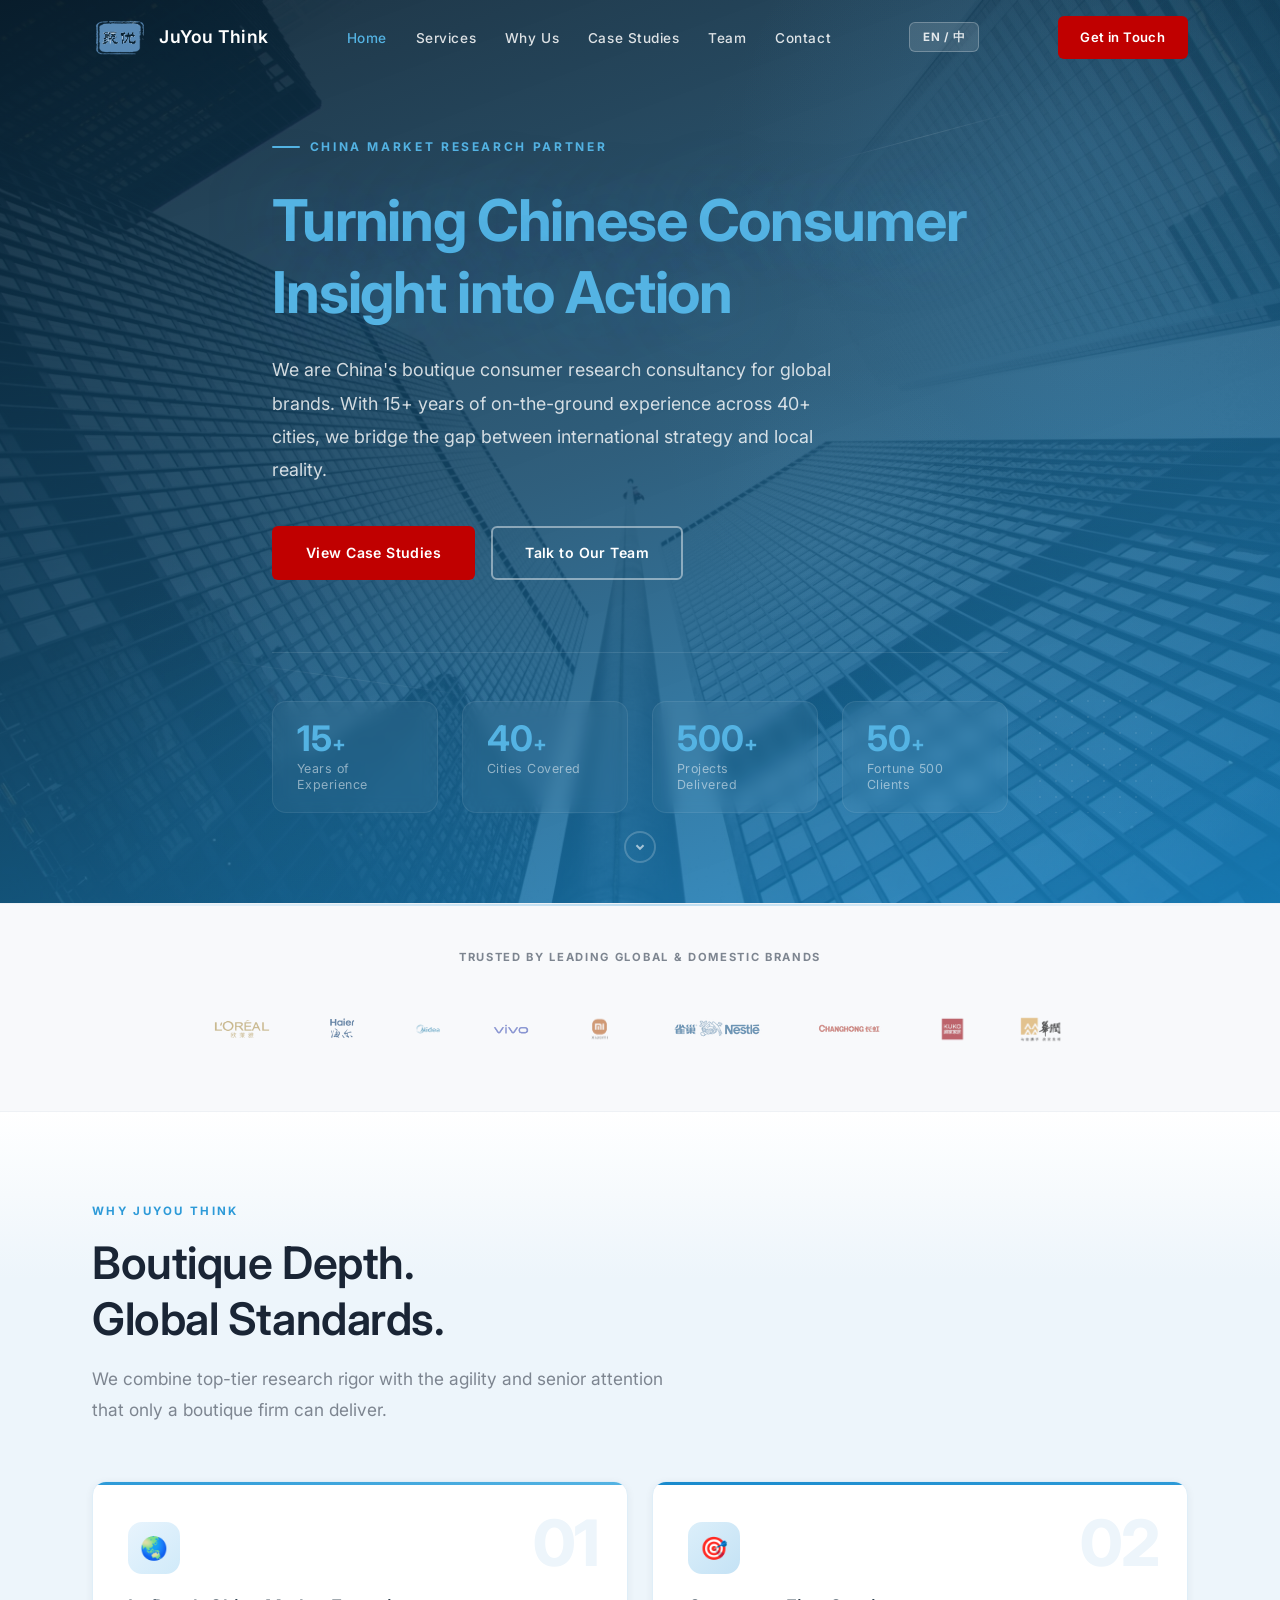
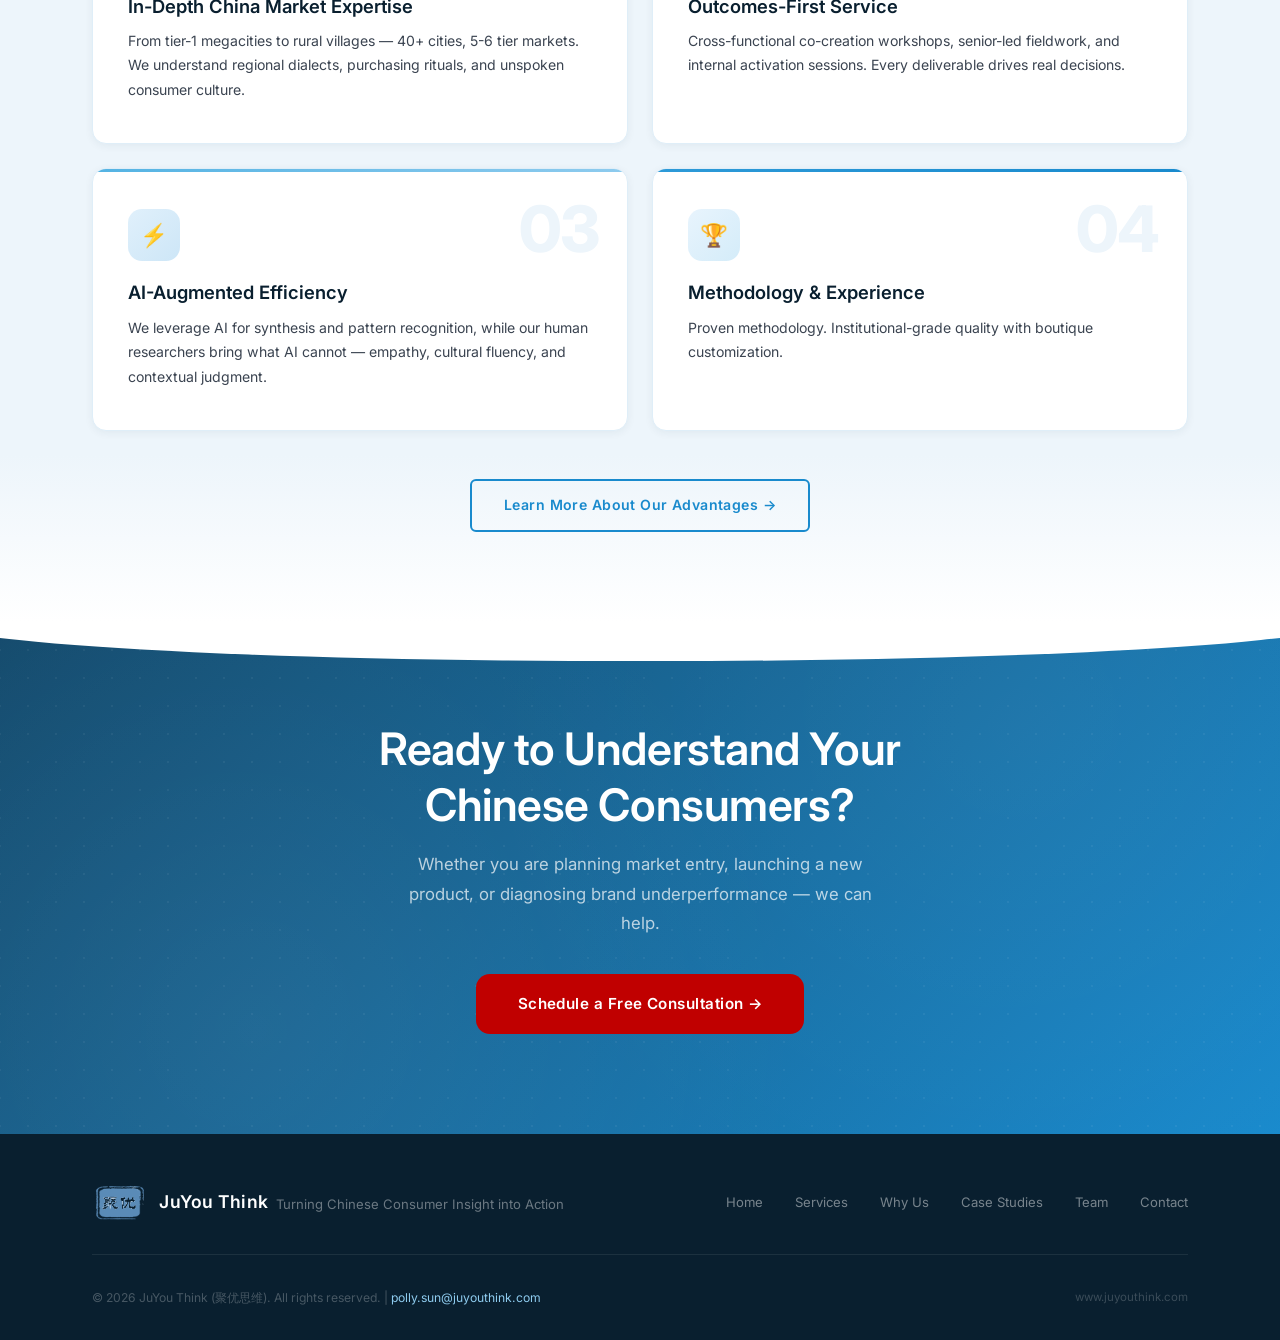
<file: index.html>
<!DOCTYPE html>
<html lang="en">
<head>
  <meta charset="UTF-8" />
  <meta name="viewport" content="width=device-width, initial-scale=1.0" />
  <title>JuYou Think | Consumer Insights & Market Research in China</title>
  <meta name="description" content="JuYou Think is a boutique market research and consumer insights consultancy specializing in China market entry and localization for global brands." />
  <link rel="preconnect" href="https://fonts.googleapis.com" />
  <link rel="preconnect" href="https://fonts.gstatic.com" crossorigin />
  <link href="https://fonts.googleapis.com/css2?family=Inter:wght@300;400;500;600;700&display=swap" rel="stylesheet" />
  <style>
    *, *::before, *::after { box-sizing: border-box; margin: 0; padding: 0; }
    :root {
      --blue-900: #091F2F;
      --blue-800: #0D2F47;
      --blue-700: #144A6C;
      --blue-600: #198ACD;
      --blue-500: #2D9AD8;
      --blue-400: #54B3E3;
      --blue-300: #8ECBEE;
      --blue-200: #C1E1F5;
      --blue-100: #DFEEF8;
      --blue-50:  #EDF5FB;
      --red:      #C00000;
      --red-light: #D33;
      --white:   #FFFFFF;
      --off-white: #F8F9FB;
      --gray-100: #EEF1F5;
      --gray-300: #C8CDD5;
      --gray-500: #7D8590;
      --gray-700: #3B4451;
      --text:    #1A2535;
      --serif: 'Inter', -apple-system, 'Microsoft YaHei', '微软雅黑', sans-serif;
      --sans:  'Inter', -apple-system, 'Microsoft YaHei', '微软雅黑', sans-serif;
      --shadow-sm: 0 2px 8px rgba(15,43,70,0.06);
      --shadow-md: 0 8px 30px rgba(15,43,70,0.10);
      --shadow-lg: 0 20px 60px rgba(15,43,70,0.14);
      --radius: 6px;
      --radius-lg: 14px;
      --transition: 0.3s cubic-bezier(0.4,0,0.2,1);
    }
    html { scroll-behavior: smooth; }
    body { font-family: var(--sans); color: var(--text); background: var(--white); line-height: 1.6; -webkit-font-smoothing: antialiased; }
    a { color: inherit; }

    /* ===== TYPOGRAPHY ===== */
    h1, h2, h3, h4 { font-family: var(--serif); line-height: 1.25; }
    h1 { font-size: clamp(2.2rem, 4.5vw, 3.8rem); font-weight: 700; letter-spacing: -0.02em; }
    h2 { font-size: clamp(1.8rem, 3.5vw, 2.8rem); font-weight: 600; letter-spacing: -0.01em; }
    h3 { font-size: clamp(1.15rem, 2vw, 1.5rem); font-weight: 600; }
    h4 { font-size: 1rem; font-weight: 600; }
    p  { font-size: 1rem; line-height: 1.75; color: var(--gray-700); }

    /* ===== LAYOUT ===== */
    .container { max-width: 1160px; margin: 0 auto; padding: 0 2rem; }
    .section { padding: 90px 0; }
    .section-label {
      font-family: var(--sans); font-size: 0.72rem; font-weight: 700;
      letter-spacing: 0.2em; text-transform: uppercase; color: var(--blue-500);
      margin-bottom: 1rem;
    }
    .section-title { margin-bottom: 1rem; }
    .section-subtitle { font-size: 1.08rem; color: var(--gray-500); max-width: 600px; }
    .text-center { text-align: center; }
    .text-center .section-subtitle { margin: 0 auto 2.5rem; }
    .grid-2 { display: grid; grid-template-columns: 1fr 1fr; gap: 3.5rem; align-items: center; }
    .grid-3 { display: grid; grid-template-columns: repeat(3, 1fr); gap: 2rem; }
    .grid-4 { display: grid; grid-template-columns: repeat(4, 1fr); gap: 1.5rem; }

    /* ===== BUTTONS ===== */
    .btn {
      display: inline-flex; align-items: center; gap: 0.5rem;
      padding: 0.85rem 2rem; font-size: 0.88rem; font-weight: 600;
      letter-spacing: 0.03em; text-decoration: none;
      border-radius: var(--radius); transition: var(--transition);
      cursor: pointer; border: 2px solid transparent;
    }
    .btn-primary { background: var(--blue-600); color: var(--white); }
    .btn-primary:hover { background: var(--blue-700); transform: translateY(-1px); box-shadow: var(--shadow-md); }
    .btn-red { background: var(--red); color: var(--white); }
    .btn-red:hover { background: var(--red-light); transform: translateY(-1px); box-shadow: var(--shadow-md); }
    .btn-outline { background: transparent; color: var(--white); border-color: rgba(255,255,255,0.45); }
    .btn-outline:hover { background: rgba(255,255,255,0.1); border-color: var(--white); }
    .btn-outline-blue { background: transparent; color: var(--blue-600); border-color: var(--blue-600); }
    .btn-outline-blue:hover { background: var(--blue-600); color: var(--white); }

    /* ===== NAVIGATION ===== */
    .nav {
      position: fixed; top: 0; left: 0; right: 0; z-index: 1000;
      padding: 1rem 0; transition: var(--transition);
    }
    .nav.scrolled {
      background: rgba(255,255,255,0.97); backdrop-filter: blur(12px);
      padding: 0.7rem 0;
      box-shadow: 0 1px 20px rgba(15,43,70,0.08);
    }
    .nav.scrolled .nav-links a { color: var(--gray-700); }
    .nav.scrolled .nav-links a:hover { color: var(--blue-600); }
    .nav.scrolled .nav-cta { background: var(--blue-600); color: var(--white); }
    .nav-inner { display: flex; align-items: center; justify-content: space-between; }
    .nav-logo { display: flex; align-items: center; gap: 0.7rem; text-decoration: none; }
    .nav-logo-icon {
      height: 40px; width: auto; display: flex; align-items: center;
    }
    .nav-logo-icon img { height: 100%; width: auto; }
    .nav-logo-text {
      font-family: var(--serif); font-size: 1.1rem; color: var(--white);
      font-weight: 600; letter-spacing: 0.02em;
      transition: color var(--transition);
    }
    .nav.scrolled .nav-logo-text { color: var(--blue-900); }
    .nav-links { display: flex; align-items: center; gap: 1.8rem; list-style: none; }
    .nav-links a {
      font-size: 0.85rem; font-weight: 500; letter-spacing: 0.04em;
      color: rgba(255,255,255,0.85); text-decoration: none; transition: color var(--transition);
    }
    .nav-links a:hover { color: var(--blue-400); }
    .nav-links a.active { color: var(--blue-400); }
    .nav-cta { font-size: 0.82rem; padding: 0.55rem 1.3rem; }
    .lang-toggle {
      font-size: 0.72rem; font-weight: 700; letter-spacing: 0.06em;
      color: rgba(255,255,255,0.85); background: rgba(255,255,255,0.12);
      border: 1px solid rgba(255,255,255,0.25); border-radius: var(--radius);
      padding: 0.4rem 0.8rem; cursor: pointer; transition: var(--transition);
      font-family: var(--sans);
    }
    .lang-toggle:hover { background: rgba(255,255,255,0.25); color: var(--white); }
    .nav.scrolled .lang-toggle { color: var(--blue-700); background: var(--blue-50); border-color: var(--blue-200); }
    .nav.scrolled .lang-toggle:hover { background: var(--blue-100); color: var(--blue-900); }

    /* ===== HERO ===== */
    @keyframes floatCircle1 { 0%,100% { transform: translate(0,0) scale(1); } 50% { transform: translate(30px,-30px) scale(1.05); } }
    @keyframes floatCircle2 { 0%,100% { transform: translate(0,0) scale(1); } 50% { transform: translate(-25px,20px) scale(1.03); } }
    @keyframes floatLine1 { 0%,100% { opacity: 0.6; } 50% { opacity: 1; } }
    @keyframes scrollHint { 0%,100% { opacity: 0.4; transform: translateY(0); } 50% { opacity: 1; transform: translateY(8px); } }
    @keyframes statReveal { 0% { opacity: 0; transform: translateY(16px); } 100% { opacity: 1; transform: translateY(0); } }
    .hero {
      min-height: 100vh; display: flex; align-items: center;
      position: relative; overflow: hidden;
      background: linear-gradient(160deg, rgba(9,31,47,0.92) 0%, rgba(20,74,108,0.88) 50%, rgba(25,138,205,0.85) 100%),
                  url('images/hero-city.png') center/cover no-repeat;
    }
    .hero::after {
      content: ''; position: absolute; top: 0; right: 0; width: 50%; height: 100%;
      background: radial-gradient(ellipse at 70% 40%, rgba(84,179,227,0.08) 0%, transparent 70%);
      pointer-events: none;
    }
    .hero-bg-shapes {
      position: absolute; inset: 0; pointer-events: none; overflow: hidden;
    }
    .hero-bg-shapes .circle1 {
      position: absolute; width: 700px; height: 700px; border-radius: 50%;
      background: radial-gradient(circle, rgba(93,173,226,0.15), transparent 70%);
      top: -200px; right: -150px; animation: floatCircle1 14s ease-in-out infinite;
    }
    .hero-bg-shapes .circle2 {
      position: absolute; width: 500px; height: 500px; border-radius: 50%;
      background: radial-gradient(circle, rgba(45,154,216,0.1), transparent 70%);
      bottom: -100px; left: 5%; animation: floatCircle2 18s ease-in-out infinite;
    }
    .hero-bg-shapes .circle3 {
      position: absolute; width: 300px; height: 300px; border-radius: 50%;
      background: radial-gradient(circle, rgba(142,203,238,0.06), transparent 70%);
      top: 40%; left: 55%; animation: floatCircle1 20s ease-in-out infinite reverse;
    }
    .hero-bg-shapes .line1 {
      position: absolute; top: 15%; right: 20%;
      width: 200px; height: 1px; background: linear-gradient(90deg, transparent, rgba(255,255,255,0.12), transparent);
      transform: rotate(-15deg); animation: floatLine1 5s ease-in-out infinite;
    }
    .hero-bg-shapes .line2 {
      position: absolute; bottom: 25%; left: 15%;
      width: 300px; height: 1px; background: linear-gradient(90deg, transparent, rgba(255,255,255,0.08), transparent);
      transform: rotate(8deg); animation: floatLine1 6s ease-in-out infinite reverse;
    }
    .hero-bg-shapes .dot-grid {
      position: absolute; bottom: 10%; right: 10%;
      width: 120px; height: 120px;
      background-image: radial-gradient(rgba(255,255,255,0.08) 1px, transparent 1px);
      background-size: 16px 16px;
    }
    .hero-content {
      position: relative; z-index: 1;
      padding: 130px 0 90px; max-width: 820px;
    }
    .hero-eyebrow {
      display: inline-flex; align-items: center; gap: 0.6rem;
      font-size: 0.75rem; font-weight: 700; letter-spacing: 0.22em;
      text-transform: uppercase; color: var(--blue-400);
      margin-bottom: 1.8rem; opacity: 0; animation: statReveal 0.8s ease-out 0.15s forwards;
    }
    .hero-eyebrow::before { content: ''; display: block; width: 28px; height: 2px; background: var(--blue-400); border-radius: 1px; }
    .hero h1 { color: var(--white); margin-bottom: 1.5rem; opacity: 0; animation: statReveal 0.8s ease-out 0.3s forwards; }
    .hero h1 span { color: var(--blue-400); text-shadow: 0 0 80px rgba(84,179,227,0.35); }
    .hero-desc {
      font-size: 1.12rem; color: rgba(255,255,255,0.8);
      max-width: 580px; margin-bottom: 2.5rem; line-height: 1.85;
      opacity: 0; animation: statReveal 0.8s ease-out 0.5s forwards;
    }
    .hero-actions {
      display: flex; gap: 1rem; flex-wrap: wrap;
      opacity: 0; animation: statReveal 0.8s ease-out 0.65s forwards;
    }
    .hero-stats {
      display: flex; gap: 1.5rem; margin-top: 4.5rem; padding-top: 3rem;
      border-top: 1px solid rgba(255,255,255,0.1);
    }
    .hero-stat {
      flex: 1; background: rgba(255,255,255,0.04); border: 1px solid rgba(255,255,255,0.08);
      border-radius: var(--radius-lg); padding: 1.2rem 1.5rem;
      backdrop-filter: blur(8px); transition: var(--transition);
      opacity: 0; animation: statReveal 0.6s ease-out forwards;
    }
    .hero-stat:nth-child(1) { animation-delay: 0.85s; }
    .hero-stat:nth-child(2) { animation-delay: 0.95s; }
    .hero-stat:nth-child(3) { animation-delay: 1.05s; }
    .hero-stat:nth-child(4) { animation-delay: 1.15s; }
    .hero-stat:hover { background: rgba(255,255,255,0.08); border-color: rgba(255,255,255,0.2); transform: translateY(-2px); }
    .hero-stat-num {
      font-family: var(--serif); font-size: 2.2rem; font-weight: 700;
      color: var(--blue-400); display: block; line-height: 1;
    }
    .hero-stat-label { font-size: 0.78rem; color: rgba(255,255,255,0.5); letter-spacing: 0.04em; margin-top: 0.3rem; line-height: 1.3; }
    .hero-scroll-hint {
      position: absolute; bottom: 2.5rem; left: 50%; transform: translateX(-50%);
      width: 32px; height: 32px; border-radius: 50%;
      border: 2px solid rgba(255,255,255,0.2); display: flex; align-items: center; justify-content: center;
      animation: scrollHint 2.5s ease-in-out infinite; cursor: pointer; z-index: 2;
    }
    .hero-scroll-hint::after {
      content: ''; display: block; width: 6px; height: 6px;
      border-right: 2px solid rgba(255,255,255,0.6); border-bottom: 2px solid rgba(255,255,255,0.6);
      transform: rotate(45deg); margin-top: -2px;
    }

    /* ===== CLIENTS STRIP ===== */
    .clients-strip {
      background: var(--off-white); padding: 2.8rem 0;
      border-top: 1px solid var(--gray-100);
      border-bottom: 1px solid var(--gray-100);
      position: relative;
    }
    .clients-strip::before {
      content: ''; position: absolute; top: 0; left: 0; right: 0; height: 2px;
      background: linear-gradient(90deg, transparent, var(--blue-300), var(--blue-500), var(--blue-300), transparent);
      opacity: 0.3;
    }
    .clients-label { font-size: 0.7rem; font-weight: 700; letter-spacing: 0.15em; text-transform: uppercase; color: var(--gray-500); margin-bottom: 1.5rem; text-align: center; }
    .clients-logos { display: flex; align-items: center; justify-content: center; gap: 3rem; flex-wrap: wrap; }
    .client-logo { height: 30px; width: auto; max-width: 130px; opacity: 0.65; transition: all 0.4s ease; filter: grayscale(40%); }
    .client-logo:hover { opacity: 1; filter: grayscale(0%); transform: scale(1.08); }
    .fallback-only { display: none; }
    .clients-logos .client-logo[src=""] ~ .fallback-only,
    .clients-logos:has(.client-logo:not([src])) .fallback-only { display: none; }

    /* ===== FEATURED CASES (Home) ===== */
    .featured-cases { background: var(--white); }
    .cases-grid { display: grid; grid-template-columns: 1fr 1fr; gap: 2rem; margin-top: 3rem; }
    .case-card {
      background: var(--white); border-radius: var(--radius-lg);
      overflow: hidden; box-shadow: var(--shadow-sm);
      border: 1px solid var(--gray-100);
      transition: var(--transition);
    }
    .case-card:hover { box-shadow: var(--shadow-lg); transform: translateY(-4px); border-color: var(--blue-200); }
    .case-header {
      padding: 1.6rem 2rem 1.4rem;
      background: linear-gradient(135deg, var(--blue-700), var(--blue-600));
      position: relative; overflow: hidden;
    }
    .case-header::after {
      content: ''; position: absolute; bottom: -20px; right: -20px;
      width: 100px; height: 100px; border-radius: 50%;
      background: rgba(255,255,255,0.04);
    }
    .case-industry { font-size: 0.68rem; font-weight: 700; letter-spacing: 0.15em; text-transform: uppercase; color: var(--blue-400); margin-bottom: 0.5rem; }
    .case-header h3 { color: var(--white); font-size: 1.05rem; line-height: 1.4; }
    .case-body { padding: 1.8rem 2rem; }
    .case-meta { display: flex; gap: 2rem; margin-bottom: 1rem; }
    .case-meta-label { font-size: 0.68rem; font-weight: 700; letter-spacing: 0.1em; text-transform: uppercase; color: var(--gray-500); }
    .case-meta-value { font-size: 0.85rem; font-weight: 600; color: var(--blue-700); margin-top: 0.15rem; }
    .case-insight { font-size: 0.86rem; line-height: 1.65; }

    /* ===== WHY SECTION (Home) ===== */
    .why { background: linear-gradient(180deg, var(--white) 0%, var(--blue-50) 15%, var(--blue-50) 85%, var(--white) 100%); }
    .why-grid { display: grid; grid-template-columns: 1fr 1fr; gap: 1.5rem; margin-top: 3.5rem; }
    .why-card {
      padding: 2.5rem 2.2rem; border-radius: var(--radius-lg);
      transition: all 0.4s cubic-bezier(0.4,0,0.2,1); position: relative; overflow: hidden;
      background: var(--white); box-shadow: var(--shadow-sm);
      border: 1px solid var(--blue-100);
    }
    .why-card::before {
      content: ''; position: absolute; top: 0; left: 0; right: 0; height: 3px;
      border-radius: 3px 3px 0 0;
      transition: height 0.3s ease;
    }
    .why-card:nth-child(1)::before { background: linear-gradient(90deg, var(--blue-500), var(--blue-400)); }
    .why-card:nth-child(2)::before { background: linear-gradient(90deg, var(--blue-600), var(--blue-500)); }
    .why-card:nth-child(3)::before { background: linear-gradient(90deg, var(--blue-400), var(--blue-300)); }
    .why-card:nth-child(4)::before { background: linear-gradient(90deg, var(--blue-500), var(--blue-600)); }
    .why-card:hover { transform: translateY(-6px); box-shadow: var(--shadow-lg); border-color: var(--blue-200); }
    .why-card:hover::before { height: 4px; }
    .why-card-icon {
      width: 52px; height: 52px; border-radius: 14px; display: flex; align-items: center; justify-content: center;
      font-size: 1.4rem; margin-bottom: 1.3rem; position: relative; z-index: 1;
    }
    .why-card:nth-child(1) .why-card-icon { background: linear-gradient(135deg, #E8F4FD, #D0EAF9); }
    .why-card:nth-child(2) .why-card-icon { background: linear-gradient(135deg, #DCEFFA, #C4E2F5); }
    .why-card:nth-child(3) .why-card-icon { background: linear-gradient(135deg, #E0F0FB, #CDE6F7); }
    .why-card:nth-child(4) .why-card-icon { background: linear-gradient(135deg, #E8F4FD, #D4ECF9); }
    .why-card-num {
      position: absolute; top: 1.8rem; right: 1.8rem;
      font-family: 'Inter', sans-serif; font-size: 4rem; font-weight: 800;
      color: var(--blue-50); line-height: 1; pointer-events: none;
      transition: color 0.4s ease;
      letter-spacing: -0.03em;
    }
    .why-card:hover .why-card-num { color: rgba(25,138,205,0.08); }
    .why-card h3 { margin-bottom: 0.7rem; font-size: 1.15rem; color: var(--blue-900); position: relative; z-index: 1; }
    .why-card p { font-size: 0.88rem; position: relative; z-index: 1; }

    /* ===== CTA BANNER ===== */
    .cta-banner {
      background: linear-gradient(135deg, var(--blue-700) 0%, var(--blue-600) 100%);
      padding: 100px 0; text-align: center; position: relative; overflow: hidden;
    }
    .cta-banner::before {
      content: ''; position: absolute; top: -1px; left: 0; right: 0; height: 40px;
      background: var(--white);
      clip-path: ellipse(55% 100% at 50% 0%);
    }
    .cta-banner::after {
      content: ''; position: absolute; inset: 0;
      background-image:
        radial-gradient(circle at 20% 80%, rgba(255,255,255,0.05) 0%, transparent 50%),
        radial-gradient(circle at 80% 20%, rgba(255,255,255,0.04) 0%, transparent 50%),
        radial-gradient(rgba(255,255,255,0.05) 1px, transparent 1px);
      background-size: 100% 100%, 100% 100%, 28px 28px;
      background-position: 0 0, 0 0, 14px 14px;
    }
    .cta-banner .container { position: relative; z-index: 1; }
    .cta-banner h2 { color: var(--white); margin-bottom: 1rem; }
    .cta-banner p { color: rgba(255,255,255,0.7); max-width: 500px; margin: 0 auto 2.2rem; font-size: 1.05rem; }
    .cta-banner .btn { position: relative; z-index: 1; font-size: 0.95rem; padding: 1rem 2.5rem; border-radius: var(--radius-lg); transition: all 0.35s ease; }
    .cta-banner .btn:hover { transform: translateY(-2px); box-shadow: 0 12px 40px rgba(192,0,0,0.35); }

    /* ===== FOOTER ===== */
    .footer { background: var(--blue-900); padding: 3rem 0 2rem; }
    .footer-inner {
      display: flex; justify-content: space-between; align-items: center;
      flex-wrap: wrap; gap: 1.5rem; padding-bottom: 2rem;
      border-bottom: 1px solid rgba(255,255,255,0.08);
    }
    .footer-tagline { font-size: 0.82rem; color: rgba(255,255,255,0.4); margin-top: 0.3rem; margin-left: 0.5rem; }
    .footer-links { display: flex; gap: 2rem; list-style: none; }
    .footer-links a { font-size: 0.82rem; color: rgba(255,255,255,0.45); text-decoration: none; transition: color var(--transition); }
    .footer-links a:hover { color: var(--blue-400); }
    .footer-bottom { display: flex; justify-content: space-between; align-items: center; margin-top: 2rem; flex-wrap: wrap; gap: 1rem; }
    .footer-bottom p { font-size: 0.76rem; color: rgba(255,255,255,0.25); }
    .footer-bottom a { color: var(--blue-300); text-decoration: none; }

    /* ===== RESPONSIVE ===== */
    @media (max-width: 1024px) {
      .grid-3 { grid-template-columns: repeat(2, 1fr); }
    }
    @media (max-width: 768px) {
      .section { padding: 60px 0; }
      .grid-2, .why-grid, .cases-grid { grid-template-columns: 1fr; }
      .grid-3 { grid-template-columns: 1fr; }
      .hero-content { padding: 110px 0 60px; }
      .hero-stats { flex-wrap: wrap; gap: 0.75rem; }
      .hero-stat { flex: 0 0 calc(50% - 0.5rem); }
      .hero-scroll-hint { bottom: 1rem; }
      .why-card { padding: 2rem 1.5rem; }
      .why-card-num { font-size: 3rem; top: 1.2rem; right: 1.2rem; }
      .nav-links { display: none; }
      .footer-inner { flex-direction: column; align-items: flex-start; }
    }
  </style>
</head>
<body>

  <!-- NAVIGATION -->
  <nav class="nav" id="navbar">
    <div class="container">
      <div class="nav-inner">
        <a href="index.html" class="nav-logo">
          <div class="nav-logo-icon"><img src="images/juyou-logo-blue.png" alt="聚优思维" /></div>
          <span class="nav-logo-text"><span class="lang-en">JuYou Think</span><span class="lang-zh" style="display:none">聚优</span></span>
        </a>
        <ul class="nav-links">
          <li><a href="index.html" class="active"><span class="lang-en">Home</span><span class="lang-zh" style="display:none">首页</span></a></li>
          <li><a href="services.html"><span class="lang-en">Services</span><span class="lang-zh" style="display:none">服务</span></a></li>
          <li><a href="why-us.html"><span class="lang-en">Why Us</span><span class="lang-zh" style="display:none">优势</span></a></li>
          <li><a href="cases.html"><span class="lang-en">Case Studies</span><span class="lang-zh" style="display:none">案例</span></a></li>
          <li><a href="team.html"><span class="lang-en">Team</span><span class="lang-zh" style="display:none">团队</span></a></li>
          <li><a href="contact.html"><span class="lang-en">Contact</span><span class="lang-zh" style="display:none">联系</span></a></li>
        </ul>
        <button class="lang-toggle" id="langToggle" onclick="toggleLang()" title="Switch Language">EN / 中</button>
        <a href="contact.html" class="btn btn-red nav-cta"><span class="lang-en">Get in Touch</span><span class="lang-zh" style="display:none">联系我们</span></a>
      </div>
    </div>
  </nav>

  <!-- HERO -->
  <section class="hero" id="home">
    <div class="hero-bg-shapes">
      <div class="circle1"></div>
      <div class="circle2"></div>
      <div class="circle3"></div>
      <div class="line1"></div>
      <div class="line2"></div>
      <div class="dot-grid"></div>
    </div>
    <div class="container">
      <div class="hero-content">
        <div class="hero-eyebrow"><span class="lang-en">China Market Research Partner</span><span class="lang-zh" style="display:none">中国市场研究合作伙伴</span></div>
        <h1><span class="lang-en">Turning Chinese Consumer<br/><span>Insight into Action</span></span><span class="lang-zh" style="display:none">让中国消费者洞察<br/><span>转化为行动</span></span></h1>
        <p class="hero-desc">
          <span class="lang-en">We are China's boutique consumer research consultancy for global brands. With 15+ years of on-the-ground experience across 40+ cities, we bridge the gap between international strategy and local reality.</span>
          <span class="lang-zh" style="display:none">我们是面向全球品牌的中国精品消费者研究咨询公司。凭借15年以上、覆盖40+城市的实地经验，我们帮助品牌跨越国际战略与本地现实之间的鸿沟。</span>
        </p>
        <div class="hero-actions">
          <a href="cases.html" class="btn btn-red"><span class="lang-en">View Case Studies</span><span class="lang-zh" style="display:none">查看案例</span></a>
          <a href="contact.html" class="btn btn-outline"><span class="lang-en">Talk to Our Team</span><span class="lang-zh" style="display:none">与团队交流</span></a>
        </div>
        <div class="hero-stats">
          <div class="hero-stat">
            <span class="hero-stat-num">15<span style="font-size:1.3rem">+</span></span>
            <div class="hero-stat-label"><span class="lang-en">Years of Experience</span><span class="lang-zh" style="display:none">年行业经验</span></div>
          </div>
          <div class="hero-stat">
            <span class="hero-stat-num">40<span style="font-size:1.3rem">+</span></span>
            <div class="hero-stat-label"><span class="lang-en">Cities Covered</span><span class="lang-zh" style="display:none">覆盖城市</span></div>
          </div>
          <div class="hero-stat">
            <span class="hero-stat-num">500<span style="font-size:1.3rem">+</span></span>
            <div class="hero-stat-label"><span class="lang-en">Projects Delivered</span><span class="lang-zh" style="display:none">完成项目</span></div>
          </div>
          <div class="hero-stat">
            <span class="hero-stat-num">50<span style="font-size:1.3rem">+</span></span>
            <div class="hero-stat-label"><span class="lang-en">Fortune 500 Clients</span><span class="lang-zh" style="display:none">世界500强客户</span></div>
          </div>
        </div>
      </div>
      <div class="hero-scroll-hint"></div>
    </div>
  </section>

  <!-- CLIENTS STRIP -->
  <div class="clients-strip">
    <div class="container">
      <div class="clients-label"><span class="lang-en">Trusted by Leading Global & Domestic Brands</span><span class="lang-zh" style="display:none">深受全球与国内领先品牌信赖</span></div>
      <div class="clients-logos">
        <img src="images/logo_loreal.png" alt="L'Oréal" class="client-logo" onerror="this.style.display='none'" />
        <img src="images/logo_haier.png" alt="Haier" class="client-logo" onerror="this.style.display='none'" />
        <img src="images/logo_midea.png" alt="Midea" class="client-logo" onerror="this.style.display='none'" />
        <img src="images/logo_vivo.png" alt="Vivo" class="client-logo" onerror="this.style.display='none'" />
        <img src="images/logo_xiaomi.png" alt="Xiaomi" class="client-logo" onerror="this.style.display='none'" />
        <img src="images/logo_nestle.png" alt="Nestlé" class="client-logo" style="height:75px;max-width:none" onerror="this.style.display='none'" />
        <img src="images/logo_changhong.png" alt="Changhong" class="client-logo" style="height:75px;max-width:none" onerror="this.style.display='none'" />
        <img src="images/logo_kuka.png" alt="KUKA Home" class="client-logo" onerror="this.style.display='none'" />
        <img src="images/logo_china_resources.png" alt="China Resources" class="client-logo" onerror="this.style.display='none'" />
        <!-- Fallback: text names if logo images are missing -->
        <span class="client-name fallback-only">L'Oréal</span>
        <span class="client-name fallback-only">Haier</span>
        <span class="client-name fallback-only">Midea</span>
        <span class="client-name fallback-only">Vivo</span>
        <span class="client-name fallback-only">Xiaomi</span>
        <span class="client-name fallback-only">Nestlé</span>
        <span class="client-name fallback-only">Changhong</span>
        <span class="client-name fallback-only">KUKA Home</span>
        <span class="client-name fallback-only">China Resources</span>
      </div>
    </div>
  </div>

  <!-- WHY US (Summary) -->
  <section class="why section">
    <div class="container">
      <div style="max-width:580px">
        <div class="section-label"><span class="lang-en">Why JuYou Think</span><span class="lang-zh" style="display:none">为何选择聚优思维</span></div>
        <h2 class="section-title"><span class="lang-en">Boutique Depth.<br/>Global Standards.</span><span class="lang-zh" style="display:none">精品深度<br/>全球标准</span></h2>
        <p class="section-subtitle"><span class="lang-en">We combine top-tier research rigor with the agility and senior attention that only a boutique firm can deliver.</span><span class="lang-zh" style="display:none">我们将顶级研究严谨性与精品公司独有的敏捷性和资深关注相结合。</span></p>
      </div>
      <div class="why-grid">
        <div class="why-card">
          <div class="why-card-num">01</div>
          <div class="why-card-icon">🌏</div>
          <h3><span class="lang-en">In-Depth China Market Expertise</span><span class="lang-zh" style="display:none">深入中国市场</span></h3>
          <p><span class="lang-en">From tier-1 megacities to rural villages — 40+ cities, 5-6 tier markets. We understand regional dialects, purchasing rituals, and unspoken consumer culture.</span><span class="lang-zh" style="display:none">从一线城市到乡村——覆盖40+城市、5-6级市场。我们理解方言差异、购买仪式和默会消费文化。</span></p>
        </div>
        <div class="why-card">
          <div class="why-card-num">02</div>
          <div class="why-card-icon">🎯</div>
          <h3><span class="lang-en">Outcomes-First Service</span><span class="lang-zh" style="display:none">结果导向服务</span></h3>
          <p><span class="lang-en">Cross-functional co-creation workshops, senior-led fieldwork, and internal activation sessions. Every deliverable drives real decisions.</span><span class="lang-zh" style="display:none">跨职能共创工作坊、资深主导实地调研、内部激活会议。每项交付物都驱动真实决策。</span></p>
        </div>
        <div class="why-card">
          <div class="why-card-num">03</div>
          <div class="why-card-icon">⚡</div>
          <h3><span class="lang-en">AI-Augmented Efficiency</span><span class="lang-zh" style="display:none">AI增强效率</span></h3>
          <p><span class="lang-en">We leverage AI for synthesis and pattern recognition, while our human researchers bring what AI cannot — empathy, cultural fluency, and contextual judgment.</span><span class="lang-zh" style="display:none">我们利用AI进行整合与模式识别，同时由人类研究员提供AI无法替代的能力——同理心、文化敏锐度和情境判断。</span></p>
        </div>
        <div class="why-card">
          <div class="why-card-num">04</div>
          <div class="why-card-icon">🏆</div>
          <h3><span class="lang-en">Methodology &amp; Experience</span><span class="lang-zh" style="display:none">方法论与经验</span></h3>
          <p><span class="lang-en">Proven methodology. Institutional-grade quality with boutique customization.</span><span class="lang-zh" style="display:none">完善的方法论，机构级质量，搭配精品定制。</span></p>
        </div>
      </div>
      <div style="text-align:center;margin-top:3rem">
        <a href="why-us.html" class="btn btn-outline-blue"><span class="lang-en">Learn More About Our Advantages →</span><span class="lang-zh" style="display:none">了解更多优势 →</span></a>
      </div>
    </div>
  </section>

  <!-- CTA BANNER -->
  <section class="cta-banner">
    <div class="container" style="position:relative;z-index:1">
      <h2><span class="lang-en">Ready to Understand Your<br/>Chinese Consumers?</span><span class="lang-zh" style="display:none">准备好深入了解<br/>中国消费者了吗？</span></h2>
      <p><span class="lang-en">Whether you are planning market entry, launching a new product, or diagnosing brand underperformance — we can help.</span><span class="lang-zh" style="display:none">无论您是计划进入市场、推出新产品，还是诊断品牌表现不佳——我们都能提供帮助。</span></p>
      <a href="contact.html" class="btn btn-red"><span class="lang-en">Schedule a Free Consultation →</span><span class="lang-zh" style="display:none">预约免费咨询 →</span></a>
    </div>
  </section>

  <!-- FOOTER -->
  <footer class="footer">
    <div class="container">
      <div class="footer-inner">
        <div style="display:flex;align-items:center">
          <a href="index.html" class="nav-logo">
            <div class="nav-logo-icon"><img src="images/juyou-logo-blue.png" alt="聚优思维" /></div>
            <span class="nav-logo-text"><span class="lang-en">JuYou Think</span><span class="lang-zh" style="display:none">聚优</span></span>
          </a>
          <span class="footer-tagline">Turning Chinese Consumer Insight into Action</span>
        </div>
        <ul class="footer-links">
          <li><a href="index.html"><span class="lang-en">Home</span><span class="lang-zh" style="display:none">首页</span></a></li>
          <li><a href="services.html"><span class="lang-en">Services</span><span class="lang-zh" style="display:none">服务</span></a></li>
          <li><a href="why-us.html"><span class="lang-en">Why Us</span><span class="lang-zh" style="display:none">优势</span></a></li>
          <li><a href="cases.html"><span class="lang-en">Case Studies</span><span class="lang-zh" style="display:none">案例</span></a></li>
          <li><a href="team.html"><span class="lang-en">Team</span><span class="lang-zh" style="display:none">团队</span></a></li>
          <li><a href="contact.html"><span class="lang-en">Contact</span><span class="lang-zh" style="display:none">联系</span></a></li>
        </ul>
      </div>
      <div class="footer-bottom">
        <p>&copy; 2026 JuYou Think (聚优思维). All rights reserved. | <a href="mailto:polly.sun@juyouthink.com">polly.sun@juyouthink.com</a></p>
        <p style="font-size:0.72rem;color:rgba(255,255,255,0.2)">www.juyouthink.com</p>
      </div>
    </div>
  </footer>

  <script>
    window.addEventListener('scroll', () => {
      document.getElementById('navbar').classList.toggle('scrolled', window.scrollY > 60);
    });

    // Scroll-reveal animations
    const revealObserver = new IntersectionObserver((entries) => {
      entries.forEach(entry => {
        if (entry.isIntersecting) {
          entry.target.style.opacity = '1';
          entry.target.style.transform = 'translateY(0)';
          revealObserver.unobserve(entry.target);
        }
      });
    }, { threshold: 0.12, rootMargin: '0px 0px -40px 0px' });

    document.querySelectorAll('.why-card').forEach((el, i) => {
      el.style.opacity = '0';
      el.style.transform = 'translateY(30px)';
      el.style.transition = `opacity 0.6s ease ${i * 0.1}s, transform 0.6s ease ${i * 0.1}s`;
      revealObserver.observe(el);
    });

    // Scroll hint click
    const scrollHint = document.querySelector('.hero-scroll-hint');
    if (scrollHint) {
      scrollHint.addEventListener('click', () => {
        const clientsStrip = document.querySelector('.clients-strip');
        if (clientsStrip) clientsStrip.scrollIntoView({ behavior: 'smooth' });
      });
    }

    // Client logo fallback
    (function() {
      const logos = document.querySelectorAll('.client-logo');
      const fallbacks = document.querySelectorAll('.fallback-only');
      logos.forEach(function(img) {
        if (img.complete && img.naturalWidth > 0) img.dataset.loaded = 'true';
        img.addEventListener('load', function() { img.dataset.loaded = 'true'; updateFallbacks(); });
        img.addEventListener('error', function() { updateFallbacks(); });
      });
      function updateFallbacks() {
        const anyLoaded = Array.from(logos).some(function(img) { return img.dataset.loaded === 'true' || (img.complete && img.naturalWidth > 0); });
        fallbacks.forEach(function(fb) { fb.style.display = anyLoaded ? 'none' : ''; });
      }
      setTimeout(updateFallbacks, 800);
    })();
  </script>
  <script src="lang.js"></script>
</body>
</html>
</file>
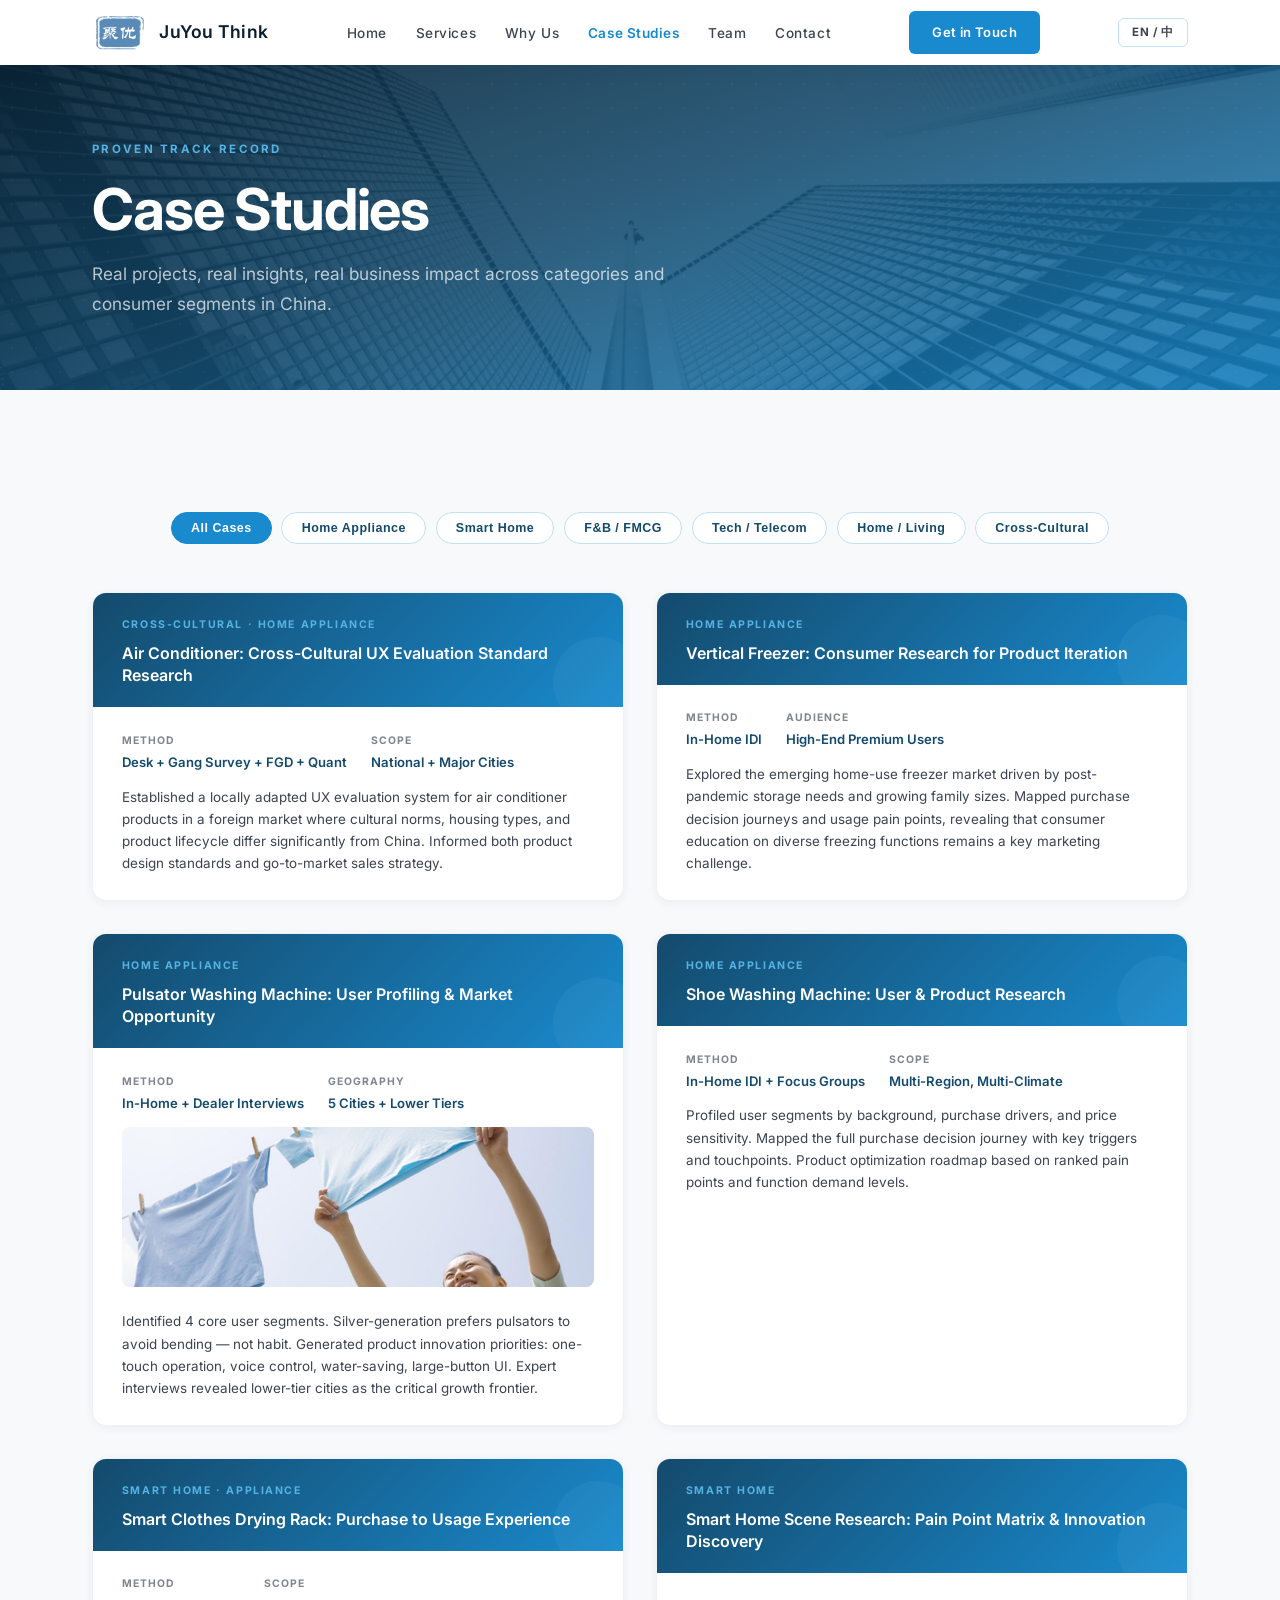
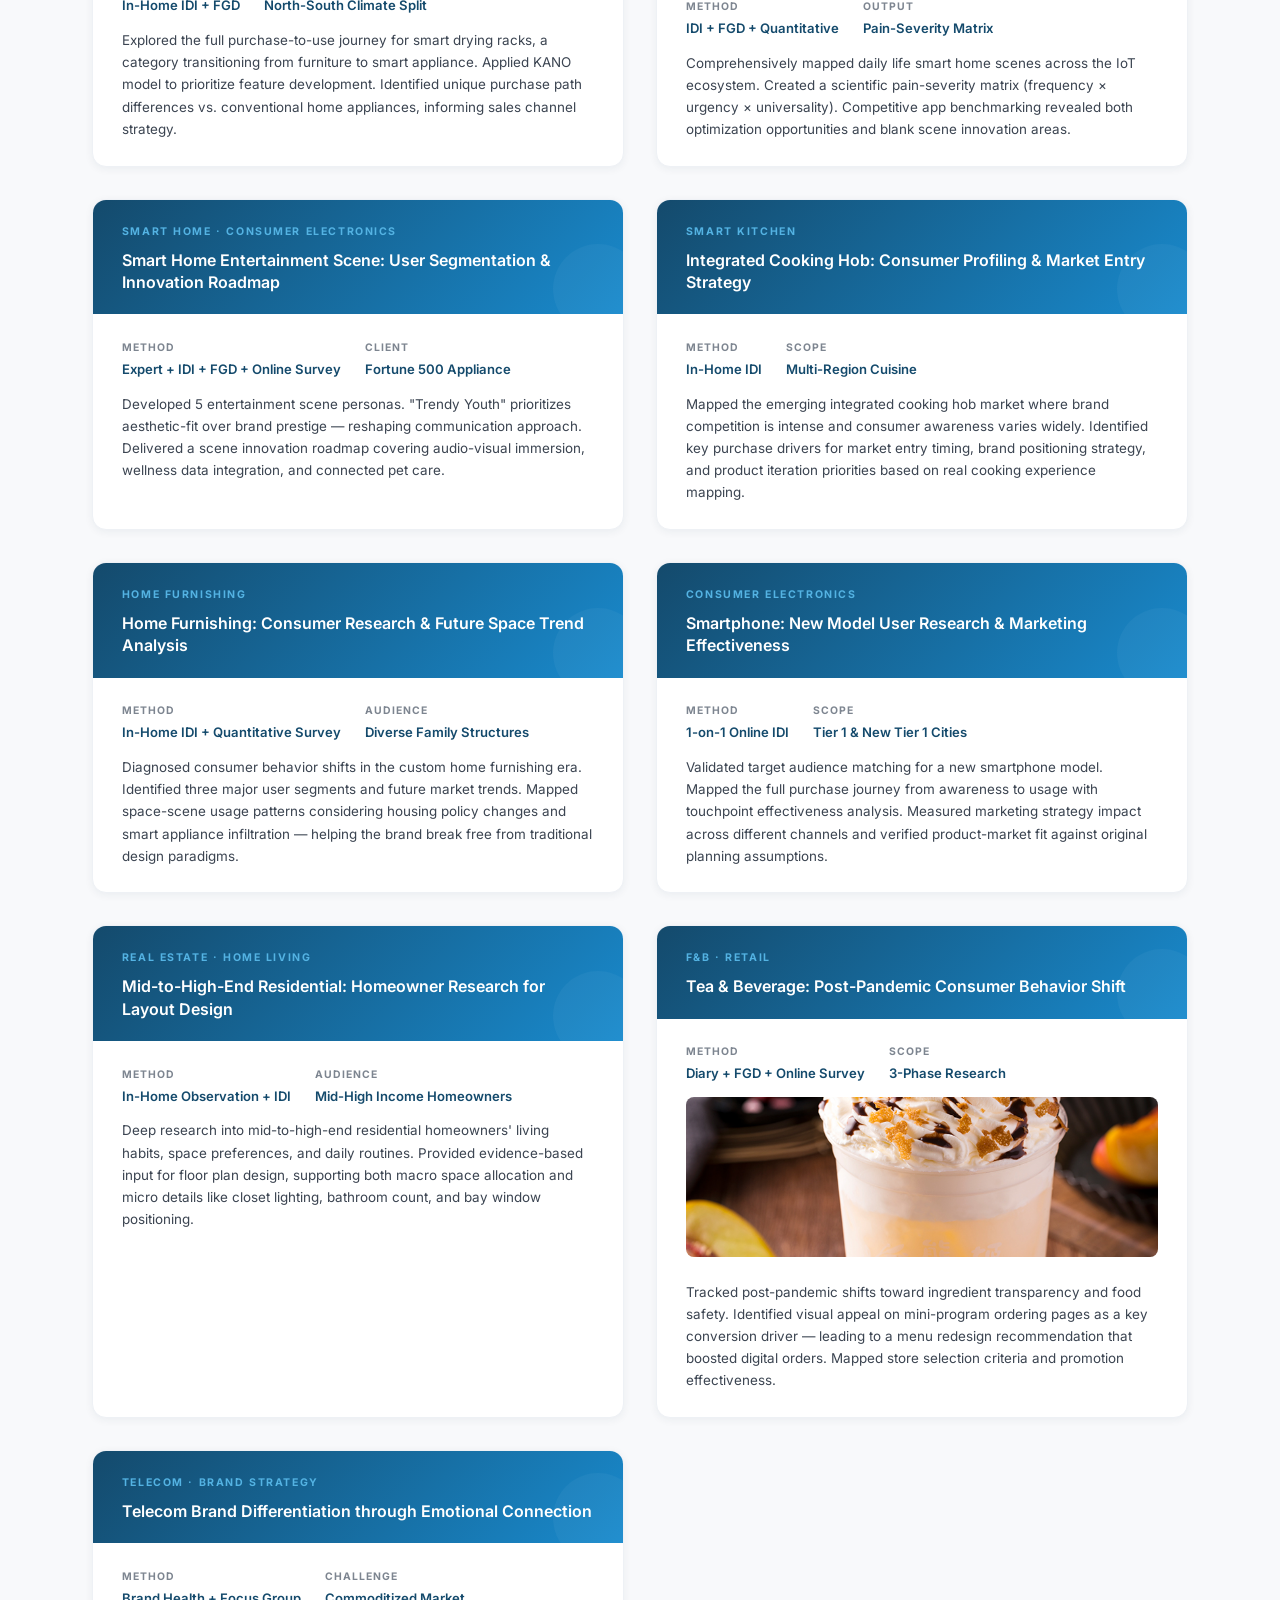
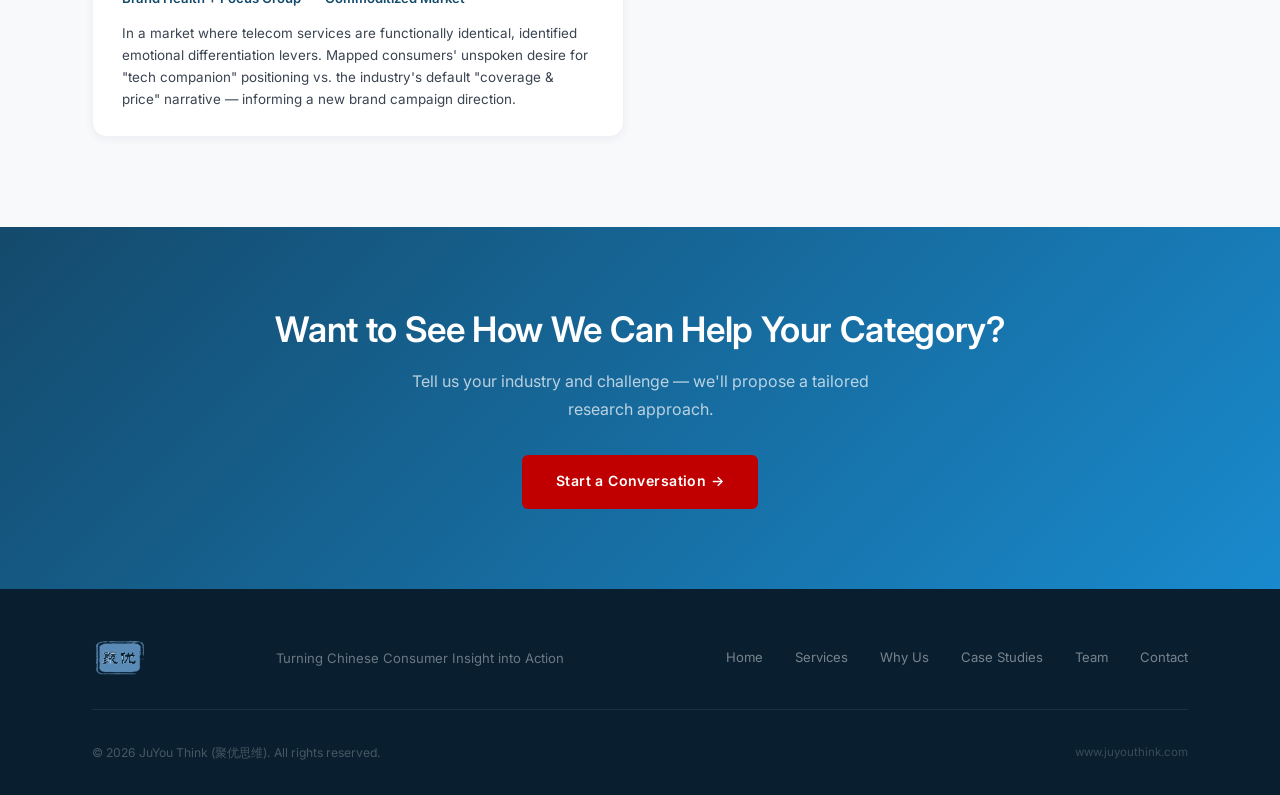
<file: cases.html>
<!DOCTYPE html>
<html lang="en">
<head>
  <meta charset="UTF-8" />
  <meta name="viewport" content="width=device-width, initial-scale=1.0" />
  <title>Case Studies | JuYou Think</title>
  <link rel="preconnect" href="https://fonts.googleapis.com" />
  <link rel="preconnect" href="https://fonts.gstatic.com" crossorigin />
  <link href="https://fonts.googleapis.com/css2?family=Inter:wght@300;400;500;600;700&display=swap" rel="stylesheet" />
  <link rel="stylesheet" href="shared.css" />
  <style>
    .cases-grid { display: grid; grid-template-columns: 1fr 1fr; gap: 2rem; margin-top: 3rem; }
    .case-card {
      background: var(--white); border-radius: var(--radius-lg); overflow: hidden;
      box-shadow: var(--shadow-sm); border: 1px solid var(--gray-100); transition: var(--transition);
    }
    .case-card:hover { box-shadow: var(--shadow-lg); transform: translateY(-3px); border-color: var(--blue-200); }
    .case-header { padding: 1.5rem 1.8rem 1.3rem; background: linear-gradient(135deg, var(--blue-700), var(--blue-600)); position: relative; overflow: hidden; }
    .case-header::after { content:''; position:absolute; bottom:-20px; right:-20px; width:90px; height:90px; border-radius:50%; background:rgba(255,255,255,0.04); }
    .case-industry { font-size: 0.66rem; font-weight: 700; letter-spacing: 0.15em; text-transform: uppercase; color: var(--blue-400); margin-bottom: 0.5rem; }
    .case-header h3 { color: var(--white); font-size: 1rem; line-height: 1.4; }
    .case-body { padding: 1.6rem 1.8rem; }
    .case-meta { display: flex; gap: 1.5rem; margin-bottom: 0.8rem; flex-wrap: wrap; }
    .case-meta-label { font-size: 0.65rem; font-weight: 700; letter-spacing: 0.1em; text-transform: uppercase; color: var(--gray-500); }
    .case-meta-value { font-size: 0.82rem; font-weight: 600; color: var(--blue-700); margin-top: 0.15rem; }
    .case-insight { font-size: 0.84rem; line-height: 1.65; }

    .filter-bar { display: flex; gap: 0.6rem; margin-top: 2rem; flex-wrap: wrap; justify-content: center; }
    .filter-btn {
      padding: 0.5rem 1.2rem; font-size: 0.78rem; font-weight: 600; letter-spacing: 0.04em;
      border: 1px solid var(--blue-200); border-radius: 20px; background: var(--white);
      color: var(--blue-700); cursor: pointer; transition: var(--transition);
    }
    .filter-btn:hover, .filter-btn.active { background: var(--blue-600); color: var(--white); border-color: var(--blue-600); }
    .case-card.hidden { display: none; }

    @media (max-width:768px) { .cases-grid { grid-template-columns: 1fr; } }
  </style>
</head>
<body>
  <nav class="nav nav-page" id="navbar">
    <div class="container"><div class="nav-inner">
      <a href="index.html" class="nav-logo"><div class="nav-logo-icon"><img src="images/juyou-logo-blue.png" alt="聚优思维" /></div><span class="nav-logo-text"><span class="lang-en">JuYou Think</span><span class="lang-zh" style="display:none">聚优</span></span></a>
      <ul class="nav-links">
        <li><a href="index.html"><span class="lang-en">Home</span><span class="lang-zh" style="display:none">首页</span></a></li>
        <li><a href="services.html"><span class="lang-en">Services</span><span class="lang-zh" style="display:none">服务</span></a></li>
        <li><a href="why-us.html"><span class="lang-en">Why Us</span><span class="lang-zh" style="display:none">为什么选我们</span></a></li>
        <li><a href="cases.html" class="active"><span class="lang-en">Case Studies</span><span class="lang-zh" style="display:none">案例研究</span></a></li>
        <li><a href="team.html"><span class="lang-en">Team</span><span class="lang-zh" style="display:none">团队</span></a></li>
        <li><a href="contact.html"><span class="lang-en">Contact</span><span class="lang-zh" style="display:none">联系我们</span></a></li>
      </ul>
      <a href="contact.html" class="btn btn-red nav-cta"><span class="lang-en">Get in Touch</span><span class="lang-zh" style="display:none">联系我们</span></a>
      <button class="lang-toggle" id="langToggle" onclick="toggleLang()" title="Switch Language">EN / 中</button>
    </div></div>
  </nav>

  <section class="page-hero" style="background:linear-gradient(160deg,rgba(9,31,47,0.93) 0%,rgba(20,74,108,0.89) 50%,rgba(25,138,205,0.85) 100%),url('images/hero-city.png') center/cover no-repeat">
    <div class="container">
      <div class="section-label"><span class="lang-en">Proven Track Record</span><span class="lang-zh" style="display:none">实案验证</span></div>
      <h1><span class="lang-en">Case Studies</span><span class="lang-zh" style="display:none">案例研究</span></h1>
      <p class="section-subtitle"><span class="lang-en">Real projects, real insights, real business impact across categories and consumer segments in China.</span><span class="lang-zh" style="display:none">真实项目、真实洞察、真实商业影响，覆盖中国各品类和消费群体。</span></p>
    </div>
  </section>

  <section class="section" style="background:var(--off-white)">
    <div class="container">
      <div class="filter-bar">
        <button class="filter-btn active" data-filter="all"><span class="lang-en">All Cases</span><span class="lang-zh" style="display:none">全部案例</span></button>
        <button class="filter-btn" data-filter="appliance"><span class="lang-en">Home Appliance</span><span class="lang-zh" style="display:none">家电</span></button>
        <button class="filter-btn" data-filter="smart"><span class="lang-en">Smart Home</span><span class="lang-zh" style="display:none">智能家居</span></button>
        <button class="filter-btn" data-filter="fmcg"><span class="lang-en">F&B / FMCG</span><span class="lang-zh" style="display:none">食品饮料/快消</span></button>
        <button class="filter-btn" data-filter="tech"><span class="lang-en">Tech / Telecom</span><span class="lang-zh" style="display:none">科技/通信</span></button>
        <button class="filter-btn" data-filter="home"><span class="lang-en">Home / Living</span><span class="lang-zh" style="display:none">家居生活</span></button>
        <button class="filter-btn" data-filter="cross"><span class="lang-en">Cross-Cultural</span><span class="lang-zh" style="display:none">跨文化</span></button>
      </div>
      <div class="cases-grid" id="casesGrid">

        <!-- Case 1: Air Conditioner Cross-Cultural -->
        <div class="case-card fade-in" data-category="cross">
          <div class="case-header">
            <div class="case-industry"><span class="lang-en">Cross-Cultural · Home Appliance</span><span class="lang-zh" style="display:none">跨文化·家电</span></div>
            <h3><span class="lang-en">Air Conditioner: Cross-Cultural UX Evaluation Standard Research</span><span class="lang-zh" style="display:none">空调：跨文化用户体验评测标准研究</span></h3>
          </div>
          <div class="case-body">
            <div class="case-meta">
              <div><div class="case-meta-label"><span class="lang-en">Method</span><span class="lang-zh" style="display:none">方法</span></div><div class="case-meta-value">Desk + Gang Survey + FGD + Quant</div></div>
              <div><div class="case-meta-label"><span class="lang-en">Scope</span><span class="lang-zh" style="display:none">范围</span></div><div class="case-meta-value"><span class="lang-en">National + Major Cities</span><span class="lang-zh" style="display:none">全国+主要城市</span></div></div>
            </div>
            <p class="case-insight"><span class="lang-en">Established a locally adapted UX evaluation system for air conditioner products in a foreign market where cultural norms, housing types, and product lifecycle differ significantly from China. Informed both product design standards and go-to-market sales strategy.</span><span class="lang-zh" style="display:none">为海外市场建立本地化空调产品用户体验评测体系，该市场文化规范、住房类型和产品生命周期与中国差异显著。研究成果同时指导了产品设计标准和上市销售策略。</span></p>
          </div>
        </div>

        <!-- Case 2: Freezer -->
        <div class="case-card fade-in" data-category="appliance">
          <div class="case-header">
            <div class="case-industry"><span class="lang-en">Home Appliance</span><span class="lang-zh" style="display:none">家电</span></div>
            <h3><span class="lang-en">Vertical Freezer: Consumer Research for Product Iteration</span><span class="lang-zh" style="display:none">立式冷柜：面向产品迭代的消费者研究</span></h3>
          </div>
          <div class="case-body">
            <div class="case-meta">
              <div><div class="case-meta-label"><span class="lang-en">Method</span><span class="lang-zh" style="display:none">方法</span></div><div class="case-meta-value">In-Home IDI</div></div>
              <div><div class="case-meta-label"><span class="lang-en">Audience</span><span class="lang-zh" style="display:none">受众</span></div><div class="case-meta-value"><span class="lang-en">High-End Premium Users</span><span class="lang-zh" style="display:none">高端优质用户</span></div></div>
            </div>
            <p class="case-insight"><span class="lang-en">Explored the emerging home-use freezer market driven by post-pandemic storage needs and growing family sizes. Mapped purchase decision journeys and usage pain points, revealing that consumer education on diverse freezing functions remains a key marketing challenge.</span><span class="lang-zh" style="display:none">探索疫情后存储需求增长和家庭规模扩大驱动的新兴家用冷柜市场。绘制了购买决策旅程和使用痛点地图，揭示消费者对多样化冷冻功能的教育仍是关键营销挑战。</span></p>
          </div>
        </div>

        <!-- Case 3: Pulsator Washing Machine -->
        <div class="case-card fade-in" data-category="appliance">
          <div class="case-header">
            <div class="case-industry"><span class="lang-en">Home Appliance</span><span class="lang-zh" style="display:none">家电</span></div>
            <h3><span class="lang-en">Pulsator Washing Machine: User Profiling & Market Opportunity</span><span class="lang-zh" style="display:none">波轮洗衣机：用户画像与市场机会</span></h3>
          </div>
          <div class="case-body">
            <div class="case-meta">
              <div><div class="case-meta-label"><span class="lang-en">Method</span><span class="lang-zh" style="display:none">方法</span></div><div class="case-meta-value">In-Home + Dealer Interviews</div></div>
              <div><div class="case-meta-label"><span class="lang-en">Geography</span><span class="lang-zh" style="display:none">区域</span></div><div class="case-meta-value"><span class="lang-en">5 Cities + Lower Tiers</span><span class="lang-zh" style="display:none">5城市+下沉市场</span></div></div>
            </div>
            <img src="images/home-appliance.jpeg" alt="Home appliance research" style="width:100%;height:160px;object-fit:cover;border-radius:8px;margin-bottom:1rem" />
            <p class="case-insight"><span class="lang-en">Identified 4 core user segments. Silver-generation prefers pulsators to avoid bending — not habit. Generated product innovation priorities: one-touch operation, voice control, water-saving, large-button UI. Expert interviews revealed lower-tier cities as the critical growth frontier.</span><span class="lang-zh" style="display:none">识别出4类核心用户群体。银发族选择波轮是为避免弯腰——而非习惯。生成产品创新优先级：一键操作、语音控制、节水、大按钮界面。专家访谈揭示下沉市场是关键增长前沿。</span></p>
          </div>
        </div>

        <!-- Case 4: Shoe Washing Machine -->
        <div class="case-card fade-in" data-category="appliance">
          <div class="case-header">
            <div class="case-industry"><span class="lang-en">Home Appliance</span><span class="lang-zh" style="display:none">家电</span></div>
            <h3><span class="lang-en">Shoe Washing Machine: User & Product Research</span><span class="lang-zh" style="display:none">洗鞋机：用户与产品研究</span></h3>
          </div>
          <div class="case-body">
            <div class="case-meta">
              <div><div class="case-meta-label"><span class="lang-en">Method</span><span class="lang-zh" style="display:none">方法</span></div><div class="case-meta-value">In-Home IDI + Focus Groups</div></div>
              <div><div class="case-meta-label"><span class="lang-en">Scope</span><span class="lang-zh" style="display:none">范围</span></div><div class="case-meta-value"><span class="lang-en">Multi-Region, Multi-Climate</span><span class="lang-zh" style="display:none">多区域、多气候</span></div></div>
            </div>
            <p class="case-insight"><span class="lang-en">Profiled user segments by background, purchase drivers, and price sensitivity. Mapped the full purchase decision journey with key triggers and touchpoints. Product optimization roadmap based on ranked pain points and function demand levels.</span><span class="lang-zh" style="display:none">按背景、购买驱动力和价格敏感度描绘用户群体。绘制包含关键触发点和接触点的完整购买决策旅程。基于痛点排序和功能需求层级制定产品优化路线图。</span></p>
          </div>
        </div>

        <!-- Case 5: Smart Clothes Drying Rack -->
        <div class="case-card fade-in" data-category="appliance">
          <div class="case-header">
            <div class="case-industry"><span class="lang-en">Smart Home · Appliance</span><span class="lang-zh" style="display:none">智能家居·家电</span></div>
            <h3><span class="lang-en">Smart Clothes Drying Rack: Purchase to Usage Experience</span><span class="lang-zh" style="display:none">智能晾衣架：从购买到使用体验</span></h3>
          </div>
          <div class="case-body">
            <div class="case-meta">
              <div><div class="case-meta-label"><span class="lang-en">Method</span><span class="lang-zh" style="display:none">方法</span></div><div class="case-meta-value"><span class="lang-en">In-Home IDI + FGD</span><span class="lang-zh" style="display:none">入户深访+座谈会</span></div></div>
              <div><div class="case-meta-label"><span class="lang-en">Scope</span><span class="lang-zh" style="display:none">范围</span></div><div class="case-meta-value"><span class="lang-en">North-South Climate Split</span><span class="lang-zh" style="display:none">南北气候对比</span></div></div>
            </div>
            <p class="case-insight"><span class="lang-en">Explored the full purchase-to-use journey for smart drying racks, a category transitioning from furniture to smart appliance. Applied KANO model to prioritize feature development. Identified unique purchase path differences vs. conventional home appliances, informing sales channel strategy.</span><span class="lang-zh" style="display:none">探索智能晾衣架从购买到使用的全旅程，该品类正从家具向智能家电转型。应用KANO模型优化功能开发优先级。识别出与传统家电不同的独特购买路径差异，为销售渠道策略提供依据。</span></p>
          </div>
        </div>

        <!-- Case 6: Smart Home Scene Research -->
        <div class="case-card fade-in" data-category="smart">
          <div class="case-header">
            <div class="case-industry"><span class="lang-en">Smart Home</span><span class="lang-zh" style="display:none">智能家居</span></div>
            <h3><span class="lang-en">Smart Home Scene Research: Pain Point Matrix & Innovation Discovery</span><span class="lang-zh" style="display:none">智能家居场景研究：痛点矩阵与创新发现</span></h3>
          </div>
          <div class="case-body">
            <div class="case-meta">
              <div><div class="case-meta-label"><span class="lang-en">Method</span><span class="lang-zh" style="display:none">方法</span></div><div class="case-meta-value"><span class="lang-en">IDI + FGD + Quantitative</span><span class="lang-zh" style="display:none">深访+座谈会+定量</span></div></div>
              <div><div class="case-meta-label"><span class="lang-en">Output</span><span class="lang-zh" style="display:none">产出</span></div><div class="case-meta-value"><span class="lang-en">Pain-Severity Matrix</span><span class="lang-zh" style="display:none">痛点-严重度矩阵</span></div></div>
            </div>
            <p class="case-insight"><span class="lang-en">Comprehensively mapped daily life smart home scenes across the IoT ecosystem. Created a scientific pain-severity matrix (frequency × urgency × universality). Competitive app benchmarking revealed both optimization opportunities and blank scene innovation areas.</span><span class="lang-zh" style="display:none">全面绘制物联网生态中日常生活智能家居场景。建立科学痛点-严重度矩阵（频率×紧迫性×普遍性）。竞品APP对标分析揭示优化机会和空白场景创新领域。</span></p>
          </div>
        </div>

        <!-- Case 7: Smart Home Entertainment -->
        <div class="case-card fade-in" data-category="smart">
          <div class="case-header">
            <div class="case-industry"><span class="lang-en">Smart Home · Consumer Electronics</span><span class="lang-zh" style="display:none">智能家居·消费电子</span></div>
            <h3><span class="lang-en">Smart Home Entertainment Scene: User Segmentation & Innovation Roadmap</span><span class="lang-zh" style="display:none">智能家庭娱乐场景：用户细分与创新路线图</span></h3>
          </div>
          <div class="case-body">
            <div class="case-meta">
              <div><div class="case-meta-label"><span class="lang-en">Method</span><span class="lang-zh" style="display:none">方法</span></div><div class="case-meta-value"><span class="lang-en">Expert + IDI + FGD + Online Survey</span><span class="lang-zh" style="display:none">专家+深访+座谈会+在线问卷</span></div></div>
              <div><div class="case-meta-label"><span class="lang-en">Client</span><span class="lang-zh" style="display:none">客户</span></div><div class="case-meta-value"><span class="lang-en">Fortune 500 Appliance</span><span class="lang-zh" style="display:none">世界500强家电企业</span></div></div>
            </div>
            <p class="case-insight"><span class="lang-en">Developed 5 entertainment scene personas. "Trendy Youth" prioritizes aesthetic-fit over brand prestige — reshaping communication approach. Delivered a scene innovation roadmap covering audio-visual immersion, wellness data integration, and connected pet care.</span><span class="lang-zh" style="display:none">开发5类娱乐场景用户画像。"潮流青年"将审美匹配度置于品牌声望之上——重塑了传播策略。提供了覆盖视听沉浸、健康数据整合和智能宠物关怀的场景创新路线图。</span></p>
          </div>
        </div>

        <!-- Case 8: Integrated Cooking Hob -->
        <div class="case-card fade-in" data-category="appliance">
          <div class="case-header">
            <div class="case-industry"><span class="lang-en">Smart Kitchen</span><span class="lang-zh" style="display:none">智能厨房</span></div>
            <h3><span class="lang-en">Integrated Cooking Hob: Consumer Profiling & Market Entry Strategy</span><span class="lang-zh" style="display:none">集成灶：消费者画像与市场进入策略</span></h3>
          </div>
          <div class="case-body">
            <div class="case-meta">
              <div><div class="case-meta-label"><span class="lang-en">Method</span><span class="lang-zh" style="display:none">方法</span></div><div class="case-meta-value"><span class="lang-en">In-Home IDI</span><span class="lang-zh" style="display:none">入户深访</span></div></div>
              <div><div class="case-meta-label"><span class="lang-en">Scope</span><span class="lang-zh" style="display:none">范围</span></div><div class="case-meta-value"><span class="lang-en">Multi-Region Cuisine</span><span class="lang-zh" style="display:none">多区域菜系</span></div></div>
            </div>
            <p class="case-insight"><span class="lang-en">Mapped the emerging integrated cooking hob market where brand competition is intense and consumer awareness varies widely. Identified key purchase drivers for market entry timing, brand positioning strategy, and product iteration priorities based on real cooking experience mapping.</span><span class="lang-zh" style="display:none">绘制了品牌竞争激烈、消费者认知差异大的新兴集成灶市场图景。基于真实烹饪体验图谱，识别出市场进入时机、品牌定位策略和产品迭代优先级的关键购买驱动力。</span></p>
          </div>
        </div>

        <!-- Case 9: Home Furnishing -->
        <div class="case-card fade-in" data-category="home">
          <div class="case-header">
            <div class="case-industry"><span class="lang-en">Home Furnishing</span><span class="lang-zh" style="display:none">家居</span></div>
            <h3><span class="lang-en">Home Furnishing: Consumer Research & Future Space Trend Analysis</span><span class="lang-zh" style="display:none">家居：消费者研究与未来空间趋势分析</span></h3>
          </div>
          <div class="case-body">
            <div class="case-meta">
              <div><div class="case-meta-label"><span class="lang-en">Method</span><span class="lang-zh" style="display:none">方法</span></div><div class="case-meta-value"><span class="lang-en">In-Home IDI + Quantitative Survey</span><span class="lang-zh" style="display:none">入户深访+定量调查</span></div></div>
              <div><div class="case-meta-label"><span class="lang-en">Audience</span><span class="lang-zh" style="display:none">受众</span></div><div class="case-meta-value"><span class="lang-en">Diverse Family Structures</span><span class="lang-zh" style="display:none">多样化家庭结构</span></div></div>
            </div>
            <p class="case-insight"><span class="lang-en">Diagnosed consumer behavior shifts in the custom home furnishing era. Identified three major user segments and future market trends. Mapped space-scene usage patterns considering housing policy changes and smart appliance infiltration — helping the brand break free from traditional design paradigms.</span><span class="lang-zh" style="display:none">诊断定制家居时代消费者行为变迁。识别三大用户群体和未来市场趋势。结合住房政策变化和智能家电渗透，绘制空间场景使用模式——助力品牌突破传统设计范式。</span></p>
          </div>
        </div>

        <!-- Case 10: Smartphone -->
        <div class="case-card fade-in" data-category="tech">
          <div class="case-header">
            <div class="case-industry"><span class="lang-en">Consumer Electronics</span><span class="lang-zh" style="display:none">消费电子</span></div>
            <h3><span class="lang-en">Smartphone: New Model User Research & Marketing Effectiveness</span><span class="lang-zh" style="display:none">智能手机：新机型用户研究与营销效果评估</span></h3>
          </div>
          <div class="case-body">
            <div class="case-meta">
              <div><div class="case-meta-label"><span class="lang-en">Method</span><span class="lang-zh" style="display:none">方法</span></div><div class="case-meta-value"><span class="lang-en">1-on-1 Online IDI</span><span class="lang-zh" style="display:none">在线一对一深访</span></div></div>
              <div><div class="case-meta-label"><span class="lang-en">Scope</span><span class="lang-zh" style="display:none">范围</span></div><div class="case-meta-value"><span class="lang-en">Tier 1 & New Tier 1 Cities</span><span class="lang-zh" style="display:none">一线及新一线城市</span></div></div>
            </div>
            <p class="case-insight"><span class="lang-en">Validated target audience matching for a new smartphone model. Mapped the full purchase journey from awareness to usage with touchpoint effectiveness analysis. Measured marketing strategy impact across different channels and verified product-market fit against original planning assumptions.</span><span class="lang-zh" style="display:none">验证新智能手机机型目标受众匹配度。绘制从认知到使用的完整购买旅程并进行触点效果分析。评估不同渠道营销策略效果，对照原始规划假设验证产品-市场匹配。</span></p>
          </div>
        </div>

        <!-- Case 11: Mid-to-High-End Residential -->
        <div class="case-card fade-in" data-category="home">
          <div class="case-header">
            <div class="case-industry"><span class="lang-en">Real Estate · Home Living</span><span class="lang-zh" style="display:none">房地产·家居生活</span></div>
            <h3><span class="lang-en">Mid-to-High-End Residential: Homeowner Research for Layout Design</span><span class="lang-zh" style="display:none">中高端住宅：面向户型设计的业主研究</span></h3>
          </div>
          <div class="case-body">
            <div class="case-meta">
              <div><div class="case-meta-label"><span class="lang-en">Method</span><span class="lang-zh" style="display:none">方法</span></div><div class="case-meta-value"><span class="lang-en">In-Home Observation + IDI</span><span class="lang-zh" style="display:none">入户观察+深访</span></div></div>
              <div><div class="case-meta-label"><span class="lang-en">Audience</span><span class="lang-zh" style="display:none">受众</span></div><div class="case-meta-value"><span class="lang-en">Mid-High Income Homeowners</span><span class="lang-zh" style="display:none">中高收入业主</span></div></div>
            </div>
            <p class="case-insight"><span class="lang-en">Deep research into mid-to-high-end residential homeowners' living habits, space preferences, and daily routines. Provided evidence-based input for floor plan design, supporting both macro space allocation and micro details like closet lighting, bathroom count, and bay window positioning.</span><span class="lang-zh" style="display:none">深入研究中高端住宅业主的居住习惯、空间偏好与日常生活节奏。为户型设计提供循证输入，涵盖宏观空间分配到微观细节，如衣帽间灯光、卫生间数量和飘窗定位。</span></p>
          </div>
        </div>

        <!-- Case 12: Tea & Beverage -->
        <div class="case-card fade-in" data-category="fmcg">
          <div class="case-header">
            <div class="case-industry"><span class="lang-en">F&B · Retail</span><span class="lang-zh" style="display:none">餐饮·零售</span></div>
            <h3><span class="lang-en">Tea & Beverage: Post-Pandemic Consumer Behavior Shift</span><span class="lang-zh" style="display:none">茶饮：后疫情消费者行为变迁</span></h3>
          </div>
          <div class="case-body">
            <div class="case-meta">
              <div><div class="case-meta-label"><span class="lang-en">Method</span><span class="lang-zh" style="display:none">方法</span></div><div class="case-meta-value"><span class="lang-en">Diary + FGD + Online Survey</span><span class="lang-zh" style="display:none">日记+座谈会+在线问卷</span></div></div>
              <div><div class="case-meta-label"><span class="lang-en">Scope</span><span class="lang-zh" style="display:none">范围</span></div><div class="case-meta-value"><span class="lang-en">3-Phase Research</span><span class="lang-zh" style="display:none">三阶段研究</span></div></div>
            </div>
            <img src="images/bubble-tea.jpg" alt="Tea & Beverage Research" style="width:100%;height:160px;object-fit:cover;border-radius:8px;margin-bottom:1rem" />
            <p class="case-insight"><span class="lang-en">Tracked post-pandemic shifts toward ingredient transparency and food safety. Identified visual appeal on mini-program ordering pages as a key conversion driver — leading to a menu redesign recommendation that boosted digital orders. Mapped store selection criteria and promotion effectiveness.</span><span class="lang-zh" style="display:none">追踪后疫情时代对原料透明度和食品安全的关注转向。识别小程序点单页视觉吸引力为关键转化驱动力——推动了菜单重新设计建议，提升了数字化订单。绘制了门店选择标准和促销有效性图谱。</span></p>
          </div>
        </div>

        <!-- Case 13: Telecom Brand -->
        <div class="case-card fade-in" data-category="tech">
          <div class="case-header">
            <div class="case-industry"><span class="lang-en">Telecom · Brand Strategy</span><span class="lang-zh" style="display:none">通信·品牌策略</span></div>
            <h3><span class="lang-en">Telecom Brand Differentiation through Emotional Connection</span><span class="lang-zh" style="display:none">通信品牌情感连接差异化</span></h3>
          </div>
          <div class="case-body">
            <div class="case-meta">
              <div><div class="case-meta-label"><span class="lang-en">Method</span><span class="lang-zh" style="display:none">方法</span></div><div class="case-meta-value"><span class="lang-en">Brand Health + Focus Group</span><span class="lang-zh" style="display:none">品牌健康度+焦点小组</span></div></div>
              <div><div class="case-meta-label"><span class="lang-en">Challenge</span><span class="lang-zh" style="display:none">挑战</span></div><div class="case-meta-value"><span class="lang-en">Commoditized Market</span><span class="lang-zh" style="display:none">商品化市场</span></div></div>
            </div>
            <p class="case-insight"><span class="lang-en">In a market where telecom services are functionally identical, identified emotional differentiation levers. Mapped consumers' unspoken desire for "tech companion" positioning vs. the industry's default "coverage & price" narrative — informing a new brand campaign direction.</span><span class="lang-zh" style="display:none">在通信服务功能同质化的市场中，识别情感差异化杠杆。绘制消费者对"科技伴侣"定位的潜在渴望与行业默认"覆盖与价格"叙事的对比——为全新品牌传播方向提供依据。</span></p>
          </div>
        </div>

      </div>
    </div>
  </section>

  <section style="background:linear-gradient(135deg,var(--blue-700),var(--blue-600));padding:80px 0;text-align:center;position:relative;overflow:hidden;">
    <div style="position:relative;z-index:1" class="container">
      <h2 style="color:var(--white);margin-bottom:1rem;font-family:var(--serif);font-size:clamp(1.5rem,3vw,2.2rem)"><span class="lang-en">Want to See How We Can Help Your Category?</span><span class="lang-zh" style="display:none">想了解我们如何助力您的品类？</span></h2>
      <p style="color:rgba(255,255,255,0.7);max-width:500px;margin:0 auto 2rem;font-size:1rem"><span class="lang-en">Tell us your industry and challenge — we'll propose a tailored research approach.</span><span class="lang-zh" style="display:none">告诉我们您的行业和挑战——我们将提出定制化的研究方案。</span></p>
      <a href="contact.html" class="btn btn-red"><span class="lang-en">Start a Conversation →</span><span class="lang-zh" style="display:none">开启对话 →</span></a>
    </div>
  </section>

  <footer class="footer">
    <div class="container">
      <div class="footer-inner">
        <div style="display:flex;align-items:center"><a href="index.html" class="nav-logo"><div class="nav-logo-icon"><img src="images/juyou-logo-blue.png" alt="聚优思维" /></div><span class="nav-logo-text"><span class="lang-en">JuYou Think</span><span class="lang-zh" style="display:none">聚优</span></span></a><span class="footer-tagline"><span class="lang-en">Turning Chinese Consumer Insight into Action</span><span class="lang-zh" style="display:none">将中国消费者洞察转化为行动</span></span></div>
        <ul class="footer-links"><li><a href="index.html"><span class="lang-en">Home</span><span class="lang-zh" style="display:none">首页</span></a></li><li><a href="services.html"><span class="lang-en">Services</span><span class="lang-zh" style="display:none">服务</span></a></li><li><a href="why-us.html"><span class="lang-en">Why Us</span><span class="lang-zh" style="display:none">为什么选我们</span></a></li><li><a href="cases.html"><span class="lang-en">Case Studies</span><span class="lang-zh" style="display:none">案例研究</span></a></li><li><a href="team.html"><span class="lang-en">Team</span><span class="lang-zh" style="display:none">团队</span></a></li><li><a href="contact.html"><span class="lang-en">Contact</span><span class="lang-zh" style="display:none">联系我们</span></a></li></ul>
      </div>
      <div class="footer-bottom"><p>&copy; 2026 JuYou Think (聚优思维). All rights reserved.</p><p style="font-size:0.72rem;color:rgba(255,255,255,0.2)">www.juyouthink.com</p></div>
    </div>
  </footer>
  <script src="lang.js"></script>
  <script>
    // Filter functionality
    document.querySelectorAll('.filter-btn').forEach(btn => {
      btn.addEventListener('click', () => {
        document.querySelectorAll('.filter-btn').forEach(b => b.classList.remove('active'));
        btn.classList.add('active');
        const filter = btn.dataset.filter;
        document.querySelectorAll('.case-card').forEach(card => {
          if (filter === 'all' || card.dataset.category === filter) {
            card.classList.remove('hidden');
          } else {
            card.classList.add('hidden');
          }
        });
      });
    });
    // Entrance animations
    document.querySelectorAll('.fade-in').forEach(el => {
      const obs = new IntersectionObserver(e => e.forEach(en => { if(en.isIntersecting){en.target.classList.add('visible');obs.unobserve(en.target)} }), {threshold:0.1});
      obs.observe(el);
    });
  </script>
</body>
</html>
</file>
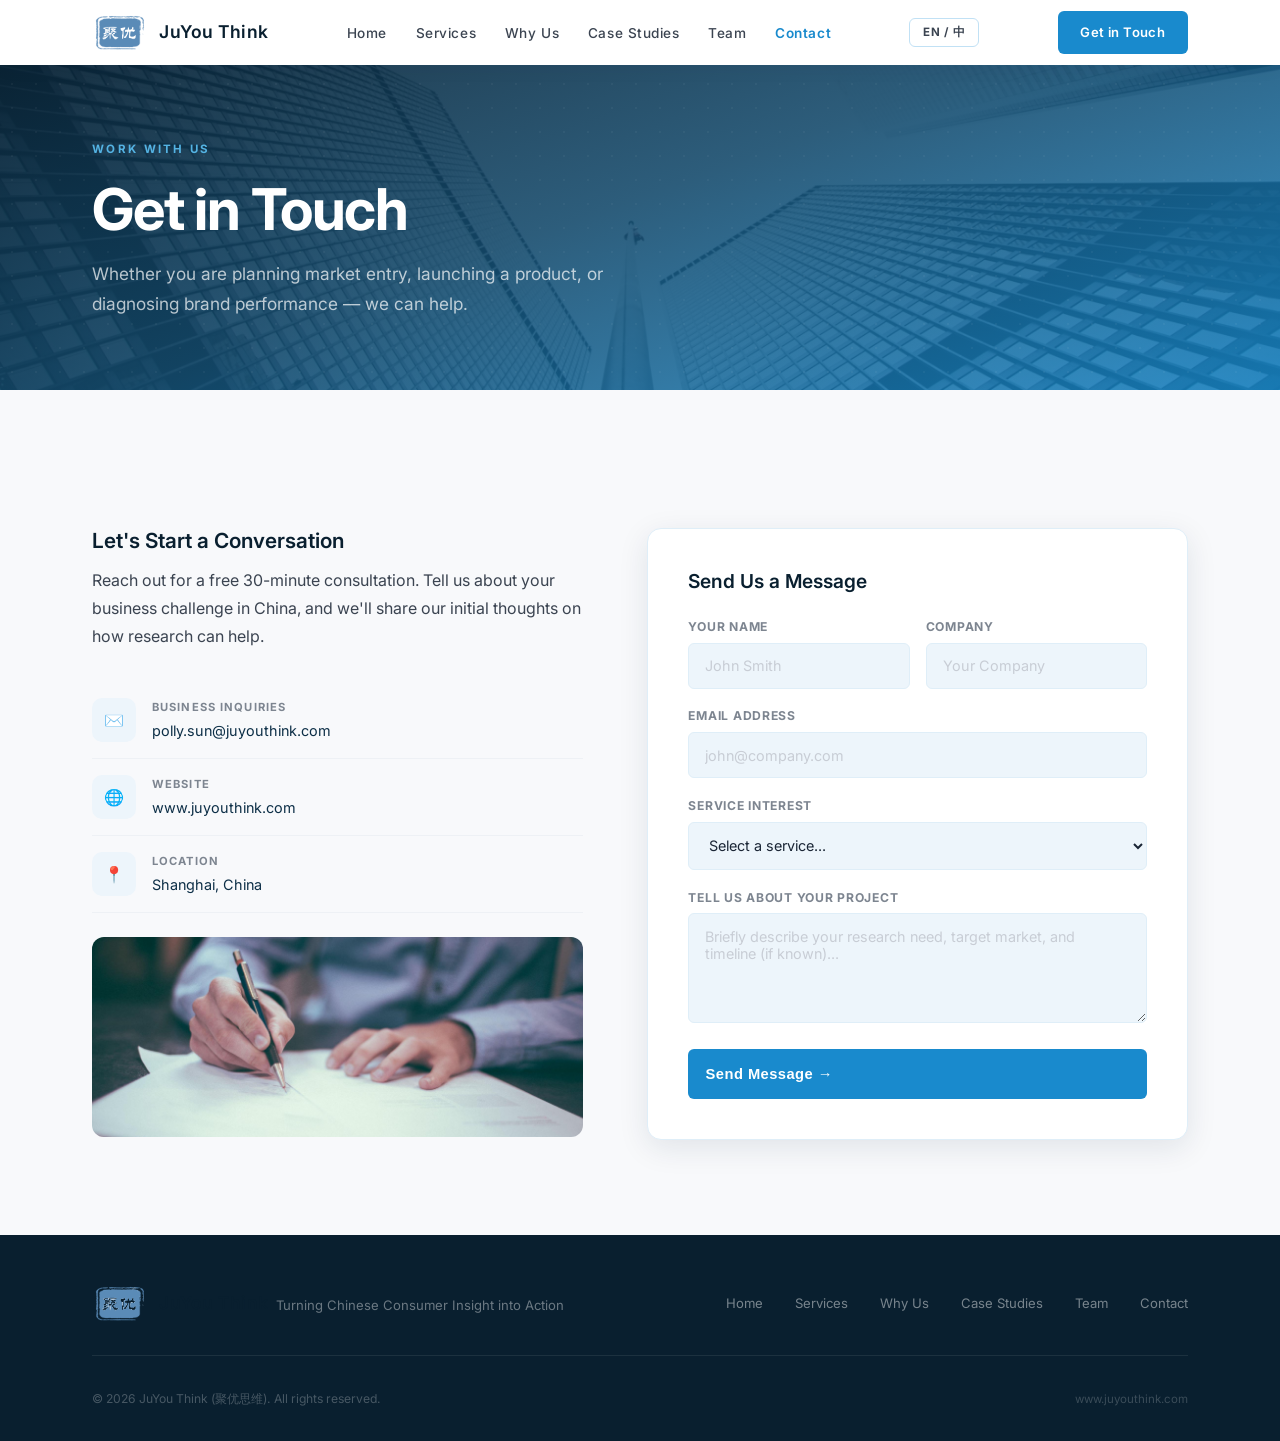
<file: contact.html>
<!DOCTYPE html>
<html lang="en">
<head>
  <meta charset="UTF-8" />
  <meta name="viewport" content="width=device-width, initial-scale=1.0" />
  <title>Contact Us | JuYou Think</title>
  <link rel="preconnect" href="https://fonts.googleapis.com" />
  <link rel="preconnect" href="https://fonts.gstatic.com" crossorigin />
  <link href="https://fonts.googleapis.com/css2?family=Inter:wght@300;400;500;600;700&display=swap" rel="stylesheet" />
  <link rel="stylesheet" href="shared.css" />
  <style>
    .contact-grid { display: grid; grid-template-columns: 1fr 1.1fr; gap: 4rem; margin-top: 3rem; align-items: start; }
    .contact-info h3 { color: var(--blue-900); font-size: 1.3rem; margin-bottom: 0.8rem; }
    .contact-info > p { margin-bottom: 2rem; }
    .contact-item { display: flex; align-items: center; gap: 1rem; padding: 1rem 0; border-bottom: 1px solid var(--gray-100); }
    .contact-item:last-child { border-bottom: none; }
    .contact-item-icon {
      width: 44px; height: 44px; background: var(--blue-50); border-radius: 10px;
      display: flex; align-items: center; justify-content: center; font-size: 1rem; flex-shrink: 0;
    }
    .contact-item-label { font-size: 0.7rem; font-weight: 700; letter-spacing: 0.1em; text-transform: uppercase; color: var(--gray-500); }
    .contact-item-value { font-size: 0.9rem; color: var(--blue-800); margin-top: 0.15rem; }
    .contact-form-card {
      background: var(--white); padding: 2.5rem; border-radius: var(--radius-lg);
      box-shadow: var(--shadow-md); border: 1px solid var(--blue-100);
    }
    .contact-form-card h3 { color: var(--blue-900); font-size: 1.2rem; margin-bottom: 1.5rem; }
    .form-row { display: grid; grid-template-columns: 1fr 1fr; gap: 1rem; }
    .form-group { margin-bottom: 1.1rem; }
    .form-group label { display: block; font-size: 0.76rem; font-weight: 700; letter-spacing: 0.06em; text-transform: uppercase; color: var(--gray-500); margin-bottom: 0.4rem; }
    .form-group input, .form-group select, .form-group textarea {
      width: 100%; padding: 0.85rem 1rem; background: var(--blue-50); border: 1px solid var(--blue-100);
      border-radius: var(--radius); color: var(--text); font-size: 0.9rem; font-family: var(--sans);
      transition: var(--transition); outline: none;
    }
    .form-group input:focus, .form-group select:focus, .form-group textarea:focus { border-color: var(--blue-400); background: var(--white); box-shadow: 0 0 0 3px rgba(46,134,193,0.1); }
    .form-group input::placeholder, .form-group textarea::placeholder { color: var(--gray-300); }
    .form-group select option { background: var(--white); }
    .form-group textarea { resize: vertical; min-height: 110px; }
    .form-submit { width: 100%; padding: 0.95rem; font-size: 0.92rem; }

    @media (max-width:768px) { .contact-grid { grid-template-columns: 1fr; } .form-row { grid-template-columns: 1fr; } }
  </style>
</head>
<body>
  <nav class="nav nav-page" id="navbar">
    <div class="container"><div class="nav-inner">
      <a href="index.html" class="nav-logo"><div class="nav-logo-icon"><img src="images/juyou-logo-blue.png" alt="聚优思维" /></div><span class="nav-logo-text"><span class="lang-en">JuYou Think</span><span class="lang-zh" style="display:none">聚优</span></span></a>
      <ul class="nav-links">
        <li><a href="index.html"><span class="lang-en">Home</span><span class="lang-zh">首页</span></a></li>
        <li><a href="services.html"><span class="lang-en">Services</span><span class="lang-zh">服务</span></a></li>
        <li><a href="why-us.html"><span class="lang-en">Why Us</span><span class="lang-zh">优势</span></a></li>
        <li><a href="cases.html"><span class="lang-en">Case Studies</span><span class="lang-zh">案例</span></a></li>
        <li><a href="team.html"><span class="lang-en">Team</span><span class="lang-zh">团队</span></a></li>
        <li><a href="contact.html" class="active"><span class="lang-en">Contact</span><span class="lang-zh">联系</span></a></li>
      </ul>
      <button class="lang-toggle" id="langToggle" onclick="toggleLang()" title="Switch Language">EN / 中</button>
      <a href="contact.html" class="btn btn-red nav-cta"><span class="lang-en">Get in Touch</span><span class="lang-zh">联系我们</span></a>
    </div></div>
  </nav>

  <section class="page-hero" style="background:linear-gradient(160deg,rgba(9,31,47,0.93) 0%,rgba(20,74,108,0.89) 50%,rgba(25,138,205,0.85) 100%),url('images/hero-city.png') center/cover no-repeat">
    <div class="container">
      <div class="section-label"><span class="lang-en">Work With Us</span><span class="lang-zh">与我们合作</span></div>
      <h1><span class="lang-en">Get in Touch</span><span class="lang-zh">联系我们</span></h1>
      <p class="section-subtitle"><span class="lang-en">Whether you are planning market entry, launching a product, or diagnosing brand performance — we can help.</span><span class="lang-zh">无论您是计划进入市场、推出新产品，还是诊断品牌表现——我们都能提供帮助。</span></p>
    </div>
  </section>

  <section class="section" style="background:var(--off-white)">
    <div class="container">
      <div class="contact-grid">
        <div class="contact-info">
          <h3><span class="lang-en">Let's Start a Conversation</span><span class="lang-zh">开始交流</span></h3>
          <p><span class="lang-en">Reach out for a free 30-minute consultation. Tell us about your business challenge in China, and we'll share our initial thoughts on how research can help.</span><span class="lang-zh">联系我们，获取30分钟免费咨询。告诉我们您在中国的业务挑战，我们将分享关于如何通过研究来帮助您的最初想法。</span></p>
          <div class="contact-item">
            <div class="contact-item-icon">✉️</div>
            <div><div class="contact-item-label"><span class="lang-en">Business Inquiries</span><span class="lang-zh">商务咨询</span></div><div class="contact-item-value">polly.sun@juyouthink.com</div></div>
          </div>
          <div class="contact-item">
            <div class="contact-item-icon">🌐</div>
            <div><div class="contact-item-label"><span class="lang-en">Website</span><span class="lang-zh">网站</span></div><div class="contact-item-value">www.juyouthink.com</div></div>
          </div>
          <div class="contact-item">
            <div class="contact-item-icon">📍</div>
            <div><div class="contact-item-label"><span class="lang-en">Location</span><span class="lang-zh">地址</span></div><div class="contact-item-value">Shanghai, China</div></div>
          </div>
          <img src="images/research-writing.jpeg" alt="Research" style="width:100%;border-radius:12px;margin-top:1.5rem;max-height:200px;object-fit:cover" />
        </div>
        <div class="contact-form-card">
          <h3><span class="lang-en">Send Us a Message</span><span class="lang-zh">发送消息</span></h3>
          <form id="contactForm" action="https://formspree.io/f/xykvbalk" method="POST" onsubmit="return handleSubmit(event)">
            <div class="form-row">
              <div class="form-group"><label><span class="lang-en">Your Name</span><span class="lang-zh">姓名</span></label><input type="text" name="name" placeholder="John Smith" required /></div>
              <div class="form-group"><label><span class="lang-en">Company</span><span class="lang-zh">公司</span></label><input type="text" name="company" placeholder="Your Company" /></div>
            </div>
            <div class="form-group"><label><span class="lang-en">Email Address</span><span class="lang-zh">邮箱地址</span></label><input type="email" name="email" placeholder="john@company.com" required /></div>
            <div class="form-group">
              <label><span class="lang-en">Service Interest</span><span class="lang-zh">感兴趣的服务</span></label>
              <select name="service">
                <option value="">Select a service...</option>
                <option>Consumer Research & Segmentation</option>
                <option>Product Innovation Research</option>
                <option>Brand & Communication Testing</option>
                <option>Channel & Shopper Journey</option>
                <option>Big Data Analytics</option>
                <option>Integrated Research Solution</option>
                <option>Other / Not Sure Yet</option>
              </select>
            </div>
            <div class="form-group"><label><span class="lang-en">Tell Us About Your Project</span><span class="lang-zh">描述您的项目</span></label><textarea name="message" placeholder="Briefly describe your research need, target market, and timeline (if known)..."></textarea></div>
            <button type="submit" class="btn btn-primary form-submit"><span class="lang-en">Send Message →</span><span class="lang-zh">发送消息 →</span></button>
          </form>
        </div>
      </div>
    </div>
  </section>

  <footer class="footer">
    <div class="container">
      <div class="footer-inner">
        <div style="display:flex;align-items:center"><a href="index.html" class="nav-logo"><div class="nav-logo-icon"><img src="images/juyou-logo-blue.png" alt="聚优思维" /></div><span class="nav-logo-text"><span class="lang-en">JuYou Think</span><span class="lang-zh" style="display:none">聚优</span></span></a><span class="footer-tagline">Turning Chinese Consumer Insight into Action</span></div>
        <ul class="footer-links"><li><a href="index.html"><span class="lang-en">Home</span><span class="lang-zh">首页</span></a></li><li><a href="services.html"><span class="lang-en">Services</span><span class="lang-zh">服务</span></a></li><li><a href="why-us.html"><span class="lang-en">Why Us</span><span class="lang-zh">优势</span></a></li><li><a href="cases.html"><span class="lang-en">Case Studies</span><span class="lang-zh">案例</span></a></li><li><a href="team.html"><span class="lang-en">Team</span><span class="lang-zh">团队</span></a></li><li><a href="contact.html"><span class="lang-en">Contact</span><span class="lang-zh">联系</span></a></li></ul>
      </div>
      <div class="footer-bottom"><p>&copy; 2026 JuYou Think (聚优思维). All rights reserved.</p><p style="font-size:0.72rem;color:rgba(255,255,255,0.2)">www.juyouthink.com</p></div>
    </div>
  </footer>
  <script>
    async function handleSubmit(e) {
      e.preventDefault();
      const form = e.target;
      const btn = form.querySelector('button[type="submit"]');
      const origText = btn.textContent;
      btn.textContent = 'Sending...'; btn.disabled = true;

      try {
        const res = await fetch(form.action, {
          method: 'POST',
          body: new FormData(form),
          headers: { 'Accept': 'application/json' }
        });
        if (res.ok) {
          btn.textContent = 'Message Sent! ✓'; btn.style.background = '#2E7D32';
          setTimeout(() => { btn.textContent = origText; btn.style.background = ''; btn.disabled = false; form.reset(); }, 4000);
        } else {
          btn.textContent = 'Error — Try Again'; btn.style.background = '#C62828';
          setTimeout(() => { btn.textContent = origText; btn.style.background = ''; btn.disabled = false; }, 3000);
        }
      } catch (err) {
        btn.textContent = 'Network Error'; btn.style.background = '#C62828';
        setTimeout(() => { btn.textContent = origText; btn.style.background = ''; btn.disabled = false; }, 3000);
      }
    }
  </script>
  <script src="lang.js"></script>
</body>
</html>
</file>
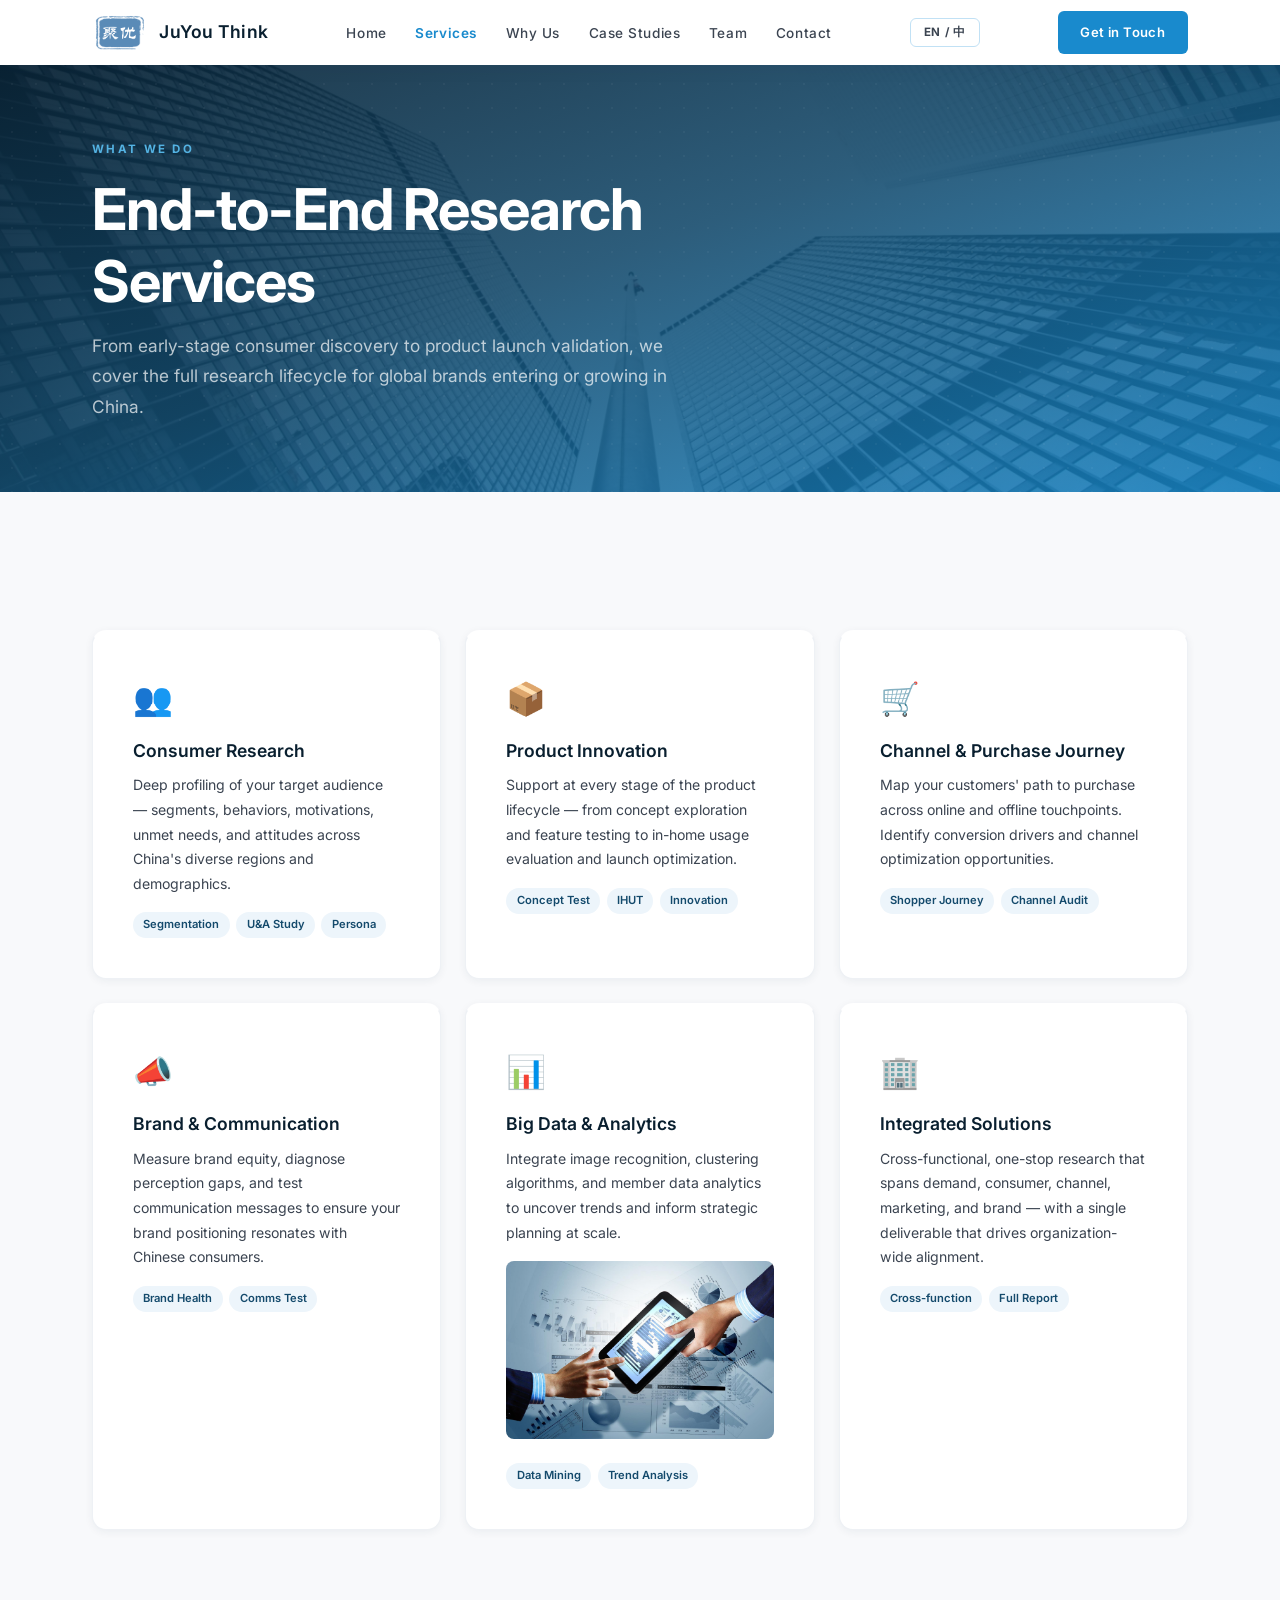
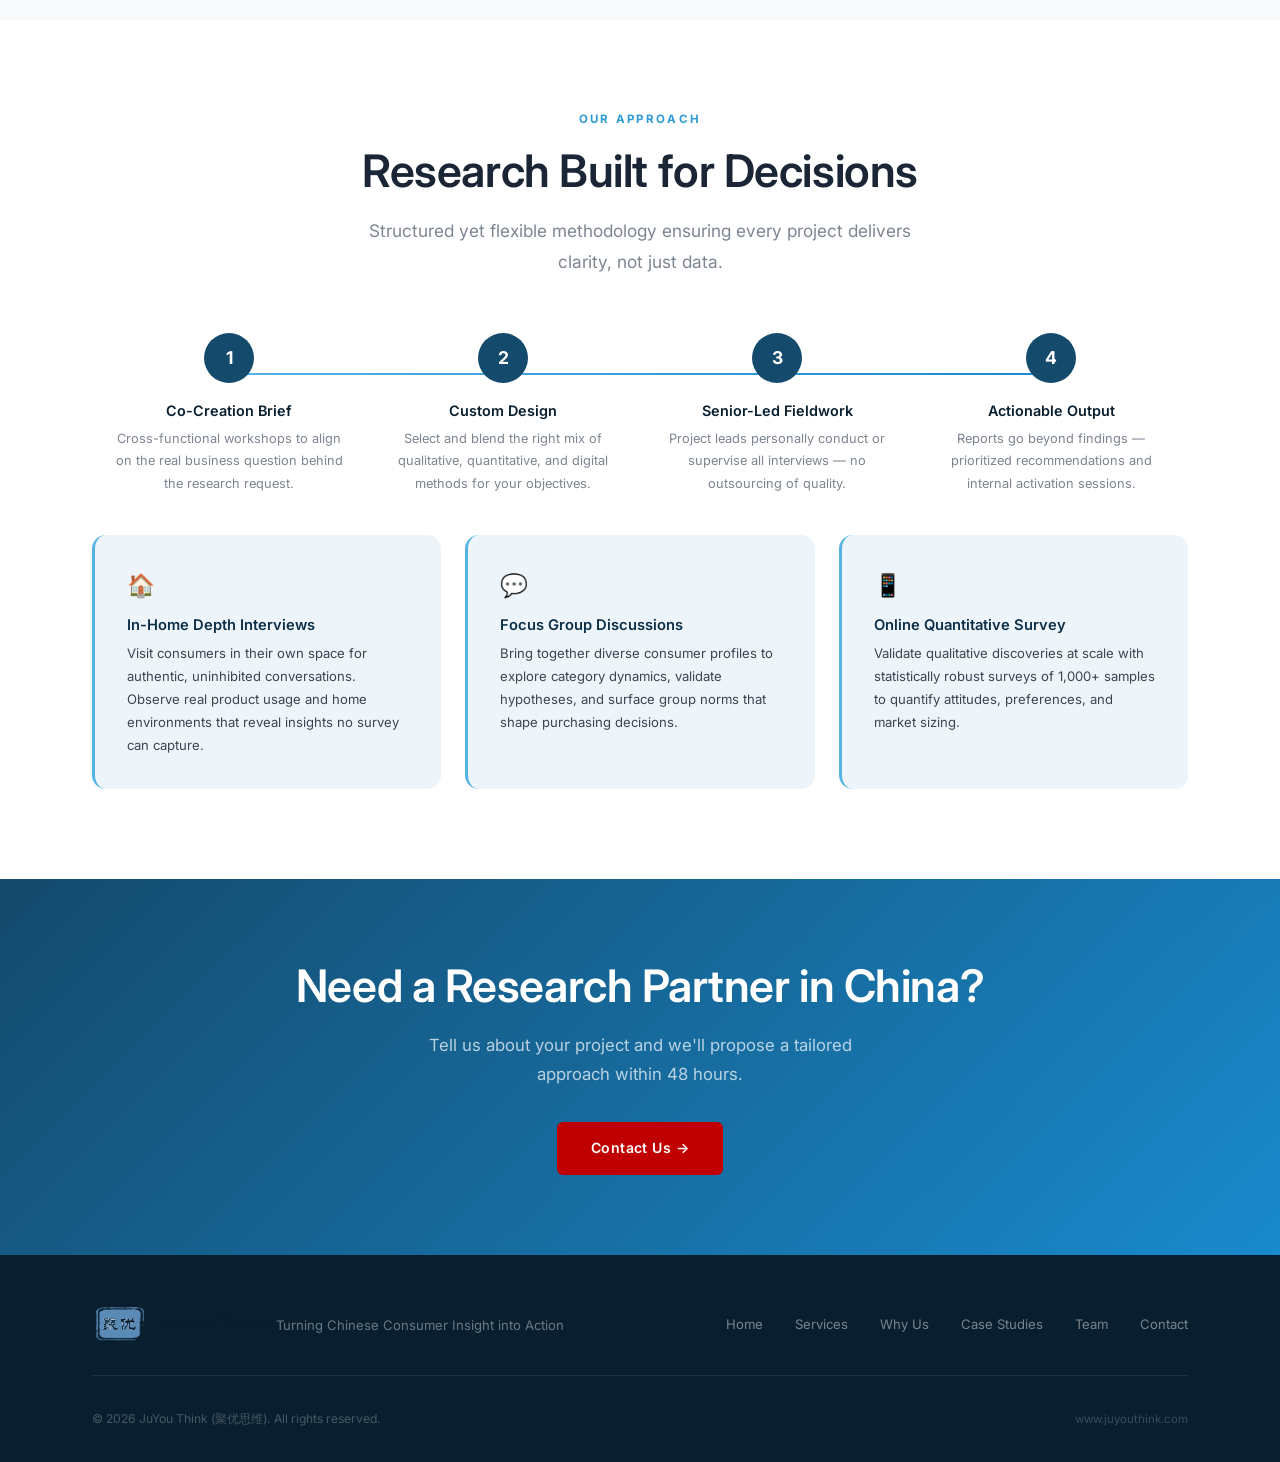
<file: services.html>
<!DOCTYPE html>
<html lang="en">
<head>
  <meta charset="UTF-8" />
  <meta name="viewport" content="width=device-width, initial-scale=1.0" />
  <title>Our Services | JuYou Think</title>
  <link rel="preconnect" href="https://fonts.googleapis.com" />
  <link rel="preconnect" href="https://fonts.gstatic.com" crossorigin />
  <link href="https://fonts.googleapis.com/css2?family=Inter:wght@300;400;500;600;700&display=swap" rel="stylesheet" />
  <link rel="stylesheet" href="shared.css" />
  <style>
    .svc-grid { display: grid; grid-template-columns: repeat(3, 1fr); gap: 1.5rem; margin-top: 3rem; }
    .svc-card {
      background: var(--white); padding: 2.5rem; border-radius: var(--radius-lg);
      box-shadow: var(--shadow-sm); border: 1px solid var(--gray-100);
      border-top: 3px solid transparent; transition: var(--transition);
    }
    .svc-card:hover { box-shadow: var(--shadow-lg); border-top-color: var(--blue-500); transform: translateY(-4px); }
    .svc-icon { font-size: 2rem; margin-bottom: 1rem; }
    .svc-card h3 { font-size: 1.1rem; margin-bottom: 0.7rem; color: var(--blue-900); }
    .svc-card p { font-size: 0.88rem; }
    .svc-tags { display: flex; flex-wrap: wrap; gap: 0.4rem; margin-top: 1rem; }
    .svc-tag { font-size: 0.7rem; font-weight: 600; padding: 0.25rem 0.65rem; border-radius: 20px; background: var(--blue-50); color: var(--blue-700); }

    .method-steps { display: grid; grid-template-columns: repeat(4, 1fr); gap: 0; margin-top: 3.5rem; position: relative; }
    .method-steps::before { content:''; position:absolute; top:2.5rem; left:12.5%; right:12.5%; height:2px; background:linear-gradient(90deg, var(--blue-400), var(--blue-600)); }
    .method-step { padding: 0 1.2rem; text-align: center; position: relative; }
    .method-step-num {
      width: 50px; height: 50px; border-radius: 50%; background: var(--blue-700);
      display: flex; align-items: center; justify-content: center;
      font-family: var(--serif); font-size: 1.1rem; font-weight: 700; color: var(--white);
      margin: 0 auto 1.2rem; position: relative; z-index: 1;
    }
    .method-step h4 { font-size: 0.9rem; margin-bottom: 0.5rem; color: var(--blue-900); }
    .method-step p { font-size: 0.8rem; color: var(--gray-500); }

    .methods-row { display: grid; grid-template-columns: repeat(3, 1fr); gap: 1.5rem; margin-top: 2.5rem; }
    .method-card {
      background: var(--blue-50); padding: 2rem; border-radius: var(--radius-lg);
      border-left: 3px solid var(--blue-400);
    }
    .method-card h4 { font-size: 0.92rem; margin-bottom: 0.5rem; color: var(--blue-800); }
    .method-card p { font-size: 0.82rem; }
    .method-card-icon { font-size: 1.4rem; margin-bottom: 0.8rem; }

    @media (max-width:1024px) { .svc-grid { grid-template-columns: repeat(2,1fr); } .method-steps { grid-template-columns: repeat(2,1fr); } .method-steps::before { display:none; } }
    @media (max-width:768px) { .svc-grid, .methods-row { grid-template-columns: 1fr; } .method-steps { grid-template-columns: 1fr; } }
  </style>
</head>
<body>
  <nav class="nav nav-page" id="navbar">
    <div class="container"><div class="nav-inner">
      <a href="index.html" class="nav-logo"><div class="nav-logo-icon"><img src="images/juyou-logo-blue.png" alt="聚优思维" /></div><span class="nav-logo-text"><span class="lang-en">JuYou Think</span><span class="lang-zh" style="display:none">聚优</span></span></a>
      <ul class="nav-links">
        <li><a href="index.html"><span class="lang-en">Home</span><span class="lang-zh">首页</span></a></li>
        <li><a href="services.html" class="active"><span class="lang-en">Services</span><span class="lang-zh">服务</span></a></li>
        <li><a href="why-us.html"><span class="lang-en">Why Us</span><span class="lang-zh">优势</span></a></li>
        <li><a href="cases.html"><span class="lang-en">Case Studies</span><span class="lang-zh">案例</span></a></li>
        <li><a href="team.html"><span class="lang-en">Team</span><span class="lang-zh">团队</span></a></li>
        <li><a href="contact.html"><span class="lang-en">Contact</span><span class="lang-zh">联系</span></a></li>
      </ul>
      <button class="lang-toggle" id="langToggle" onclick="toggleLang()" title="Switch Language">EN / 中</button>
      <a href="contact.html" class="btn btn-red nav-cta"><span class="lang-en">Get in Touch</span><span class="lang-zh">联系我们</span></a>
    </div></div>
  </nav>

  <section class="page-hero" style="background:linear-gradient(160deg,rgba(9,31,47,0.93) 0%,rgba(20,74,108,0.89) 50%,rgba(25,138,205,0.85) 100%),url('images/hero-city.png') center/cover no-repeat">
    <div class="container">
      <div class="section-label"><span class="lang-en">What We Do</span><span class="lang-zh">我们的服务</span></div>
      <h1><span class="lang-en">End-to-End Research<br/>Services</span><span class="lang-zh">端到端研究<br/>服务</span></h1>
      <p class="section-subtitle"><span class="lang-en">From early-stage consumer discovery to product launch validation, we cover the full research lifecycle for global brands entering or growing in China.</span><span class="lang-zh">从早期消费者发现到产品上市验证，我们覆盖全球品牌进入或发展中国市场的完整研究生命周期。</span></p>
    </div>
  </section>

  <section class="section" style="background:var(--off-white)">
    <div class="container">
      <div class="svc-grid">
        <div class="svc-card fade-in">
          <div class="svc-icon">👥</div>
          <h3><span class="lang-en">Consumer Research</span><span class="lang-zh">消费者研究</span></h3>
          <p><span class="lang-en">Deep profiling of your target audience — segments, behaviors, motivations, unmet needs, and attitudes across China's diverse regions and demographics.</span><span class="lang-zh">深度剖析目标人群——涵盖人群细分、行为特征、消费动机、未满足需求及态度偏好，覆盖中国多元区域与人口结构。</span></p>
          <div class="svc-tags"><span class="svc-tag"><span class="lang-en">Segmentation</span><span class="lang-zh">人群细分</span></span><span class="svc-tag"><span class="lang-en">U&A Study</span><span class="lang-zh">使用与态度研究</span></span><span class="svc-tag"><span class="lang-en">Persona</span><span class="lang-zh">用户画像</span></span></div>
        </div>
        <div class="svc-card fade-in">
          <div class="svc-icon">📦</div>
          <h3><span class="lang-en">Product Innovation</span><span class="lang-zh">产品创新</span></h3>
          <p><span class="lang-en">Support at every stage of the product lifecycle — from concept exploration and feature testing to in-home usage evaluation and launch optimization.</span><span class="lang-zh">覆盖产品全生命周期的研究支持——从概念探索、功能测试到入户使用评估和上市优化。</span></p>
          <div class="svc-tags"><span class="svc-tag"><span class="lang-en">Concept Test</span><span class="lang-zh">概念测试</span></span><span class="svc-tag"><span class="lang-en">IHUT</span><span class="lang-zh">入户使用测试</span></span><span class="svc-tag"><span class="lang-en">Innovation</span><span class="lang-zh">创新研究</span></span></div>
        </div>
        <div class="svc-card fade-in">
          <div class="svc-icon">🛒</div>
          <h3><span class="lang-en">Channel &amp; Purchase Journey</span><span class="lang-zh">渠道与购买链路</span></h3>
          <p><span class="lang-en">Map your customers' path to purchase across online and offline touchpoints. Identify conversion drivers and channel optimization opportunities.</span><span class="lang-zh">绘制消费者跨线上线下触点的完整购买路径图。识别转化驱动因素与渠道优化机会。</span></p>
          <div class="svc-tags"><span class="svc-tag"><span class="lang-en">Shopper Journey</span><span class="lang-zh">购物旅程</span></span><span class="svc-tag"><span class="lang-en">Channel Audit</span><span class="lang-zh">渠道审计</span></span></div>
        </div>
        <div class="svc-card fade-in">
          <div class="svc-icon">📣</div>
          <h3><span class="lang-en">Brand &amp; Communication</span><span class="lang-zh">品牌与沟通</span></h3>
          <p><span class="lang-en">Measure brand equity, diagnose perception gaps, and test communication messages to ensure your brand positioning resonates with Chinese consumers.</span><span class="lang-zh">衡量品牌资产，诊断认知差距，测试传播信息，确保品牌定位与中国消费者产生共鸣。</span></p>
          <div class="svc-tags"><span class="svc-tag"><span class="lang-en">Brand Health</span><span class="lang-zh">品牌健康度</span></span><span class="svc-tag"><span class="lang-en">Comms Test</span><span class="lang-zh">传播测试</span></span></div>
        </div>
        <div class="svc-card fade-in">
          <div class="svc-icon">📊</div>
          <h3><span class="lang-en">Big Data &amp; Analytics</span><span class="lang-zh">大数据与分析</span></h3>
          <p><span class="lang-en">Integrate image recognition, clustering algorithms, and member data analytics to uncover trends and inform strategic planning at scale.</span><span class="lang-zh">引入图像识别、聚类算法等技术，对会员数据进行分析挖掘，洞察消费趋势，为产品规划、渠道布局提供数据支撑。</span></p>
          <img src="images/pptx-extracted/image43.jpeg" alt="Data Analytics" style="width:100%;border-radius:8px;margin-top:1rem" />
          <div class="svc-tags"><span class="svc-tag"><span class="lang-en">Data Mining</span><span class="lang-zh">数据挖掘</span></span><span class="svc-tag"><span class="lang-en">Trend Analysis</span><span class="lang-zh">趋势分析</span></span></div>
        </div>
        <div class="svc-card fade-in">
          <div class="svc-icon">🏢</div>
          <h3><span class="lang-en">Integrated Solutions</span><span class="lang-zh">一站式解决方案</span></h3>
          <p><span class="lang-en">Cross-functional, one-stop research that spans demand, consumer, channel, marketing, and brand — with a single deliverable that drives organization-wide alignment.</span><span class="lang-zh">跨职能一站式研究，涵盖需求、消费者、渠道、营销、品牌等环节，以统一交付成果推动组织内协同。</span></p>
          <div class="svc-tags"><span class="svc-tag"><span class="lang-en">Cross-function</span><span class="lang-zh">跨职能</span></span><span class="svc-tag"><span class="lang-en">Full Report</span><span class="lang-zh">综合报告</span></span></div>
        </div>
      </div>
    </div>
  </section>

  <section class="section">
    <div class="container">
      <div class="text-center">
        <div class="section-label"><span class="lang-en">Our Approach</span><span class="lang-zh">我们的方法论</span></div>
        <h2 class="section-title"><span class="lang-en">Research Built for Decisions</span><span class="lang-zh">为决策而生的研究</span></h2>
        <p class="section-subtitle"><span class="lang-en">Structured yet flexible methodology ensuring every project delivers clarity, not just data.</span><span class="lang-zh">结构化而灵活的方法论，确保每个项目交付的是清晰洞察，而不仅仅是数据。</span></p>
      </div>
      <div class="method-steps">
        <div class="method-step fade-in"><div class="method-step-num">1</div><h4><span class="lang-en">Co-Creation Brief</span><span class="lang-zh">共创简报</span></h4><p><span class="lang-en">Cross-functional workshops to align on the real business question behind the research request.</span><span class="lang-zh">以跨职能工作坊形式，在研究设计初期就对齐企业真正的业务问题。</span></p></div>
        <div class="method-step fade-in"><div class="method-step-num">2</div><h4><span class="lang-en">Custom Design</span><span class="lang-zh">定制设计</span></h4><p><span class="lang-en">Select and blend the right mix of qualitative, quantitative, and digital methods for your objectives.</span><span class="lang-zh">选择并融合定性、定量、数字方法的最佳组合，量身定制研究方案。</span></p></div>
        <div class="method-step fade-in"><div class="method-step-num">3</div><h4><span class="lang-en">Senior-Led Fieldwork</span><span class="lang-zh">资深主导执行</span></h4><p><span class="lang-en">Project leads personally conduct or supervise all interviews — no outsourcing of quality.</span><span class="lang-zh">项目负责人亲自带队或全程监督所有访谈——绝不让质量假手于人。</span></p></div>
        <div class="method-step fade-in"><div class="method-step-num">4</div><h4><span class="lang-en">Actionable Output</span><span class="lang-zh">可落地成果</span></h4><p><span class="lang-en">Reports go beyond findings — prioritized recommendations and internal activation sessions.</span><span class="lang-zh">报告不只呈现发现——更包含优先级建议与内部激活工作坊。</span></p></div>
      </div>
      <div class="methods-row">
        <div class="method-card fade-in">
          <div class="method-card-icon">🏠</div>
          <h4><span class="lang-en">In-Home Depth Interviews</span><span class="lang-zh">入户深访</span></h4>
          <p><span class="lang-en">Visit consumers in their own space for authentic, uninhibited conversations. Observe real product usage and home environments that reveal insights no survey can capture.</span><span class="lang-zh">走进用户家中，在熟悉的环境中展开真实、无拘束的对话。观察真实产品使用场景和家居环境，挖掘问卷无法捕捉的深层洞察。</span></p>
        </div>
        <div class="method-card fade-in">
          <div class="method-card-icon">💬</div>
          <h4><span class="lang-en">Focus Group Discussions</span><span class="lang-zh">小组座谈会</span></h4>
          <p><span class="lang-en">Bring together diverse consumer profiles to explore category dynamics, validate hypotheses, and surface group norms that shape purchasing decisions.</span><span class="lang-zh">汇聚不同背景的消费者群体，探索品类动态，验证研究假设，挖掘影响购买决策的群体共识。</span></p>
        </div>
        <div class="method-card fade-in">
          <div class="method-card-icon">📱</div>
          <h4><span class="lang-en">Online Quantitative Survey</span><span class="lang-zh">在线定量调研</span></h4>
          <p><span class="lang-en">Validate qualitative discoveries at scale with statistically robust surveys of 1,000+ samples to quantify attitudes, preferences, and market sizing.</span><span class="lang-zh">以千人级统计稳健的在线问卷验证定性发现，量化态度、偏好并估算市场规模。</span></p>
        </div>
      </div>
    </div>
  </section>

  <section class="cta-banner" style="background:linear-gradient(135deg,var(--blue-700),var(--blue-600));padding:80px 0;text-align:center;position:relative;overflow:hidden;">
    <div style="position:relative;z-index:1">
      <h2 style="color:var(--white);margin-bottom:1rem"><span class="lang-en">Need a Research Partner in China?</span><span class="lang-zh">需要中国研究伙伴？</span></h2>
      <p style="color:rgba(255,255,255,0.7);max-width:500px;margin:0 auto 2rem;font-size:1.05rem"><span class="lang-en">Tell us about your project and we'll propose a tailored approach within 48 hours.</span><span class="lang-zh">告诉我们您的项目，我们将在48小时内提出定制方案。</span></p>
      <a href="contact.html" class="btn btn-red"><span class="lang-en">Contact Us →</span><span class="lang-zh">联系我们 →</span></a>
    </div>
  </section>

  <footer class="footer">
    <div class="container">
      <div class="footer-inner">
        <div style="display:flex;align-items:center"><a href="index.html" class="nav-logo"><div class="nav-logo-icon"><img src="images/juyou-logo-blue.png" alt="聚优思维" /></div><span class="nav-logo-text"><span class="lang-en">JuYou Think</span><span class="lang-zh" style="display:none">聚优</span></span></a><span class="footer-tagline">Turning Chinese Consumer Insight into Action</span></div>
        <ul class="footer-links"><li><a href="index.html"><span class="lang-en">Home</span><span class="lang-zh">首页</span></a></li><li><a href="services.html"><span class="lang-en">Services</span><span class="lang-zh">服务</span></a></li><li><a href="why-us.html"><span class="lang-en">Why Us</span><span class="lang-zh">优势</span></a></li><li><a href="cases.html"><span class="lang-en">Case Studies</span><span class="lang-zh">案例</span></a></li><li><a href="team.html"><span class="lang-en">Team</span><span class="lang-zh">团队</span></a></li><li><a href="contact.html"><span class="lang-en">Contact</span><span class="lang-zh">联系</span></a></li></ul>
      </div>
      <div class="footer-bottom"><p>&copy; 2026 JuYou Think (聚优思维). All rights reserved.</p><p style="font-size:0.72rem;color:rgba(255,255,255,0.2)">www.juyouthink.com</p></div>
    </div>
  </footer>
  <script>
    document.querySelectorAll('.fade-in').forEach(el => {
      const obs = new IntersectionObserver(e => e.forEach(en => { if(en.isIntersecting){en.target.classList.add('visible');obs.unobserve(en.target)} }), {threshold:0.1});
      obs.observe(el);
    });
  </script>
  <script src="lang.js"></script>
</body>
</html>
</file>
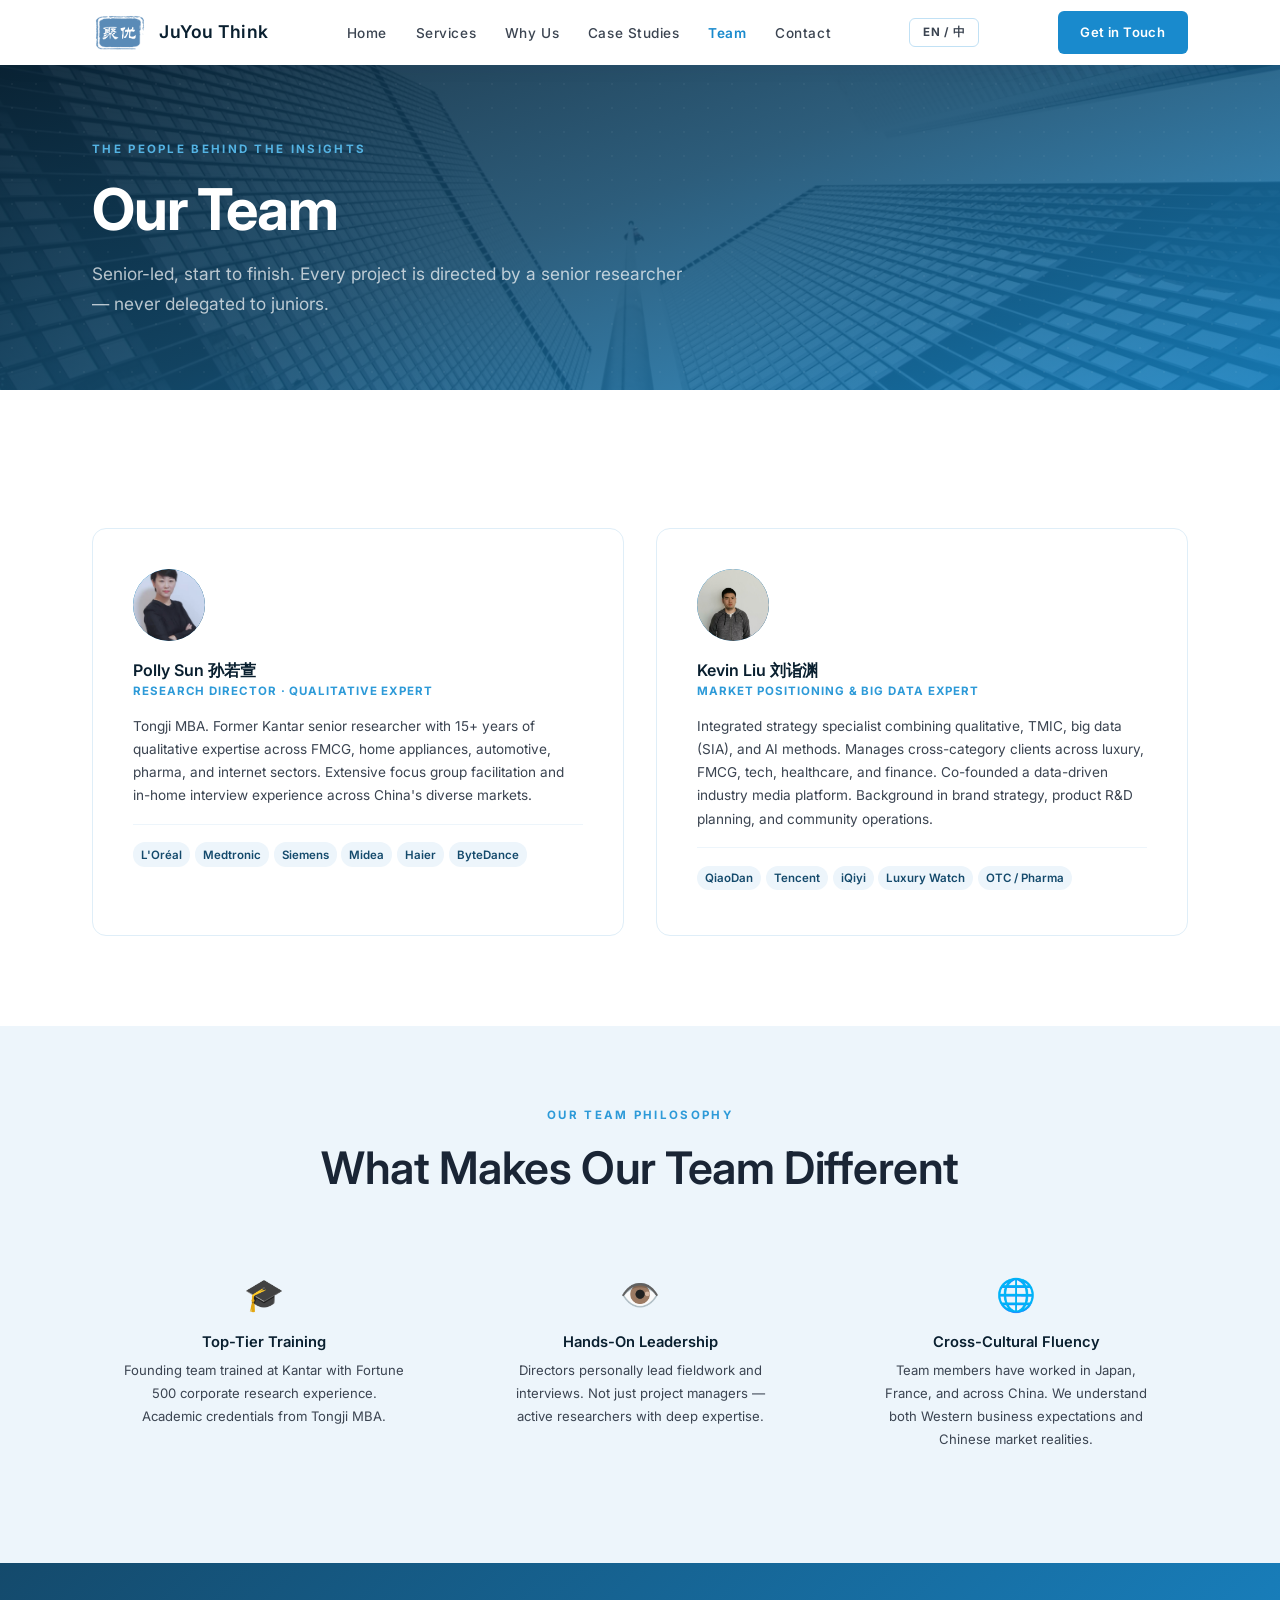
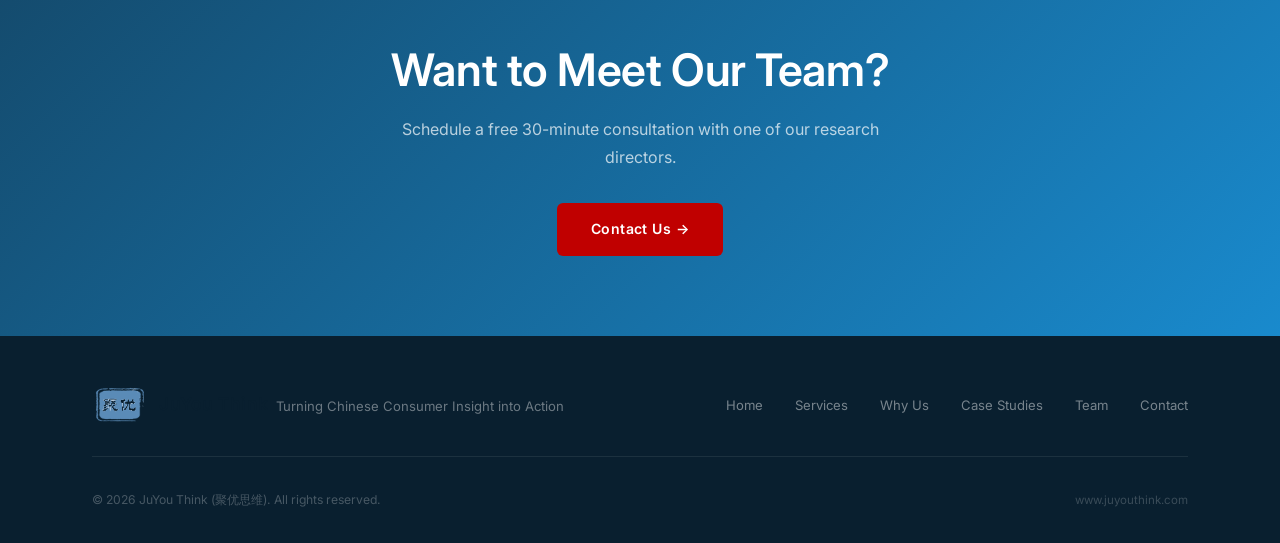
<file: team.html>
<!DOCTYPE html>
<html lang="en">
<head>
  <meta charset="UTF-8" />
  <meta name="viewport" content="width=device-width, initial-scale=1.0" />
  <title>Our Team | JuYou Think</title>
  <link rel="preconnect" href="https://fonts.googleapis.com" />
  <link rel="preconnect" href="https://fonts.gstatic.com" crossorigin />
  <link href="https://fonts.googleapis.com/css2?family=Inter:wght@300;400;500;600;700&display=swap" rel="stylesheet" />
  <link rel="stylesheet" href="shared.css" />
  <style>
    .team-grid { display: grid; grid-template-columns: repeat(2, 1fr); gap: 2rem; margin-top: 3rem; }
    .team-card {
      padding: 2.5rem; border: 1px solid var(--blue-100); border-radius: var(--radius-lg);
      transition: var(--transition); background: var(--white);
    }
    .team-card:hover { border-color: var(--blue-400); box-shadow: var(--shadow-md); transform: translateY(-3px); }
    .team-avatar {
      width: 72px; height: 72px; border-radius: 50%;
      background: linear-gradient(135deg, var(--blue-500), var(--blue-700));
      display: flex; align-items: center; justify-content: center;
      font-family: var(--serif); font-size: 1.5rem; font-weight: 700; color: var(--white);
      margin-bottom: 1.2rem; overflow: hidden;
    }
    .team-avatar img { width: 100%; height: 100%; object-fit: cover; border-radius: 50%; }
    .team-name { font-size: 1rem; margin-bottom: 0.2rem; color: var(--blue-900); white-space: nowrap; overflow: hidden; text-overflow: ellipsis; }
    .team-title { font-size: 0.72rem; font-weight: 700; letter-spacing: 0.08em; text-transform: uppercase; color: var(--blue-500); margin-bottom: 1rem; line-height: 1.4; }
    .team-card p { font-size: 0.85rem; line-height: 1.7; }
    .team-clients { margin-top: 1rem; padding-top: 1rem; border-top: 1px solid var(--blue-50); }
    .team-clients span { font-size: 0.72rem; font-weight: 600; padding: 0.2rem 0.5rem; border-radius: 12px; background: var(--blue-50); color: var(--blue-700); margin-right: 0.3rem; display: inline-block; margin-bottom: 0.3rem; }

    .value-proposition {
      background: var(--blue-50); padding: 80px 0;
    }
    .vp-grid { display: grid; grid-template-columns: repeat(3, 1fr); gap: 2rem; margin-top: 2.5rem; }
    .vp-card {
      text-align: center; padding: 2rem;
    }
    .vp-card-icon { font-size: 2rem; margin-bottom: 0.8rem; }
    .vp-card h4 { font-size: 0.92rem; margin-bottom: 0.5rem; color: var(--blue-900); }
    .vp-card p { font-size: 0.82rem; }

    @media (max-width:768px) { .team-grid, .vp-grid { grid-template-columns: 1fr; } }
  </style>
</head>
<body>
  <nav class="nav nav-page" id="navbar">
    <div class="container"><div class="nav-inner">
      <a href="index.html" class="nav-logo"><div class="nav-logo-icon"><img src="images/juyou-logo-blue.png" alt="聚优思维" /></div><span class="nav-logo-text"><span class="lang-en">JuYou Think</span><span class="lang-zh" style="display:none">聚优</span></span></a>
      <ul class="nav-links">
        <li><a href="index.html"><span class="lang-en">Home</span><span class="lang-zh">首页</span></a></li>
        <li><a href="services.html"><span class="lang-en">Services</span><span class="lang-zh">服务</span></a></li>
        <li><a href="why-us.html"><span class="lang-en">Why Us</span><span class="lang-zh">优势</span></a></li>
        <li><a href="cases.html"><span class="lang-en">Case Studies</span><span class="lang-zh">案例</span></a></li>
        <li><a href="team.html" class="active"><span class="lang-en">Team</span><span class="lang-zh">团队</span></a></li>
        <li><a href="contact.html"><span class="lang-en">Contact</span><span class="lang-zh">联系</span></a></li>
      </ul>
      <button class="lang-toggle" id="langToggle" onclick="toggleLang()" title="Switch Language">EN / 中</button>
      <a href="contact.html" class="btn btn-red nav-cta"><span class="lang-en">Get in Touch</span><span class="lang-zh">联系我们</span></a>
    </div></div>
  </nav>

  <section class="page-hero" style="background:linear-gradient(160deg,rgba(9,31,47,0.93) 0%,rgba(20,74,108,0.89) 50%,rgba(25,138,205,0.85) 100%),url('images/hero-city.png') center/cover no-repeat">
    <div class="container">
      <div class="section-label"><span class="lang-en">The People Behind the Insights</span><span class="lang-zh">洞察背后的人</span></div>
      <h1><span class="lang-en">Our Team</span><span class="lang-zh">我们的团队</span></h1>
      <p class="section-subtitle"><span class="lang-en">Senior-led, start to finish. Every project is directed by a senior researcher — never delegated to juniors.</span><span class="lang-zh">资深主导，全程把控。每个项目都由资深研究员主导——从不交由初级人员代劳。</span></p>
    </div>
  </section>

  <section class="section">
    <div class="container">
      <div class="team-grid">
        <div class="team-card fade-in">
          <div class="team-avatar" style="overflow:hidden;background:linear-gradient(135deg,var(--blue-500),var(--blue-700))"><img src="images/pptx-extracted/image9.png" alt="Polly Sun" style="width:100%;height:100%;object-fit:cover;border-radius:50%"></div>
          <h3 class="team-name">Polly Sun 孙若萱</h3>
          <div class="team-title"><span class="lang-en">Research Director · Qualitative Expert</span><span class="lang-zh">研究总监 · 资深定性主持人</span></div>
          <p><span class="lang-en">Tongji MBA. Former Kantar senior researcher with 15+ years of qualitative expertise across FMCG, home appliances, automotive, pharma, and internet sectors. Extensive focus group facilitation and in-home interview experience across China's diverse markets.</span><span class="lang-zh">同济MBA毕业，15+年市场研究行业经验，曾服务于Kantar市场研究公司。积累了丰富的访谈和座谈会主持经验，服务客户覆盖快消品、家用电器、汽车、医药、互联网等，包括欧莱雅、美敦力、西门子、美的、海尔、字节跳动等。</span></p>
          <div class="team-clients">
            <span class="lang-en">L'Oréal</span><span class="lang-zh">欧莱雅</span><span class="lang-en">Medtronic</span><span class="lang-zh">美敦力</span><span class="lang-en">Siemens</span><span class="lang-zh">西门子</span><span class="lang-en">Midea</span><span class="lang-zh">美的</span><span class="lang-en">Haier</span><span class="lang-zh">海尔</span><span class="lang-en">ByteDance</span><span class="lang-zh">字节跳动</span>
          </div>
        </div>
        <div class="team-card fade-in">
          <div class="team-avatar" style="overflow:hidden;background:linear-gradient(135deg,var(--blue-500),var(--blue-700))"><img src="images/pptx-extracted/image10.png" alt="Kevin Liu" style="width:100%;height:100%;object-fit:cover;border-radius:50%"></div>
          <h3 class="team-name">Kevin Liu 刘诣渊</h3>
          <div class="team-title"><span class="lang-en">Market Positioning & Big Data Expert</span><span class="lang-zh">市场定位专家 · 大数据研究</span></div>
          <p><span class="lang-en">Integrated strategy specialist combining qualitative, TMIC, big data (SIA), and AI methods. Manages cross-category clients across luxury, FMCG, tech, healthcare, and finance. Co-founded a data-driven industry media platform. Background in brand strategy, product R&D planning, and community operations.</span><span class="lang-zh">同济MBA毕业，曾先后供职于消费电子、汽车电子等世界500强公司，前后在日本、法国等国家轮岗工作。同时拥有大数据分析及品牌战略定位经验，曾与团队成功创立基于大数据的行业媒体并拥有粉丝运营经验。善于管理跨类别、不同行业的本地及全球客户，主要专注于奢美、快消品、科技、医疗、金融等。</span></p>
          <div class="team-clients">
            <span class="lang-en">QiaoDan</span><span class="lang-zh">乔丹</span><span class="lang-en">Tencent</span><span class="lang-zh">腾讯</span><span class="lang-en">iQiyi</span><span class="lang-zh">爱奇艺</span><span class="lang-en">Luxury Watch</span><span class="lang-zh">奢侈手表</span><span class="lang-en">OTC / Pharma</span><span class="lang-zh">OTC / 医药</span>
          </div>
        </div>
      </div>
    </div>
  </section>

  <section class="value-proposition">
    <div class="container">
      <div class="text-center">
        <div class="section-label"><span class="lang-en">Our Team Philosophy</span><span class="lang-zh">团队理念</span></div>
        <h2 class="section-title"><span class="lang-en">What Makes Our Team Different</span><span class="lang-zh">我们团队的不同之处</span></h2>
      </div>
      <div class="vp-grid">
        <div class="vp-card fade-in">
          <div class="vp-card-icon">🎓</div>
          <h4><span class="lang-en">Top-Tier Training</span><span class="lang-zh">顶级培训</span></h4>
          <p><span class="lang-en">Founding team trained at Kantar with Fortune 500 corporate research experience. Academic credentials from Tongji MBA.</span><span class="lang-zh">创始团队在Kantar接受培训，具备世界500强企业研究经验。拥有同济MBA学术背景。</span></p>
        </div>
        <div class="vp-card fade-in">
          <div class="vp-card-icon">👁️</div>
          <h4><span class="lang-en">Hands-On Leadership</span><span class="lang-zh">亲力亲为</span></h4>
          <p><span class="lang-en">Directors personally lead fieldwork and interviews. Not just project managers — active researchers with deep expertise.</span><span class="lang-zh">总监亲自带队实地调研和访谈。不只是项目经理——而是拥有深厚专业知识的活跃研究员。</span></p>
        </div>
        <div class="vp-card fade-in">
          <div class="vp-card-icon">🌐</div>
          <h4><span class="lang-en">Cross-Cultural Fluency</span><span class="lang-zh">跨文化流畅</span></h4>
          <p><span class="lang-en">Team members have worked in Japan, France, and across China. We understand both Western business expectations and Chinese market realities.</span><span class="lang-zh">团队成员曾在日本、法国和中国各地工作。我们理解西方商业期望和中国市场现实。</span></p>
        </div>
      </div>
    </div>
  </section>

  <section style="background:linear-gradient(135deg,var(--blue-700),var(--blue-600));padding:80px 0;text-align:center;">
    <div style="position:relative;z-index:1" class="container">
      <h2 style="color:var(--white);margin-bottom:1rem;font-family:var(--serif)"><span class="lang-en">Want to Meet Our Team?</span><span class="lang-zh">想见见我们的团队？</span></h2>
      <p style="color:rgba(255,255,255,0.7);max-width:500px;margin:0 auto 2rem"><span class="lang-en">Schedule a free 30-minute consultation with one of our research directors.</span><span class="lang-zh">预约30分钟免费咨询，与我们的研究总监面谈。</span></p>
      <a href="contact.html" class="btn btn-red"><span class="lang-en">Contact Us →</span><span class="lang-zh">联系我们 →</span></a>
    </div>
  </section>

  <footer class="footer">
    <div class="container">
      <div class="footer-inner">
        <div style="display:flex;align-items:center"><a href="index.html" class="nav-logo"><div class="nav-logo-icon"><img src="images/juyou-logo-blue.png" alt="聚优思维" /></div><span class="nav-logo-text"><span class="lang-en">JuYou Think</span><span class="lang-zh" style="display:none">聚优</span></span></a><span class="footer-tagline">Turning Chinese Consumer Insight into Action</span></div>
        <ul class="footer-links"><li><a href="index.html"><span class="lang-en">Home</span><span class="lang-zh">首页</span></a></li><li><a href="services.html"><span class="lang-en">Services</span><span class="lang-zh">服务</span></a></li><li><a href="why-us.html"><span class="lang-en">Why Us</span><span class="lang-zh">优势</span></a></li><li><a href="cases.html"><span class="lang-en">Case Studies</span><span class="lang-zh">案例</span></a></li><li><a href="team.html"><span class="lang-en">Team</span><span class="lang-zh">团队</span></a></li><li><a href="contact.html"><span class="lang-en">Contact</span><span class="lang-zh">联系</span></a></li></ul>
      </div>
      <div class="footer-bottom"><p>&copy; 2026 JuYou Think (聚优思维). All rights reserved.</p><p style="font-size:0.72rem;color:rgba(255,255,255,0.2)">www.juyouthink.com</p></div>
    </div>
  </footer>
  <script>
    document.querySelectorAll('.fade-in').forEach(el => {
      const obs = new IntersectionObserver(e => e.forEach(en => { if(en.isIntersecting){en.target.classList.add('visible');obs.unobserve(en.target)} }), {threshold:0.1});
      obs.observe(el);
    });
  </script>
  <script src="lang.js"></script>
</body>
</html>
</file>
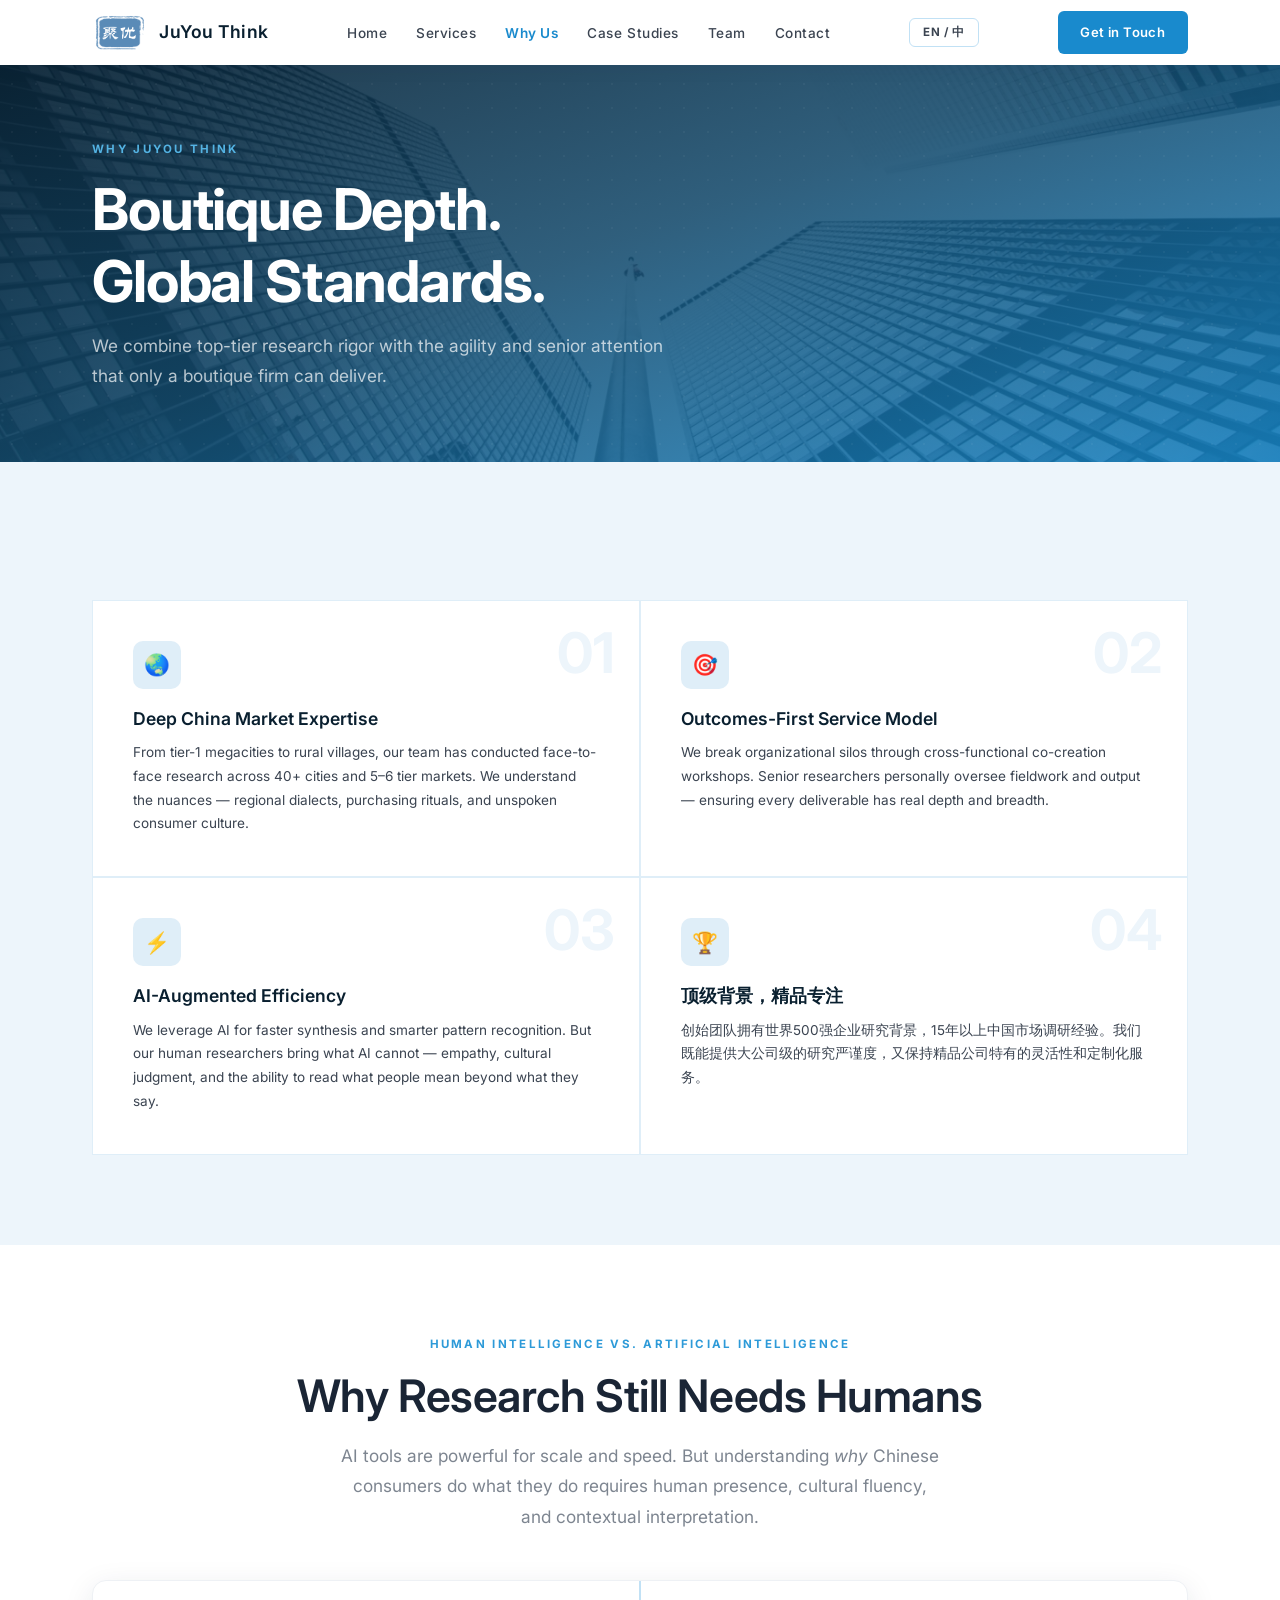
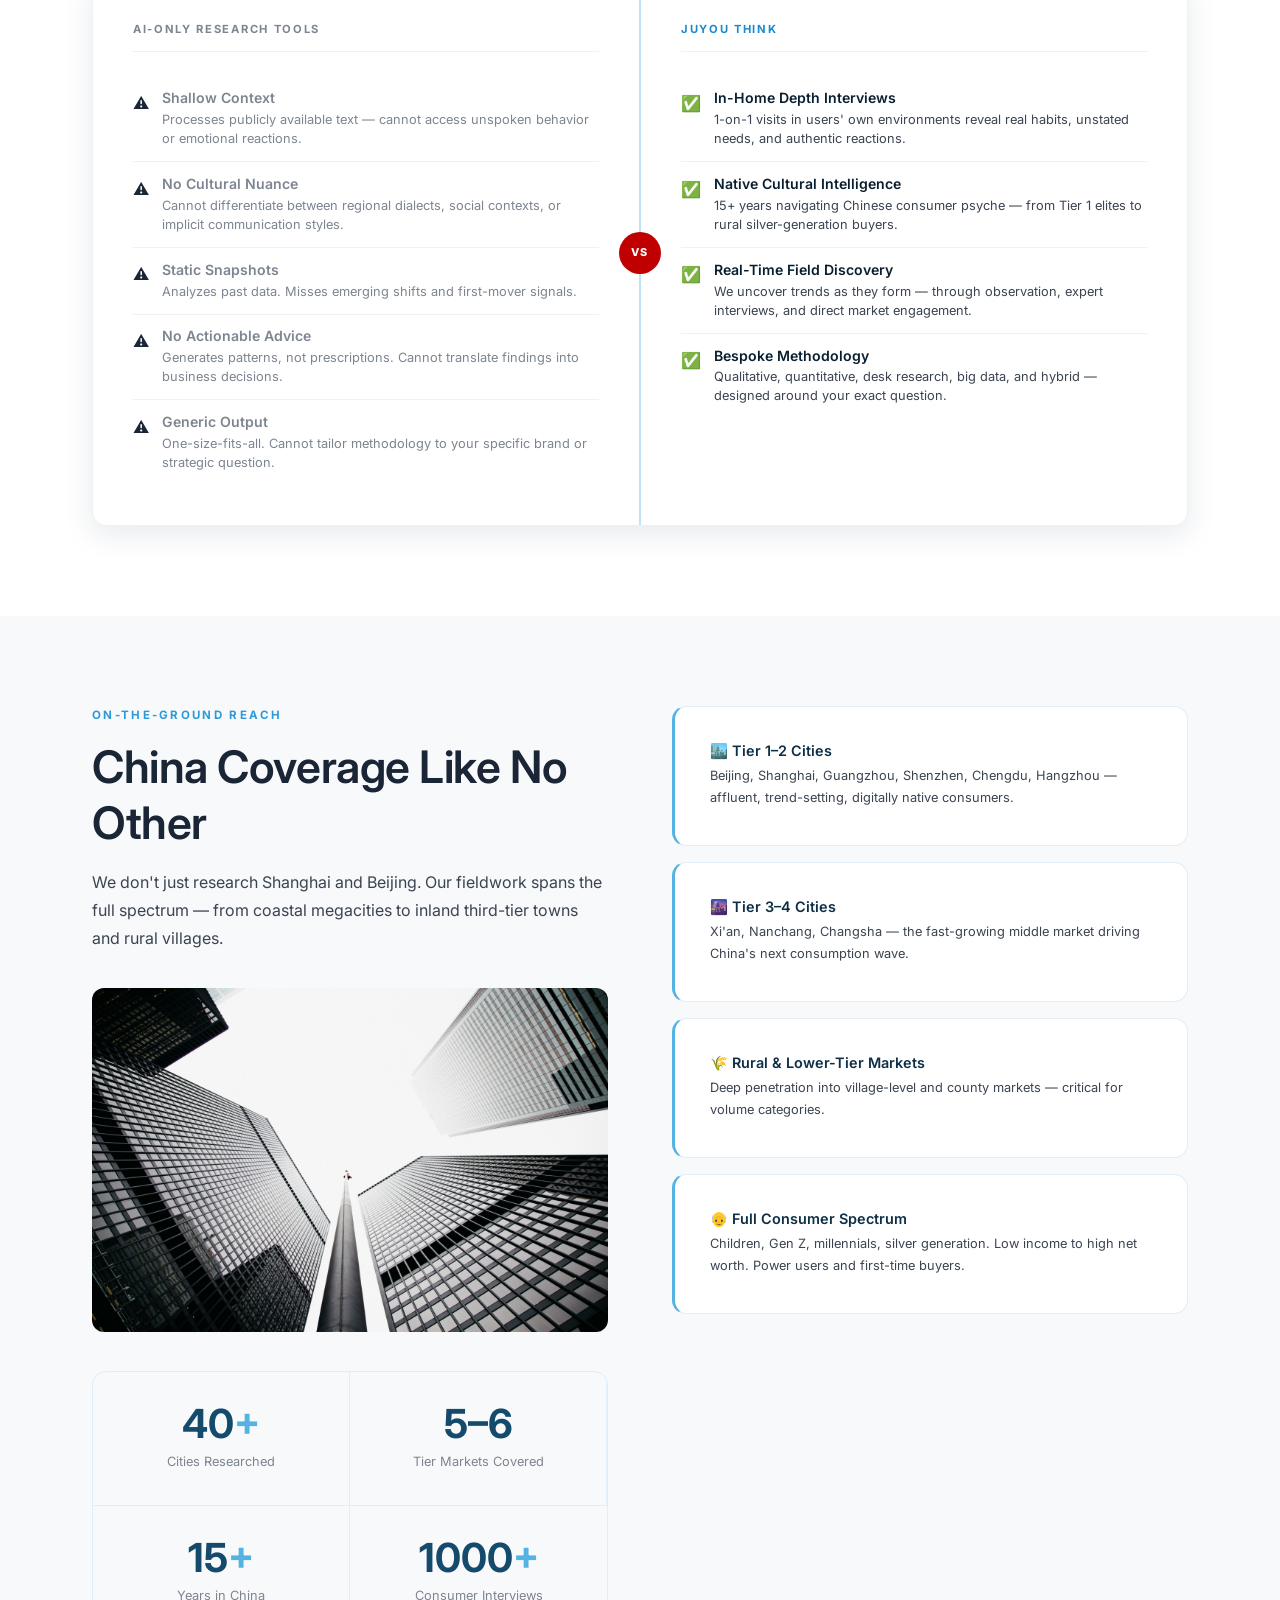
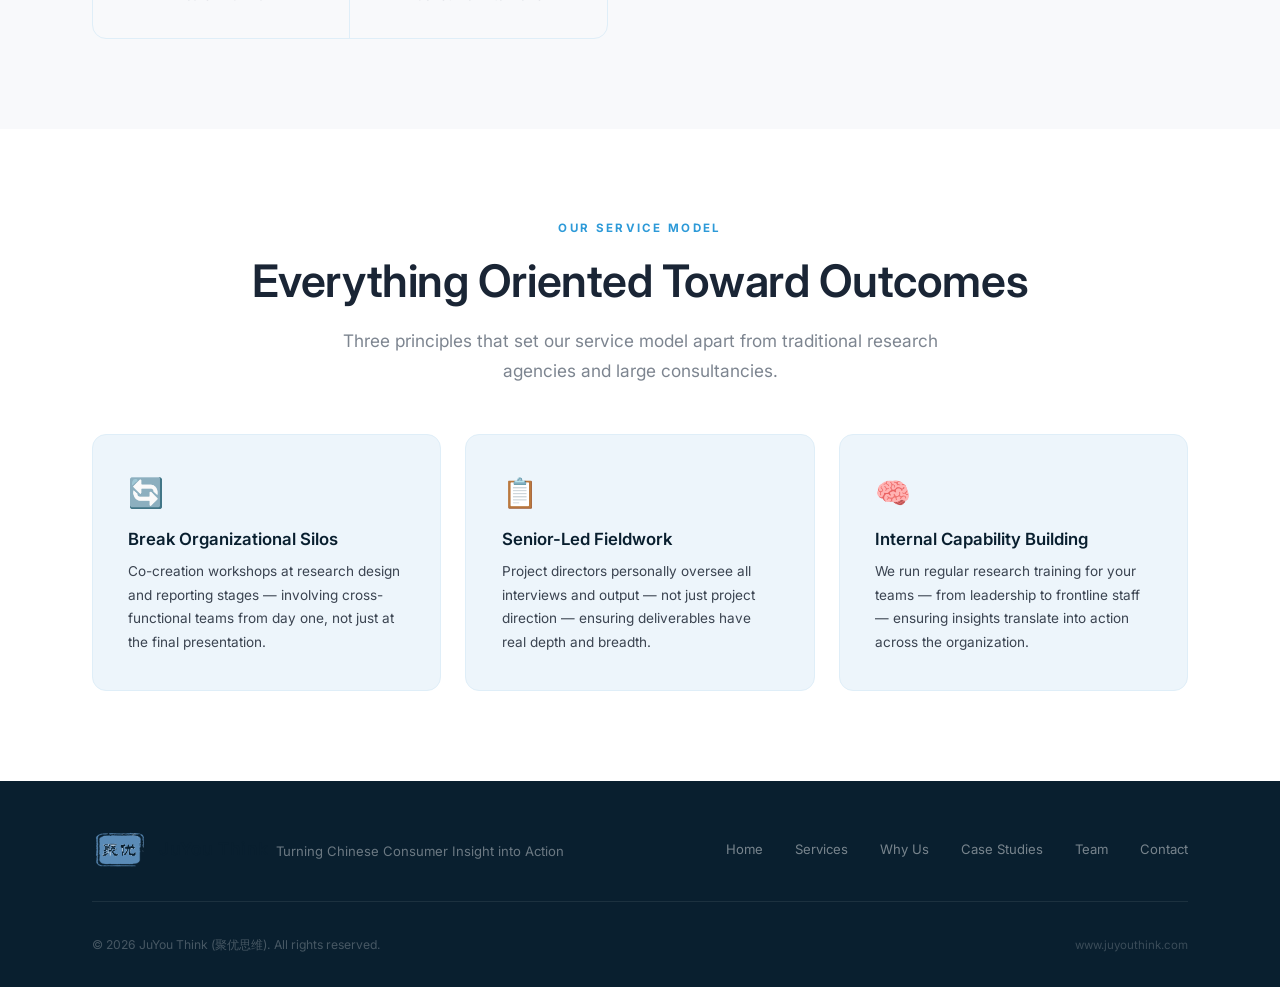
<file: why-us.html>
<!DOCTYPE html>
<html lang="en">
<head>
  <meta charset="UTF-8" />
  <meta name="viewport" content="width=device-width, initial-scale=1.0" />
  <title>Why Us | JuYou Think</title>
  <link rel="preconnect" href="https://fonts.googleapis.com" />
  <link rel="preconnect" href="https://fonts.gstatic.com" crossorigin />
  <link href="https://fonts.googleapis.com/css2?family=Inter:wght@300;400;500;600;700&display=swap" rel="stylesheet" />
  <link rel="stylesheet" href="shared.css" />
  <style>
    .adv-table {
      display: grid; grid-template-columns: 1fr 2px 1fr; gap: 0;
      background: var(--white); border-radius: var(--radius-lg);
      overflow: hidden; box-shadow: var(--shadow-md); border: 1px solid var(--gray-100);
      margin-top: 3rem;
    }
    .adv-divider { background: var(--blue-200); position: relative; }
    .adv-divider::after {
      content: 'VS'; position: absolute; top: 50%; left: 50%; transform: translate(-50%,-50%);
      background: var(--red); color: var(--white); width: 42px; height: 42px; border-radius: 50%;
      display: flex; align-items: center; justify-content: center;
      font-size: 0.68rem; font-weight: 800; letter-spacing: 0.1em;
    }
    .adv-col { padding: 2.5rem; }
    .adv-col-header { font-size: 0.7rem; font-weight: 700; letter-spacing: 0.15em; text-transform: uppercase; margin-bottom: 1.5rem; padding-bottom: 0.8rem; border-bottom: 1px solid var(--gray-100); }
    .adv-ai .adv-col-header { color: var(--gray-500); }
    .adv-us .adv-col-header { color: var(--blue-600); }
    .adv-row { display: flex; align-items: flex-start; gap: 0.8rem; padding: 0.8rem 0; border-bottom: 1px solid var(--gray-100); }
    .adv-row:last-child { border-bottom: none; }
    .adv-icon { font-size: 1rem; flex-shrink: 0; margin-top: 0.1rem; }
    .adv-text h4 { font-size: 0.88rem; font-weight: 600; margin-bottom: 0.2rem; }
    .adv-ai .adv-text h4 { color: var(--gray-500); }
    .adv-us .adv-text h4 { color: var(--blue-900); }
    .adv-text p { font-size: 0.8rem; line-height: 1.5; }
    .adv-ai .adv-text p { color: var(--gray-500); }
    .adv-us .adv-text p { color: var(--gray-700); }

    .why-grid { display: grid; grid-template-columns: 1fr 1fr; gap: 0; margin-top: 3rem; }
    .why-card {
      padding: 2.5rem; border: 1px solid var(--blue-100); transition: var(--transition);
      position: relative; overflow: hidden; background: var(--white);
    }
    .why-card:hover { transform: translateY(-2px); box-shadow: var(--shadow-lg); border-color: var(--blue-300); }
    .why-card-icon { width: 48px; height: 48px; background: var(--blue-100); border-radius: 10px; display: flex; align-items: center; justify-content: center; font-size: 1.3rem; margin-bottom: 1.2rem; }
    .why-card-num { position: absolute; top: 1.5rem; right: 1.5rem; font-family: var(--serif); font-size: 3.5rem; font-weight: 700; color: var(--blue-50); line-height: 1; }
    .why-card h3 { margin-bottom: 0.7rem; font-size: 1.1rem; color: var(--blue-900); }
    .why-card p { font-size: 0.85rem; }

    .coverage-stats { display: grid; grid-template-columns: repeat(4,1fr); gap: 0; margin-top: 2.5rem; border: 1px solid var(--blue-100); border-radius: var(--radius-lg); overflow: hidden; }
    .cov-stat { padding: 2rem; text-align: center; border-right: 1px solid var(--blue-100); }
    .cov-stat:last-child { border-right: none; }
    .cov-num { font-family: var(--serif); font-size: 2.5rem; font-weight: 700; color: var(--blue-700); display: block; line-height: 1; }
    .cov-unit { color: var(--blue-400); }
    .cov-label { font-size: 0.8rem; color: var(--gray-500); margin-top: 0.5rem; }

    .approach-cards { display: grid; grid-template-columns: repeat(3,1fr); gap: 1.5rem; margin-top: 3rem; }
    .approach-card {
      background: var(--blue-50); padding: 2.2rem; border-radius: var(--radius-lg);
      border: 1px solid var(--blue-100); transition: var(--transition);
    }
    .approach-card:hover { transform: translateY(-3px); box-shadow: var(--shadow-md); border-color: var(--blue-300); }
    .approach-card h3 { color: var(--blue-900); font-size: 1.05rem; margin-bottom: 0.6rem; }
    .approach-card p { font-size: 0.85rem; }

    @media (max-width:768px) {
      .adv-table { grid-template-columns: 1fr; }
      .adv-divider { height: 2px; }
      .adv-divider::after { display: none; }
      .why-grid { grid-template-columns: 1fr; }
      .coverage-stats { grid-template-columns: 1fr 1fr; }
      .approach-cards { grid-template-columns: 1fr; }
    }
  </style>
</head>
<body>
  <nav class="nav nav-page" id="navbar">
    <div class="container"><div class="nav-inner">
      <a href="index.html" class="nav-logo"><div class="nav-logo-icon"><img src="images/juyou-logo-blue.png" alt="聚优思维" /></div><span class="nav-logo-text"><span class="lang-en">JuYou Think</span><span class="lang-zh" style="display:none">聚优</span></span></a>
      <ul class="nav-links">
        <li><a href="index.html"><span class="lang-en">Home</span><span class="lang-zh" style="display:none">首页</span></a></li>
        <li><a href="services.html"><span class="lang-en">Services</span><span class="lang-zh" style="display:none">服务</span></a></li>
        <li><a href="why-us.html" class="active"><span class="lang-en">Why Us</span><span class="lang-zh" style="display:none">为什么选我们</span></a></li>
        <li><a href="cases.html"><span class="lang-en">Case Studies</span><span class="lang-zh" style="display:none">案例研究</span></a></li>
        <li><a href="team.html"><span class="lang-en">Team</span><span class="lang-zh" style="display:none">团队</span></a></li>
        <li><a href="contact.html"><span class="lang-en">Contact</span><span class="lang-zh" style="display:none">联系我们</span></a></li>
      </ul>
      <button class="lang-toggle" id="langToggle" onclick="toggleLang()" title="Switch Language">EN / 中</button>
      <a href="contact.html" class="btn btn-red nav-cta"><span class="lang-en">Get in Touch</span><span class="lang-zh" style="display:none">联系我们</span></a>
    </div></div>
  </nav>

  <section class="page-hero" style="background:linear-gradient(160deg,rgba(9,31,47,0.92) 0%,rgba(20,74,108,0.88) 50%,rgba(25,138,205,0.85) 100%),url('images/hero-city.png') center/cover no-repeat">
    <div class="container">
      <div class="section-label"><span class="lang-en">Why JuYou Think</span><span class="lang-zh" style="display:none">为什么选择聚优思维</span></div>
      <h1><span class="lang-en">Boutique Depth.</span><span class="lang-zh" style="display:none">精品深度。</span><br/><span class="lang-en">Global Standards.</span><span class="lang-zh" style="display:none">全球标准。</span></h1>
      <p class="section-subtitle"><span class="lang-en">We combine top-tier research rigor with the agility and senior attention that only a boutique firm can deliver.</span><span class="lang-zh" style="display:none">我们将顶级研究严谨性与唯有精品公司才能提供的敏捷性和资深团队关注度相结合。</span></p>
    </div>
  </section>

  <section class="section" style="background:var(--blue-50)">
    <div class="container">
      <div class="why-grid">
        <div class="why-card fade-in">
          <div class="why-card-num">01</div>
          <div class="why-card-icon">🌏</div>
          <h3><span class="lang-en">Deep China Market Expertise</span><span class="lang-zh" style="display:none">深厚的中国市场专长</span></h3>
          <p><span class="lang-en">From tier-1 megacities to rural villages, our team has conducted face-to-face research across 40+ cities and 5–6 tier markets. We understand the nuances — regional dialects, purchasing rituals, and unspoken consumer culture.</span><span class="lang-zh" style="display:none">从一线大都市到乡村，我们的团队在40+城市和5-6级市场开展过面对面调研。我们理解其中细微差别——地区方言、购买习惯和潜意识的消费文化。</span></p>
        </div>
        <div class="why-card fade-in">
          <div class="why-card-num">02</div>
          <div class="why-card-icon">🎯</div>
          <h3><span class="lang-en">Outcomes-First Service Model</span><span class="lang-zh" style="display:none">成果导向的服务模式</span></h3>
          <p><span class="lang-en">We break organizational silos through cross-functional co-creation workshops. Senior researchers personally oversee fieldwork and output — ensuring every deliverable has real depth and breadth.</span><span class="lang-zh" style="display:none">我们通过跨职能共创工作坊打破组织壁垒。资深研究员亲自监督实地执行和成果输出——确保每份交付物都具有真正的深度和广度。</span></p>
        </div>
        <div class="why-card fade-in">
          <div class="why-card-num">03</div>
          <div class="why-card-icon">⚡</div>
          <h3><span class="lang-en">AI-Augmented Efficiency</span><span class="lang-zh" style="display:none">AI增强的效率</span></h3>
          <p><span class="lang-en">We leverage AI for faster synthesis and smarter pattern recognition. But our human researchers bring what AI cannot — empathy, cultural judgment, and the ability to read what people mean beyond what they say.</span><span class="lang-zh" style="display:none">我们利用AI实现更快的综合分析和更智能的模式识别。但我们的研究员带来AI无法触及的——共情力、文化判断力，以及理解言外之意的能力。</span></p>
        </div>
        <div class="why-card fade-in">
          <div class="why-card-num">04</div>
          <div class="why-card-icon">🏆</div>
          <h3><span class="lang-en">顶级背景，精品专注</span><span class="lang-zh" style="display:none">顶级背景，精品专注</span></h3>
          <p><span class="lang-en">创始团队拥有世界500强企业研究背景，15年以上中国市场调研经验。我们既能提供大公司级的研究严谨度，又保持精品公司特有的灵活性和定制化服务。</span><span class="lang-zh" style="display:none">创始团队拥有世界500强企业研究背景，15年以上中国市场调研经验。我们既能提供大公司级的研究严谨度，又保持精品公司特有的灵活性和定制化服务。</span></p>
        </div>
      </div>
    </div>
  </section>

  <section class="section">
    <div class="container">
      <div class="text-center">
        <div class="section-label"><span class="lang-en">Human Intelligence vs. Artificial Intelligence</span><span class="lang-zh" style="display:none">人类智慧 vs. 人工智能</span></div>
        <h2 class="section-title"><span class="lang-en">Why Research Still Needs Humans</span><span class="lang-zh" style="display:none">为什么研究仍然需要人</span></h2>
        <p class="section-subtitle"><span class="lang-en">AI tools are powerful for scale and speed. But understanding <em>why</em> Chinese consumers do what they do requires human presence, cultural fluency, and contextual interpretation.</span><span class="lang-zh" style="display:none">AI工具在规模和速度上很强大。但理解中国消费者行为背后的原因需要人的在场、文化流畅性和情境解读。</span></p>
      </div>
      <div class="adv-table">
        <div class="adv-col adv-ai">
          <div class="adv-col-header"><span class="lang-en">AI-Only Research Tools</span><span class="lang-zh" style="display:none">纯AI研究工具</span></div>
          <div class="adv-row"><span class="adv-icon">⚠️</span><div class="adv-text"><h4><span class="lang-en">Shallow Context</span><span class="lang-zh" style="display:none">浅层语境</span></h4><p><span class="lang-en">Processes publicly available text — cannot access unspoken behavior or emotional reactions.</span><span class="lang-zh" style="display:none">处理公开文本——无法触及未表达的行为或情感反应。</span></p></div></div>
          <div class="adv-row"><span class="adv-icon">⚠️</span><div class="adv-text"><h4><span class="lang-en">No Cultural Nuance</span><span class="lang-zh" style="display:none">缺乏文化细微差别</span></h4><p><span class="lang-en">Cannot differentiate between regional dialects, social contexts, or implicit communication styles.</span><span class="lang-zh" style="display:none">无法区分地区方言、社会语境或含蓄的沟通风格。</span></p></div></div>
          <div class="adv-row"><span class="adv-icon">⚠️</span><div class="adv-text"><h4><span class="lang-en">Static Snapshots</span><span class="lang-zh" style="display:none">静态快照</span></h4><p><span class="lang-en">Analyzes past data. Misses emerging shifts and first-mover signals.</span><span class="lang-zh" style="display:none">分析历史数据。错失新兴变化和先动信号。</span></p></div></div>
          <div class="adv-row"><span class="adv-icon">⚠️</span><div class="adv-text"><h4><span class="lang-en">No Actionable Advice</span><span class="lang-zh" style="display:none">难以落地的策略建议</span></h4><p><span class="lang-en">Generates patterns, not prescriptions. Cannot translate findings into business decisions.</span><span class="lang-zh" style="display:none">输出模式化。</span></p></div></div>
          <div class="adv-row"><span class="adv-icon">⚠️</span><div class="adv-text"><h4><span class="lang-en">Generic Output</span><span class="lang-zh" style="display:none">通用输出</span></h4><p><span class="lang-en">One-size-fits-all. Cannot tailor methodology to your specific brand or strategic question.</span><span class="lang-zh" style="display:none">千篇一律。无法针对您的具体品牌或战略问题量身定制方法论。无法将发现转化为商业决策。</span></p></div></div>
        </div>
        <div class="adv-divider"></div>
        <div class="adv-col adv-us">
          <div class="adv-col-header"><span class="lang-en">JuYou Think</span><span class="lang-zh" style="display:none">聚优思维</span></div>
          <div class="adv-row"><span class="adv-icon">✅</span><div class="adv-text"><h4><span class="lang-en">In-Home Depth Interviews</span><span class="lang-zh" style="display:none">入户深度访谈</span></h4><p><span class="lang-en">1-on-1 visits in users' own environments reveal real habits, unstated needs, and authentic reactions.</span><span class="lang-zh" style="display:none">在用户真实环境中的一对一观察，揭示真实习惯、未表达的需求和真实反应。</span></p></div></div>
          <div class="adv-row"><span class="adv-icon">✅</span><div class="adv-text"><h4><span class="lang-en">Native Cultural Intelligence</span><span class="lang-zh" style="display:none">本土文化智慧</span></h4><p><span class="lang-en">15+ years navigating Chinese consumer psyche — from Tier 1 elites to rural silver-generation buyers.</span><span class="lang-zh" style="display:none">15年以上深耕中国消费者心理——从一线精英到乡村银发族买家。</span></p></div></div>
          <div class="adv-row"><span class="adv-icon">✅</span><div class="adv-text"><h4><span class="lang-en">Real-Time Field Discovery</span><span class="lang-zh" style="display:none">实时田野发现</span></h4><p><span class="lang-en">We uncover trends as they form — through observation, expert interviews, and direct market engagement.</span><span class="lang-zh" style="display:none">我们通过观察、专家访谈和直接市场参与，在趋势形成之初就予以发现。</span></p></div></div>
          <div class="adv-row"><span class="adv-icon">✅</span><div class="adv-text"><h4><span class="lang-en">Bespoke Methodology</span><span class="lang-zh" style="display:none">定制方法论</span></h4><p><span class="lang-en">Qualitative, quantitative, desk research, big data, and hybrid — designed around your exact question.</span><span class="lang-zh" style="display:none">定性、定量、案头研究、大数据及混合方法——围绕您的确切问题设计。</span></p></div></div>
        </div>
      </div>
    </div>
  </section>

  <section class="section" style="background:var(--off-white)">
    <div class="container">
      <div class="grid-2" style="gap:4rem;align-items:start">
        <div>
          <div class="section-label"><span class="lang-en">On-the-Ground Reach</span><span class="lang-zh" style="display:none">实地覆盖能力</span></div>
          <h2 class="section-title"><span class="lang-en">China Coverage Like No Other</span><span class="lang-zh" style="display:none">无可比拟的中国覆盖</span></h2>
          <p style="margin-bottom:1rem"><span class="lang-en">We don't just research Shanghai and Beijing. Our fieldwork spans the full spectrum — from coastal megacities to inland third-tier towns and rural villages.</span><span class="lang-zh" style="display:none">我们不仅研究上海和北京。我们的实地工作覆盖全谱系——从沿海大都市到内陆三线城镇和乡村。</span></p>
          <img src="images/hero-city.png" alt="China coverage" style="width:100%;border-radius:12px;margin-top:1.2rem" />
          <div class="coverage-stats" style="grid-template-columns:repeat(2,1fr);margin-top:2rem">
            <div class="cov-stat"><span class="cov-num">40<span class="cov-unit">+</span></span><div class="cov-label"><span class="lang-en">Cities Researched</span><span class="lang-zh" style="display:none">研究城市</span></div></div>
            <div class="cov-stat"><span class="cov-num">5–6</span><div class="cov-label"><span class="lang-en">Tier Markets Covered</span><span class="lang-zh" style="display:none">覆盖市场层级</span></div></div>
            <div class="cov-stat" style="border-top:1px solid var(--blue-100)"><span class="cov-num">15<span class="cov-unit">+</span></span><div class="cov-label"><span class="lang-en">Years in China</span><span class="lang-zh" style="display:none">中国经验年数</span></div></div>
            <div class="cov-stat" style="border-top:1px solid var(--blue-100)"><span class="cov-num">1000<span class="cov-unit">+</span></span><div class="cov-label"><span class="lang-en">Consumer Interviews</span><span class="lang-zh" style="display:none">消费者访谈</span></div></div>
          </div>
        </div>
        <div style="display:flex;flex-direction:column;gap:1rem">
          <div class="approach-card" style="background:var(--white);border-left:3px solid var(--blue-400)">
            <h4 style="font-size:0.9rem;margin-bottom:0.3rem;color:var(--blue-800)"><span class="lang-en">🏙️ Tier 1–2 Cities</span><span class="lang-zh" style="display:none">🏙️ 一线二线城市</span></h4>
            <p style="font-size:0.8rem"><span class="lang-en">Beijing, Shanghai, Guangzhou, Shenzhen, Chengdu, Hangzhou — affluent, trend-setting, digitally native consumers.</span><span class="lang-zh" style="display:none">北京、上海、广州、深圳、成都、杭州——富裕、引领潮流、数字原生的消费者。</span></p>
          </div>
          <div class="approach-card" style="background:var(--white);border-left:3px solid var(--blue-400)">
            <h4 style="font-size:0.9rem;margin-bottom:0.3rem;color:var(--blue-800)"><span class="lang-en">🌆 Tier 3–4 Cities</span><span class="lang-zh" style="display:none">🌆 三四线城市</span></h4>
            <p style="font-size:0.8rem"><span class="lang-en">Xi'an, Nanchang, Changsha — the fast-growing middle market driving China's next consumption wave.</span><span class="lang-zh" style="display:none">西安、南昌、长沙——快速增长的中端市场，驱动中国下一波消费浪潮。</span></p>
          </div>
          <div class="approach-card" style="background:var(--white);border-left:3px solid var(--blue-400)">
            <h4 style="font-size:0.9rem;margin-bottom:0.3rem;color:var(--blue-800)"><span class="lang-en">🌾 Rural & Lower-Tier Markets</span><span class="lang-zh" style="display:none">🌾 乡村与下沉市场</span></h4>
            <p style="font-size:0.8rem"><span class="lang-en">Deep penetration into village-level and county markets — critical for volume categories.</span><span class="lang-zh" style="display:none">深入村级和县级市场——对于走量品类至关重要。</span></p>
          </div>
          <div class="approach-card" style="background:var(--white);border-left:3px solid var(--blue-400)">
            <h4 style="font-size:0.9rem;margin-bottom:0.3rem;color:var(--blue-800)"><span class="lang-en">👴 Full Consumer Spectrum</span><span class="lang-zh" style="display:none">👴 全消费者谱系</span></h4>
            <p style="font-size:0.8rem"><span class="lang-en">Children, Gen Z, millennials, silver generation. Low income to high net worth. Power users and first-time buyers.</span><span class="lang-zh" style="display:none">儿童、Z世代、千禧一代、银发族。从低收入到高净值人群。重度用户和首次购买者。</span></p>
          </div>
        </div>
      </div>
    </div>
  </section>

  <section class="section">
    <div class="container">
      <div class="text-center">
        <div class="section-label"><span class="lang-en">Our Service Model</span><span class="lang-zh" style="display:none">我们的服务模式</span></div>
        <h2 class="section-title"><span class="lang-en">Everything Oriented Toward Outcomes</span><span class="lang-zh" style="display:none">一切以成果为导向</span></h2>
        <p class="section-subtitle"><span class="lang-en">Three principles that set our service model apart from traditional research agencies and large consultancies.</span><span class="lang-zh" style="display:none">三大原则使我们的服务模式区别于传统研究机构和大型咨询公司。</span></p>
      </div>
      <div class="approach-cards">
        <div class="approach-card fade-in">
          <div style="font-size:1.8rem;margin-bottom:0.8rem">🔄</div>
          <h3><span class="lang-en">Break Organizational Silos</span><span class="lang-zh" style="display:none">打破组织壁垒</span></h3>
          <p><span class="lang-en">Co-creation workshops at research design and reporting stages — involving cross-functional teams from day one, not just at the final presentation.</span><span class="lang-zh" style="display:none">在研究设计和报告阶段开展共创工作坊——从第一天起就纳入跨职能团队，而非仅在最终汇报时。</span></p>
        </div>
        <div class="approach-card fade-in">
          <div style="font-size:1.8rem;margin-bottom:0.8rem">📋</div>
          <h3><span class="lang-en">Senior-Led Fieldwork</span><span class="lang-zh" style="display:none">资深主导的实地执行</span></h3>
          <p><span class="lang-en">Project directors personally oversee all interviews and output — not just project direction — ensuring deliverables have real depth and breadth.</span><span class="lang-zh" style="display:none">项目总监亲自监督所有访谈和成果输出——不仅仅是项目指导——确保交付物具有真正的深度和广度。</span></p>
        </div>
        <div class="approach-card fade-in">
          <div style="font-size:1.8rem;margin-bottom:0.8rem">🧠</div>
          <h3><span class="lang-en">Internal Capability Building</span><span class="lang-zh" style="display:none">内部能力建设</span></h3>
          <p><span class="lang-en">We run regular research training for your teams — from leadership to frontline staff — ensuring insights translate into action across the organization.</span><span class="lang-zh" style="display:none">我们为您的团队提供定期研究培训——从领导层到一线员工——确保洞察在整个组织内转化为行动。</span></p>
        </div>
      </div>
    </div>
  </section>

  <footer class="footer">
    <div class="container">
      <div class="footer-inner">
        <div style="display:flex;align-items:center"><a href="index.html" class="nav-logo"><div class="nav-logo-icon"><img src="images/juyou-logo-blue.png" alt="聚优思维" /></div><span class="nav-logo-text"><span class="lang-en">JuYou Think</span><span class="lang-zh" style="display:none">聚优</span></span></a><span class="footer-tagline"><span class="lang-en">Turning Chinese Consumer Insight into Action</span><span class="lang-zh" style="display:none">将中国消费者洞察转化为行动</span></span></div>
        <ul class="footer-links"><li><a href="index.html"><span class="lang-en">Home</span><span class="lang-zh" style="display:none">首页</span></a></li><li><a href="services.html"><span class="lang-en">Services</span><span class="lang-zh" style="display:none">服务</span></a></li><li><a href="why-us.html"><span class="lang-en">Why Us</span><span class="lang-zh" style="display:none">为什么选我们</span></a></li><li><a href="cases.html"><span class="lang-en">Case Studies</span><span class="lang-zh" style="display:none">案例研究</span></a></li><li><a href="team.html"><span class="lang-en">Team</span><span class="lang-zh" style="display:none">团队</span></a></li><li><a href="contact.html"><span class="lang-en">Contact</span><span class="lang-zh" style="display:none">联系我们</span></a></li></ul>
      </div>
      <div class="footer-bottom"><p>&copy; 2026 JuYou Think (聚优思维). All rights reserved.</p><p style="font-size:0.72rem;color:rgba(255,255,255,0.2)">www.juyouthink.com</p></div>
    </div>
  </footer>
  <script src="lang.js"></script>
  <script>
    document.querySelectorAll('.fade-in').forEach(el => {
      const obs = new IntersectionObserver(e => e.forEach(en => { if(en.isIntersecting){en.target.classList.add('visible');obs.unobserve(en.target)} }), {threshold:0.1});
      obs.observe(el);
    });
  </script>
</body>
</html>
</file>
<file: shared.css>
/* ===== SHARED STYLES ===== */
/* Include this file in all pages via <link rel="stylesheet" href="shared.css" /> */

*, *::before, *::after { box-sizing: border-box; margin: 0; padding: 0; }
:root {
  --blue-900: #091F2F;
  --blue-800: #0D2F47;
  --blue-700: #144A6C;
  --blue-600: #198ACD;
  --blue-500: #2D9AD8;
  --blue-400: #54B3E3;
  --blue-300: #8ECBEE;
  --blue-200: #C1E1F5;
  --blue-100: #DFEEF8;
  --blue-50:  #EDF5FB;
  --red:      #C00000;
  --red-light: #D33;
  --white:   #FFFFFF;
  --off-white: #F8F9FB;
  --gray-100: #EEF1F5;
  --gray-300: #C8CDD5;
  --gray-500: #7D8590;
  --gray-700: #3B4451;
  --text:    #1A2535;
  --heading: 'Inter', -apple-system, 'Microsoft YaHei', '微软雅黑', sans-serif;
  --sans:    'Inter', -apple-system, 'Microsoft YaHei', '微软雅黑', sans-serif;
  --shadow-sm: 0 2px 8px rgba(15,43,70,0.06);
  --shadow-md: 0 8px 30px rgba(15,43,70,0.10);
  --shadow-lg: 0 20px 60px rgba(15,43,70,0.14);
  --radius: 6px;
  --radius-lg: 14px;
  --transition: 0.3s cubic-bezier(0.4,0,0.2,1);
}
html { scroll-behavior: smooth; }
body { font-family: var(--sans); color: var(--text); background: var(--white); line-height: 1.6; -webkit-font-smoothing: antialiased; }
a { color: inherit; }

/* TYPOGRAPHY */
h1, h2, h3, h4 { font-family: var(--heading); line-height: 1.25; }
h1 { font-size: clamp(2.2rem, 4.5vw, 3.8rem); font-weight: 700; letter-spacing: -0.02em; }
h2 { font-size: clamp(1.8rem, 3.5vw, 2.8rem); font-weight: 600; letter-spacing: -0.01em; }
h3 { font-size: clamp(1.15rem, 2vw, 1.5rem); font-weight: 600; }
h4 { font-size: 1rem; font-weight: 600; }
p  { font-size: 1rem; line-height: 1.75; color: var(--gray-700); }

/* LAYOUT */
.container { max-width: 1160px; margin: 0 auto; padding: 0 2rem; }
.section { padding: 90px 0; }
.section-label { font-family: var(--sans); font-size: 0.72rem; font-weight: 700; letter-spacing: 0.2em; text-transform: uppercase; color: var(--blue-500); margin-bottom: 1rem; }
.section-title { margin-bottom: 1rem; }
.section-subtitle { font-size: 1.08rem; color: var(--gray-500); max-width: 600px; }
.text-center { text-align: center; }
.text-center .section-subtitle { margin: 0 auto 2.5rem; }
.grid-2 { display: grid; grid-template-columns: 1fr 1fr; gap: 3.5rem; align-items: center; }
.grid-3 { display: grid; grid-template-columns: repeat(3, 1fr); gap: 2rem; }
.grid-4 { display: grid; grid-template-columns: repeat(4, 1fr); gap: 1.5rem; }

/* BUTTONS */
.btn {
  display: inline-flex; align-items: center; gap: 0.5rem;
  padding: 0.85rem 2rem; font-size: 0.88rem; font-weight: 600;
  letter-spacing: 0.03em; text-decoration: none;
  border-radius: var(--radius); transition: var(--transition);
  cursor: pointer; border: 2px solid transparent;
}
.btn-primary { background: var(--blue-600); color: var(--white); }
.btn-primary:hover { background: var(--blue-700); transform: translateY(-1px); box-shadow: var(--shadow-md); }
.btn-red { background: var(--red); color: var(--white); }
.btn-red:hover { background: var(--red-light); transform: translateY(-1px); box-shadow: var(--shadow-md); }
.btn-outline { background: transparent; color: var(--white); border-color: rgba(255,255,255,0.45); }
.btn-outline:hover { background: rgba(255,255,255,0.1); border-color: var(--white); }
.btn-outline-blue { background: transparent; color: var(--blue-600); border-color: var(--blue-600); }
.btn-outline-blue:hover { background: var(--blue-600); color: var(--white); }

/* NAVIGATION */
.nav {
  position: fixed; top: 0; left: 0; right: 0; z-index: 1000;
  padding: 1rem 0; transition: var(--transition);
  background: transparent;
}
.nav-page {
  background: var(--white);
  box-shadow: 0 1px 20px rgba(15,43,70,0.06);
  padding: 0.7rem 0;
}
.nav-page .nav-links a { color: var(--gray-700); }
.nav-page .nav-links a:hover,
.nav-page .nav-links a.active { color: var(--blue-600); }
.nav-page .nav-cta { background: var(--blue-600); color: var(--white); }
.nav.scrolled {
  background: rgba(255,255,255,0.97); backdrop-filter: blur(12px);
  padding: 0.7rem 0; box-shadow: 0 1px 20px rgba(15,43,70,0.08);
}
.nav.scrolled .nav-links a { color: var(--gray-700); }
.nav.scrolled .nav-links a:hover { color: var(--blue-600); }
.nav.scrolled .nav-cta { background: var(--blue-600); color: var(--white); }
.nav-inner { display: flex; align-items: center; justify-content: space-between; }
.nav-logo { display: flex; align-items: center; gap: 0.7rem; text-decoration: none; }
.nav-logo-icon {
  height: 40px; width: auto; display: flex; align-items: center;
}
.nav-logo-icon img { height: 100%; width: auto; }
.nav-logo-text { font-family: var(--heading); font-size: 1.1rem; color: var(--blue-900); font-weight: 600; letter-spacing: 0.02em; }
.nav-links { display: flex; align-items: center; gap: 1.8rem; list-style: none; }
.nav-links a { font-size: 0.85rem; font-weight: 500; letter-spacing: 0.04em; color: var(--gray-700); text-decoration: none; transition: color var(--transition); }
.nav-links a:hover { color: var(--blue-600); }
.nav-links a.active { color: var(--blue-600); font-weight: 600; }
.nav-cta { font-size: 0.82rem; padding: 0.55rem 1.3rem; }

/* LANGUAGE TOGGLE */
.lang-toggle {
  font-size: 0.72rem; font-weight: 700; letter-spacing: 0.06em;
  color: var(--gray-700); background: var(--white);
  border: 1px solid var(--blue-200); border-radius: var(--radius);
  padding: 0.4rem 0.8rem; cursor: pointer; transition: var(--transition);
  font-family: var(--sans);
}
.lang-toggle:hover { background: var(--blue-50); color: var(--blue-700); border-color: var(--blue-400); }
.lang-zh { display: none; }

/* PAGE HERO BANNER */
.page-hero {
  padding: 140px 0 70px;
  background: linear-gradient(160deg, var(--blue-800) 0%, var(--blue-600) 100%);
  position: relative; overflow: hidden;
}
.page-hero::before {
  content: ''; position: absolute; inset: 0;
  background-image: radial-gradient(rgba(255,255,255,0.04) 1px, transparent 1px);
  background-size: 24px 24px;
}
.page-hero .container { position: relative; z-index: 1; }
.page-hero .section-label { color: var(--blue-400); }
.page-hero h1 { color: var(--white); margin-bottom: 0.8rem; }
.page-hero .section-subtitle { color: rgba(255,255,255,0.7); }

/* FOOTER */
.footer { background: var(--blue-900); padding: 3rem 0 2rem; }
.footer-inner { display: flex; justify-content: space-between; align-items: center; flex-wrap: wrap; gap: 1.5rem; padding-bottom: 2rem; border-bottom: 1px solid rgba(255,255,255,0.08); }
.footer-tagline { font-size: 0.82rem; color: rgba(255,255,255,0.4); margin-top: 0.3rem; margin-left: 0.5rem; }
.footer-links { display: flex; gap: 2rem; list-style: none; }
.footer-links a { font-size: 0.82rem; color: rgba(255,255,255,0.45); text-decoration: none; transition: color var(--transition); }
.footer-links a:hover { color: var(--blue-400); }
.footer-bottom { display: flex; justify-content: space-between; align-items: center; margin-top: 2rem; flex-wrap: wrap; gap: 1rem; }
.footer-bottom p { font-size: 0.76rem; color: rgba(255,255,255,0.25); }
.footer-bottom a { color: var(--blue-300); text-decoration: none; }

/* ENTRANCE ANIMATIONS */
.fade-in { opacity: 0; transform: translateY(20px); transition: opacity 0.6s ease, transform 0.6s ease; }
.fade-in.visible { opacity: 1; transform: translateY(0); }

/* RESPONSIVE */
@media (max-width: 1024px) {
  .grid-3, .grid-4 { grid-template-columns: repeat(2, 1fr); }
}
@media (max-width: 768px) {
  .section { padding: 60px 0; }
  .grid-2, .grid-3, .grid-4 { grid-template-columns: 1fr; }
  .nav-links { display: none; }
  .footer-inner { flex-direction: column; align-items: flex-start; }
  .page-hero { padding: 120px 0 50px; }
}
</file>
